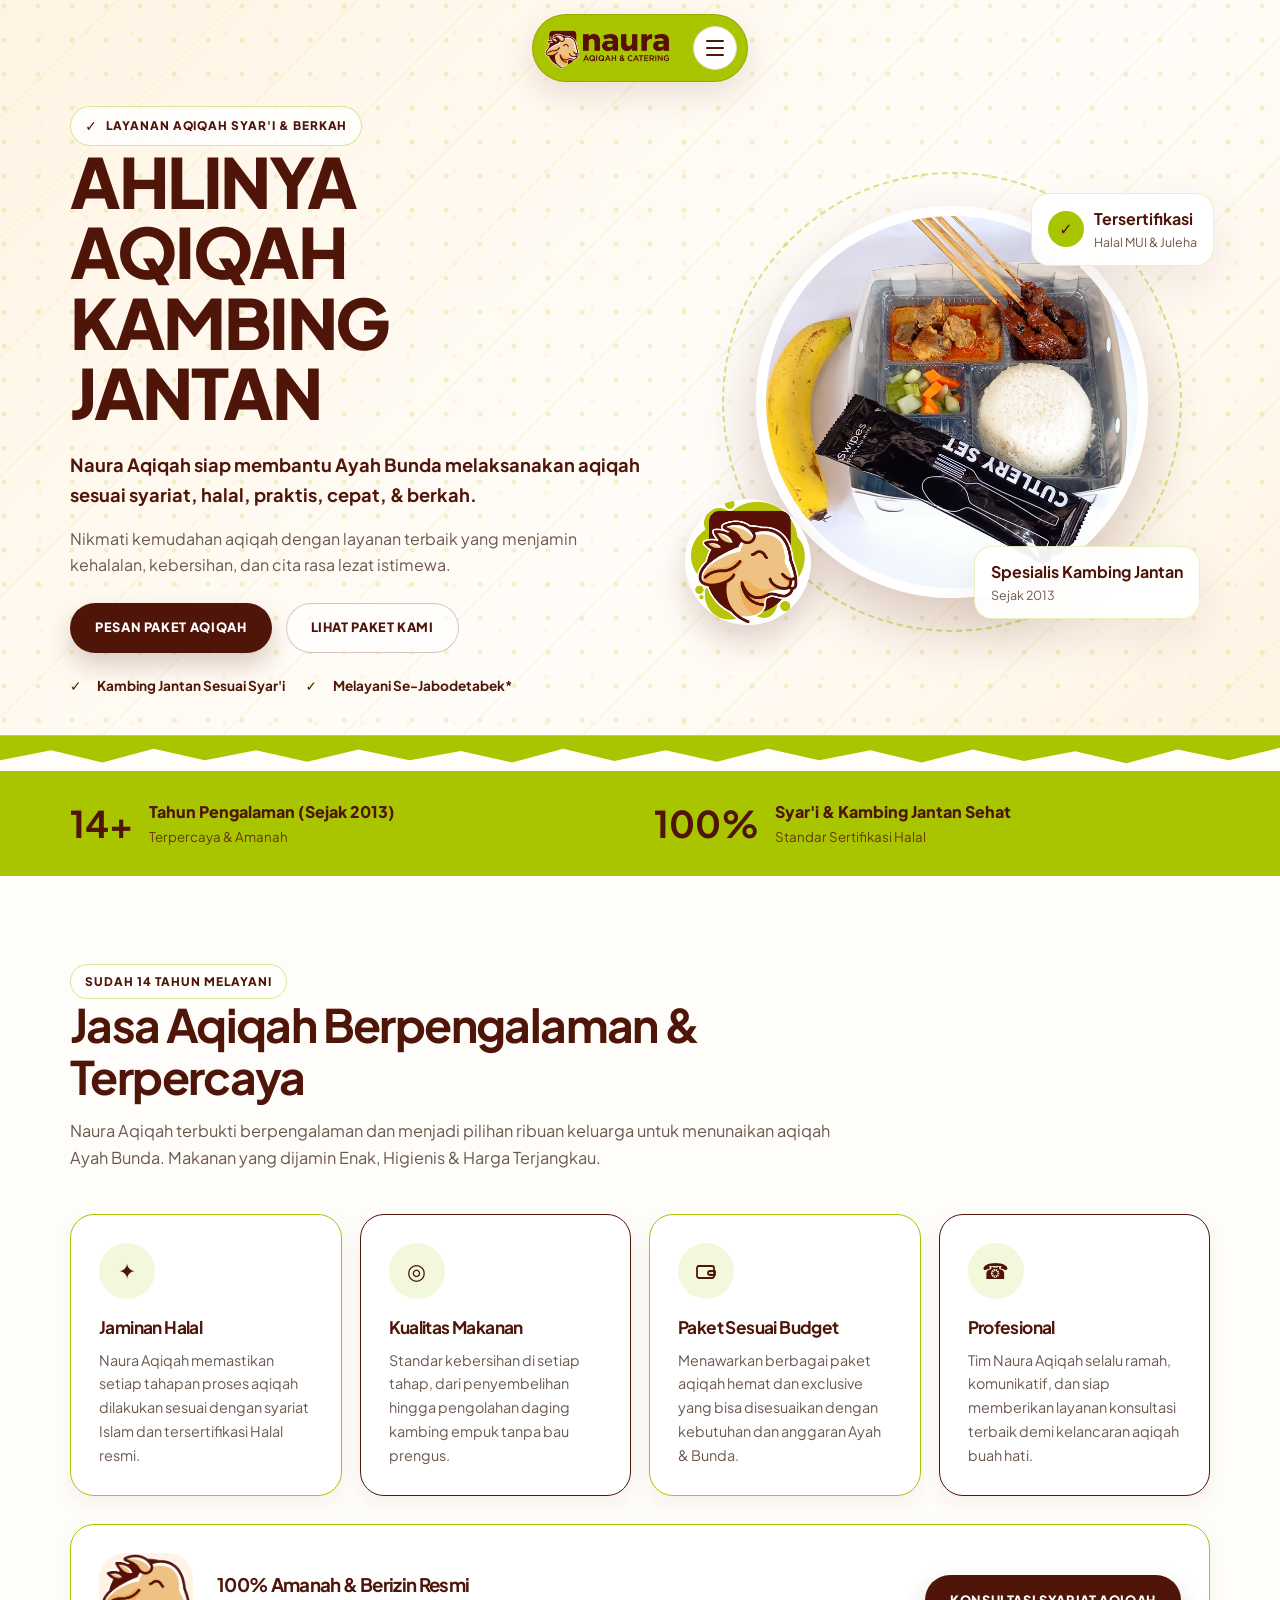
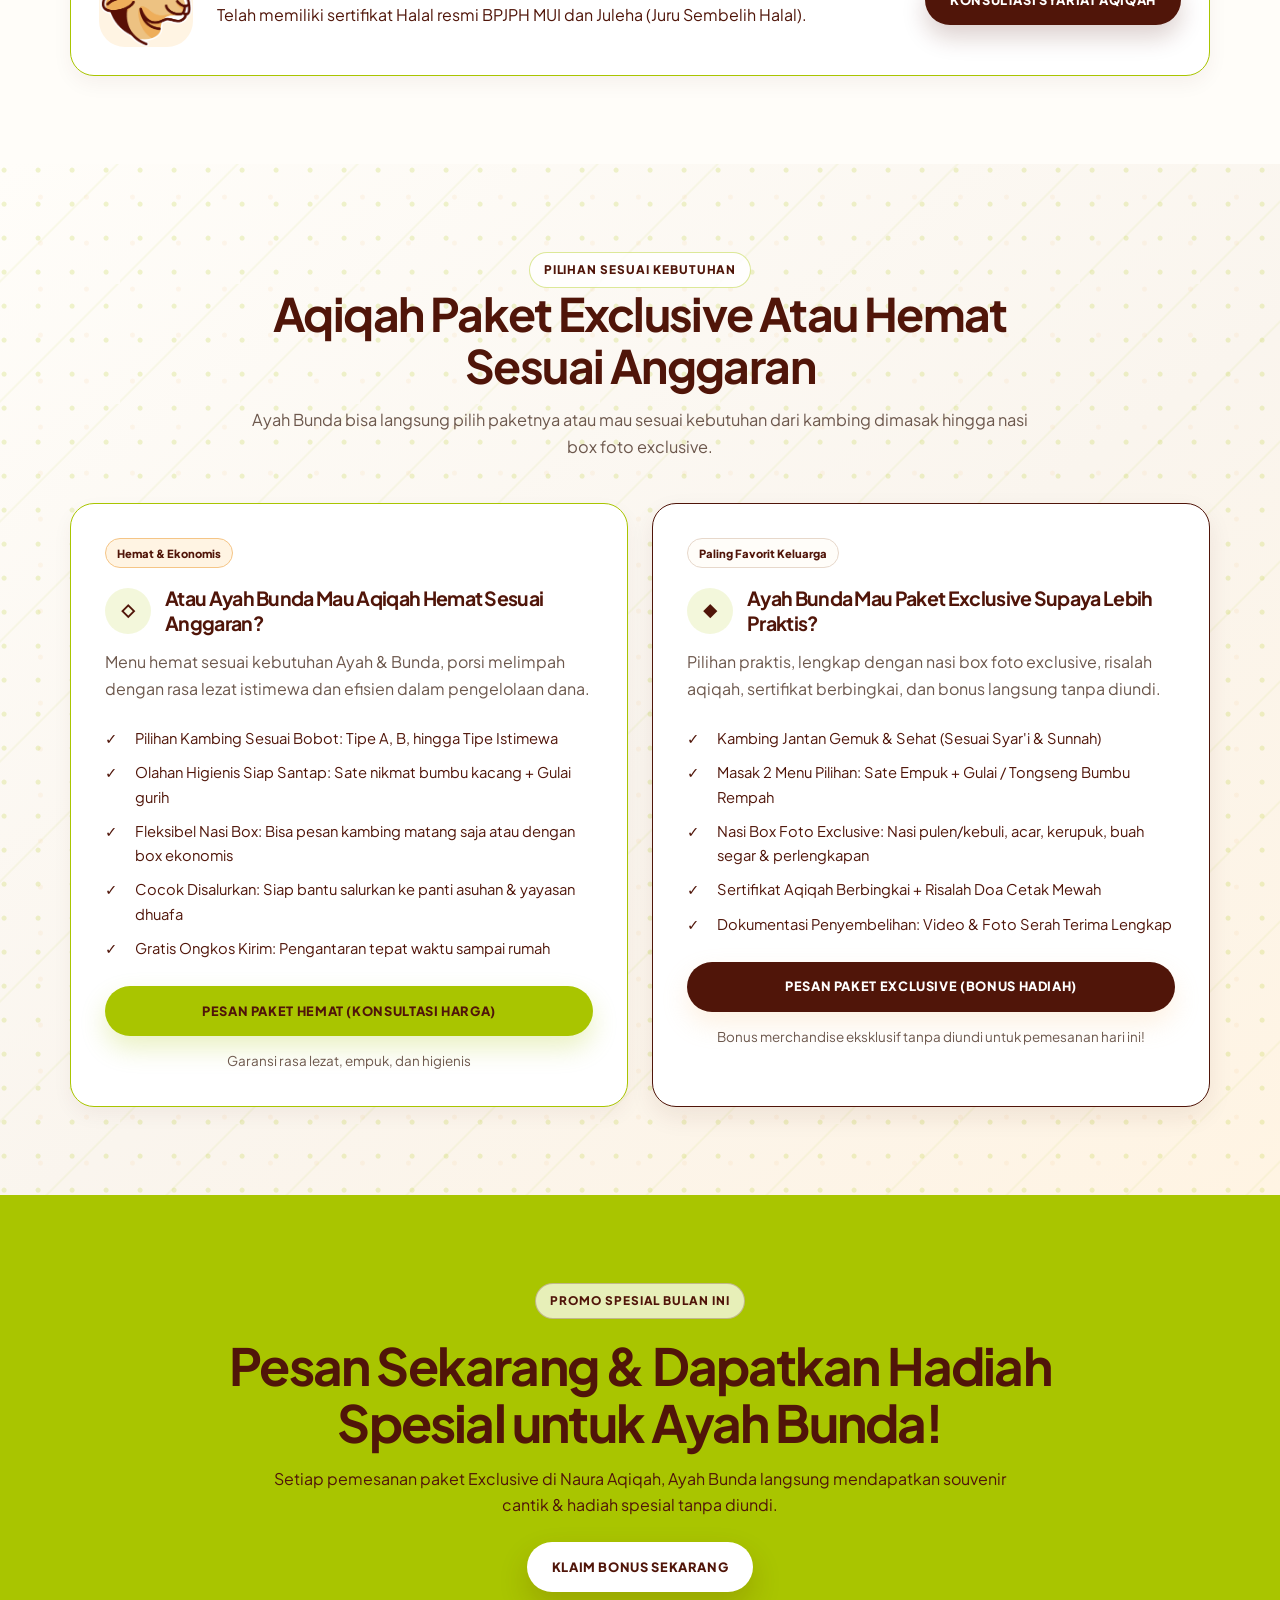
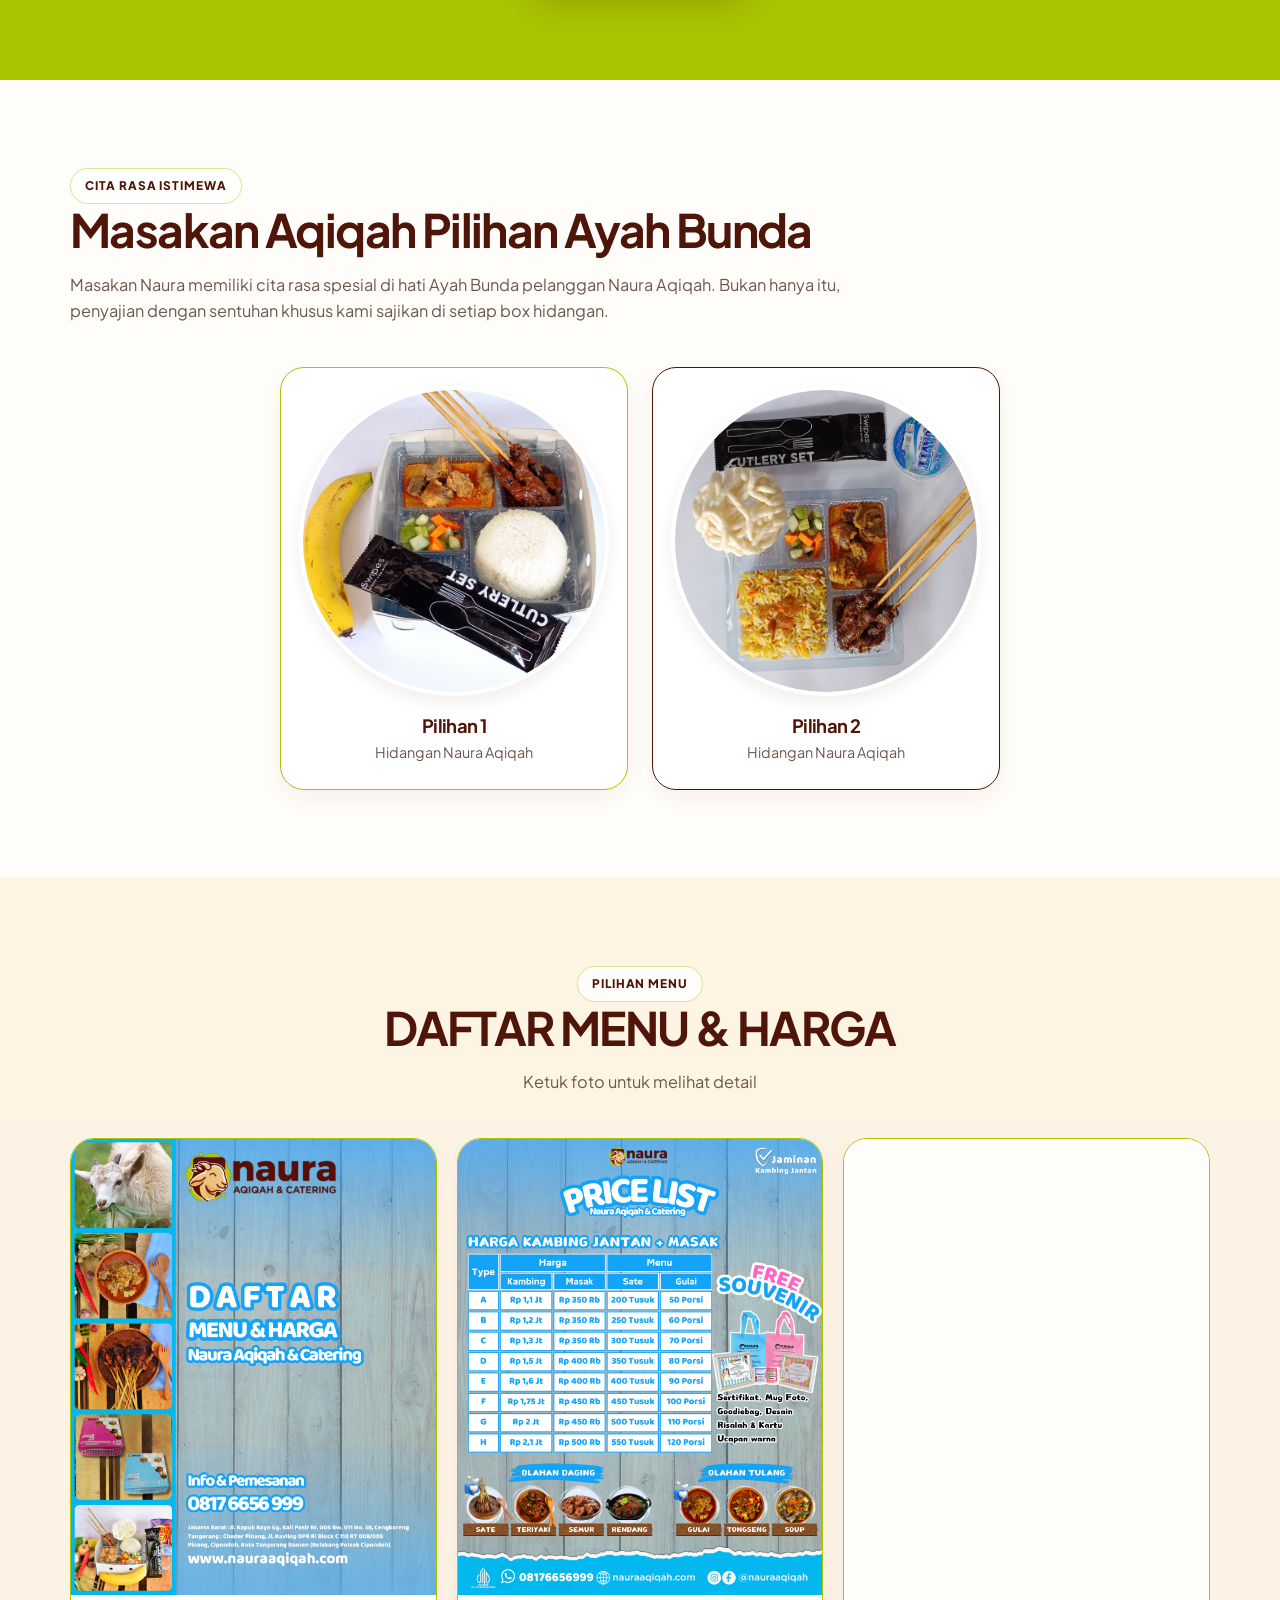
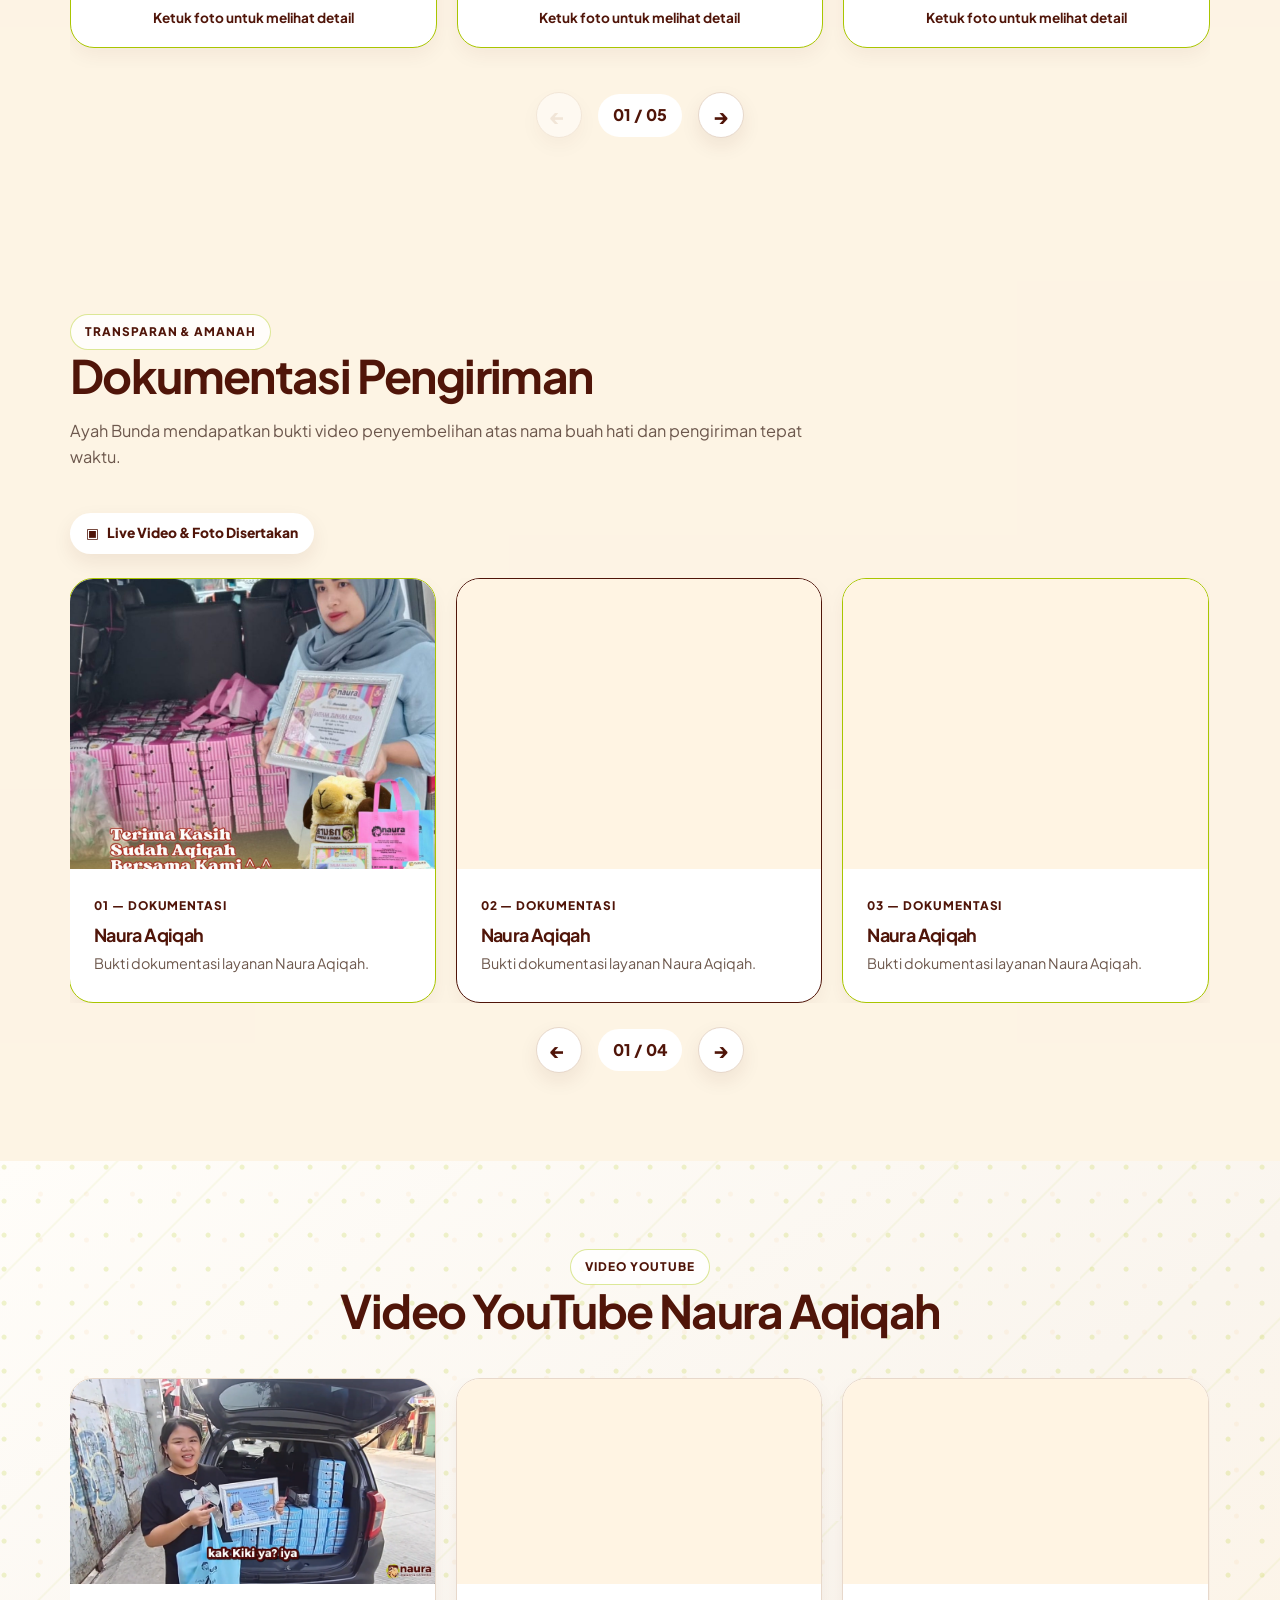
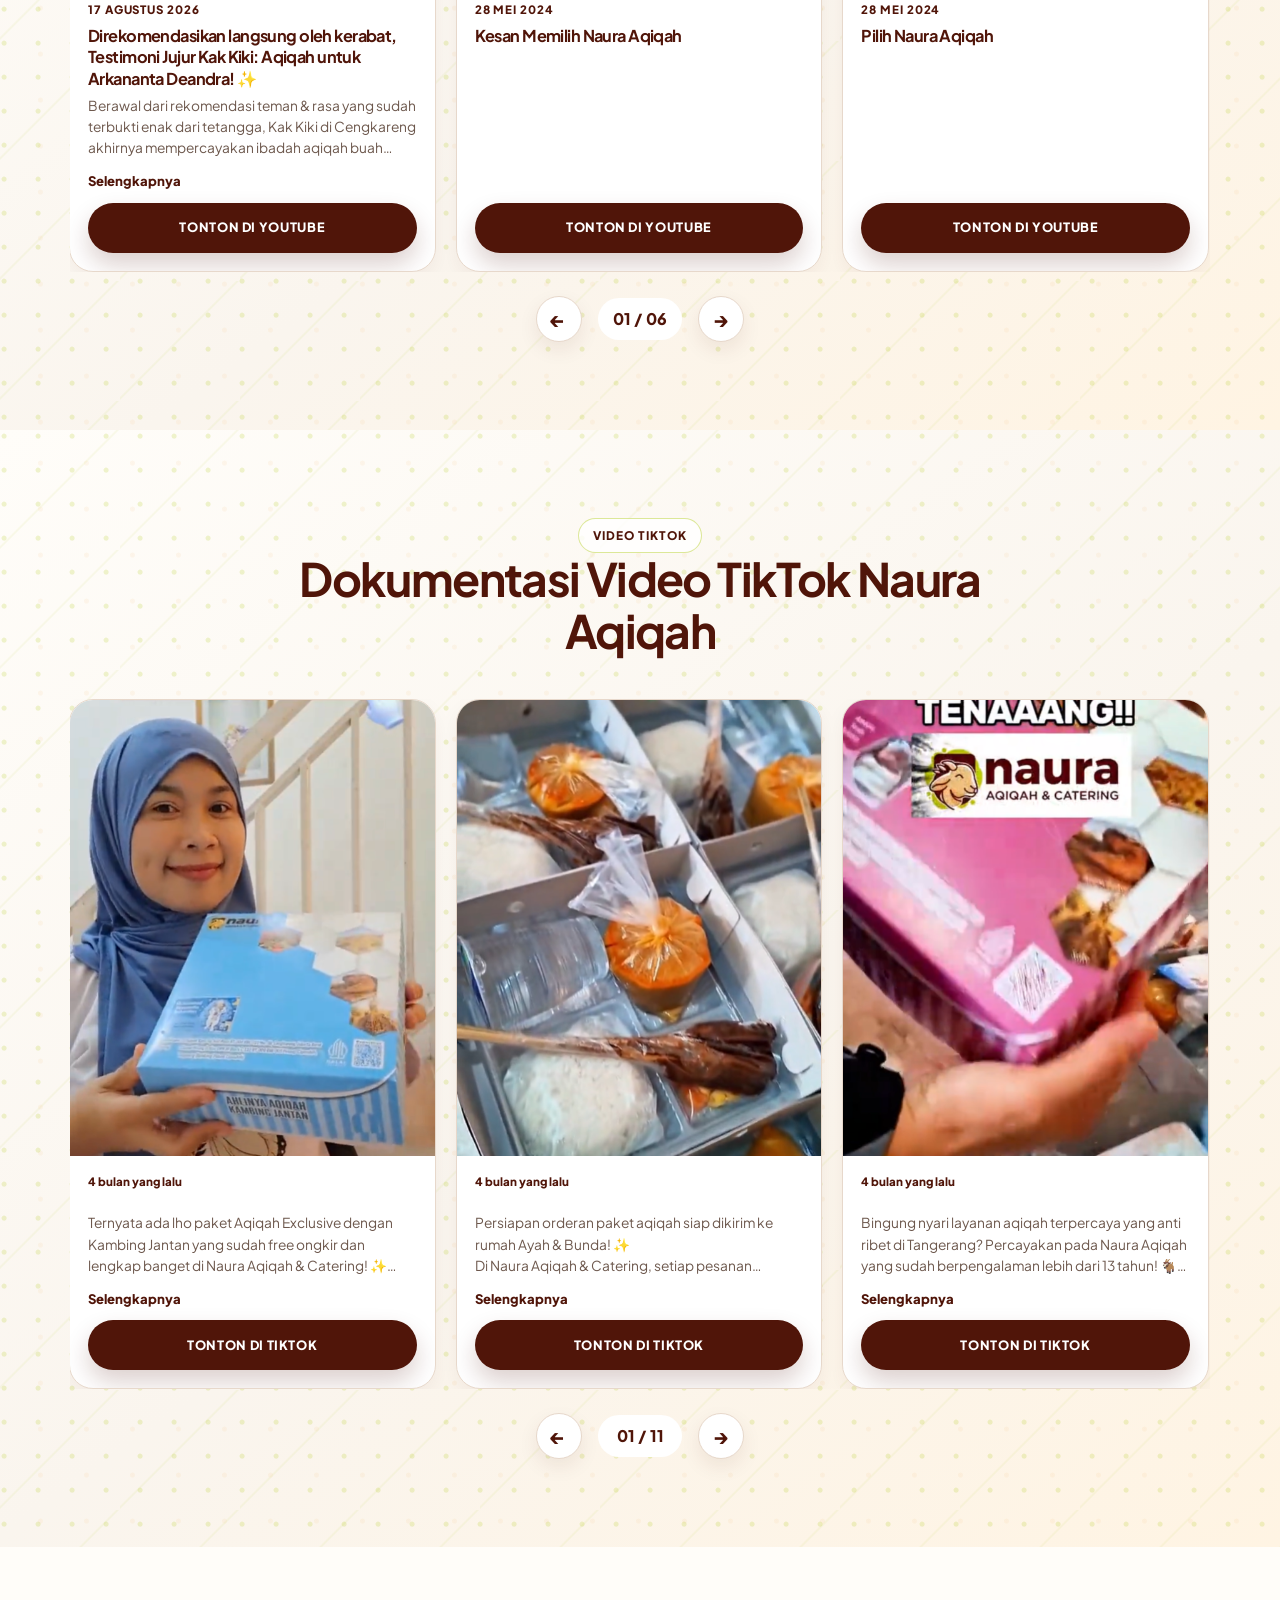
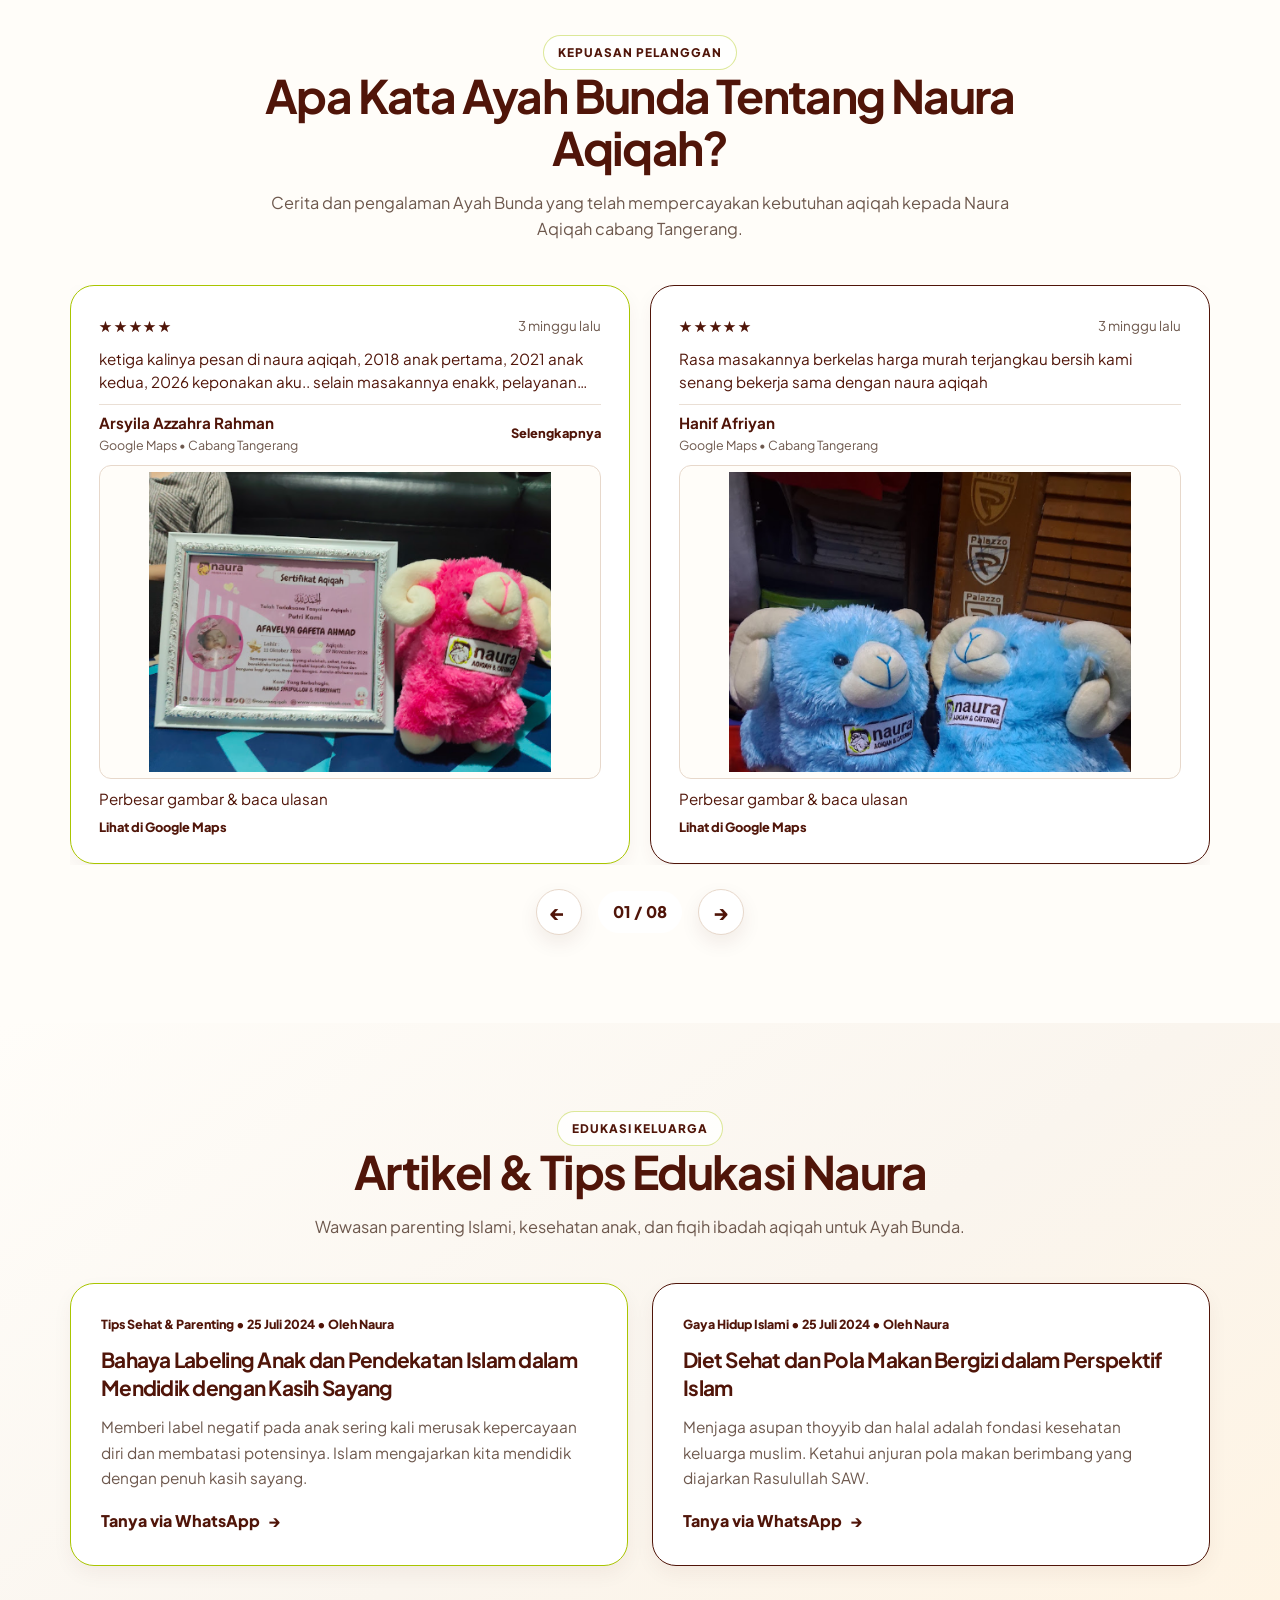
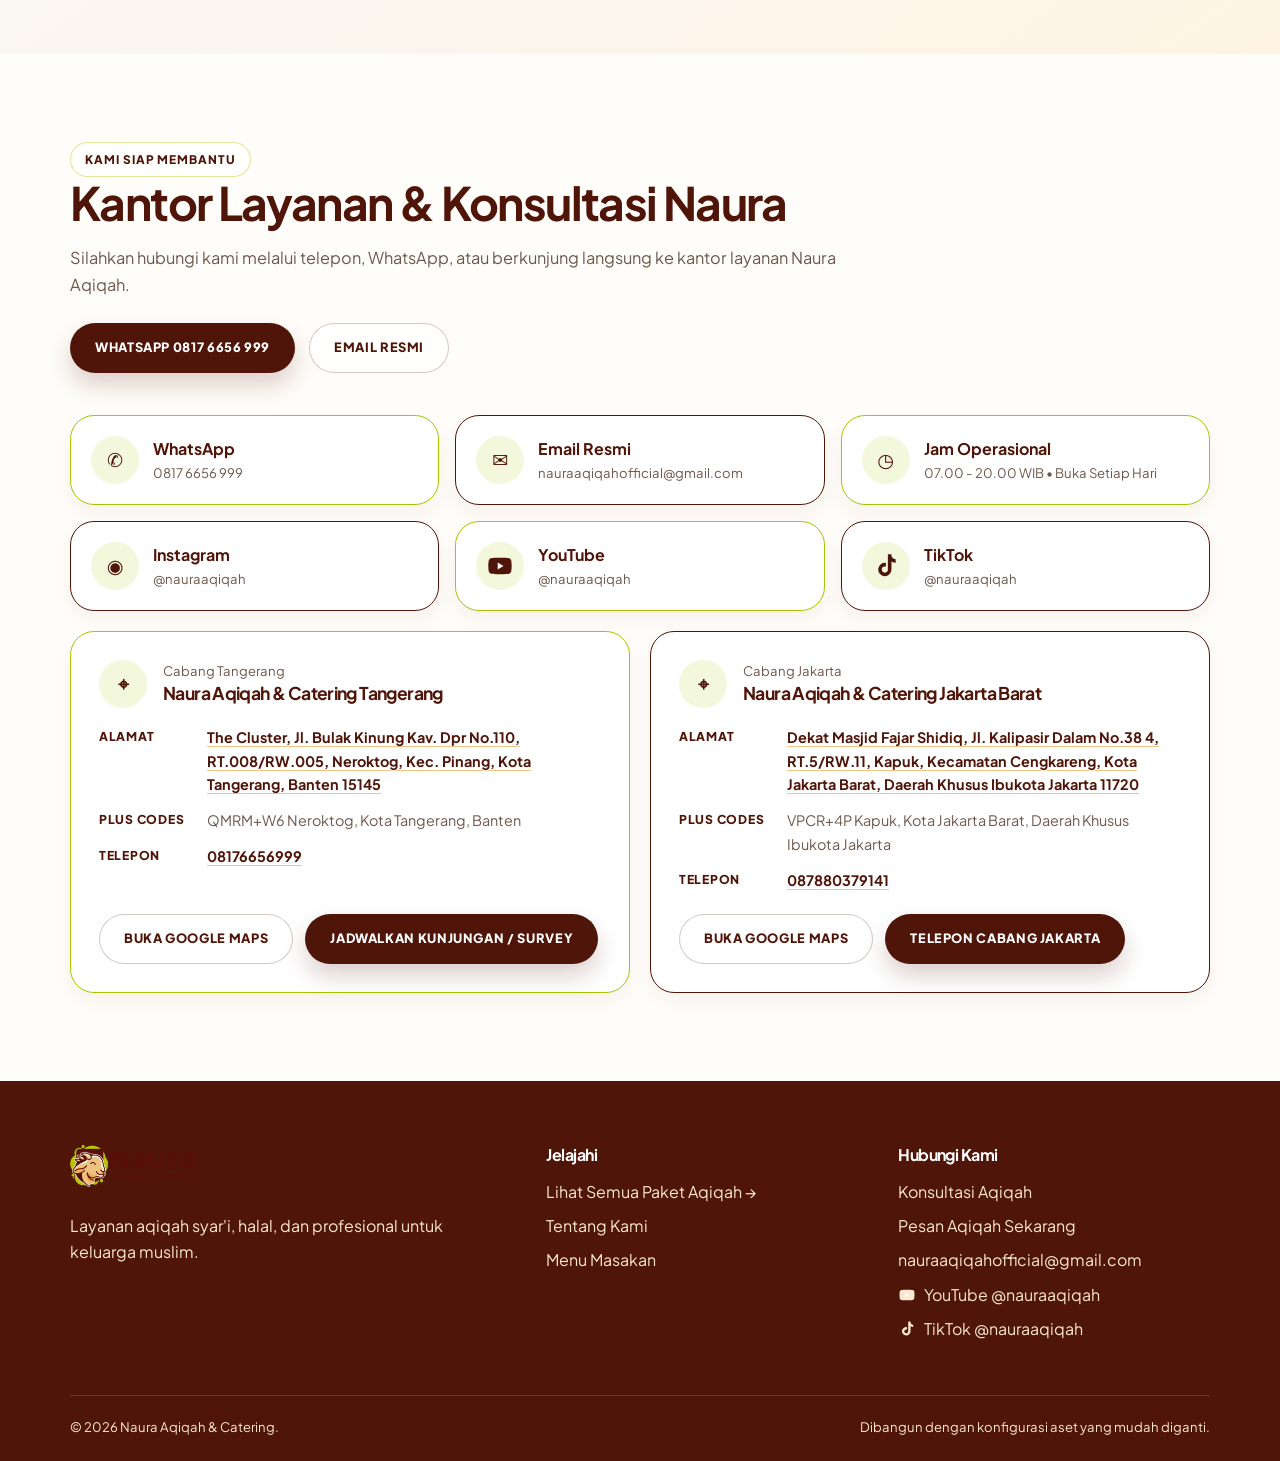
<file: index.html>
<!doctype html>
<html lang="id">

<head>
    <meta charset="utf-8">
    <meta name="viewport" content="width=device-width, initial-scale=1">
    <meta name="description"
        content="Naura Aqiqah — layanan aqiqah syar'i, halal, dan profesional dengan pengiriman dokumentasi lengkap.">
    <link rel="icon" type="image/png" href="assets/img/logo/iconnauraaqiqah-full.png">
    <link rel="preconnect" href="https://fonts.googleapis.com">
    <link rel="preconnect" href="https://fonts.gstatic.com" crossorigin>
    <link href="https://fonts.googleapis.com/css2?family=Plus+Jakarta+Sans:wght@400;500;600;700;800;900&display=swap"
        rel="stylesheet">
    <title>Naura Aqiqah &amp; Catering — Ahlinya Aqiqah Kambing Jantan</title>
    <link rel="stylesheet" href="css/style.css?v=20261127j">
    <script src="js/assets.js?v=20261127j" defer></script>
    <script src="js/site.js?v=20261127j" defer></script>
</head>

<body>
    <a class="skip-link" href="#main">Lewati ke konten</a>
    <header class="site-header" id="top">
        <div class="container header-inner" data-nav-mode="split">
            <a class="brand" href="#top" aria-label="Naura Aqiqah, kembali ke atas">
                <span class="asset-slot brand-slot" data-asset="logo"></span>
            </a>
            <nav class="site-nav" id="site-nav" aria-label="Navigasi utama" aria-hidden="true" inert>
                <a href="#main">Beranda</a>
                <a href="#tentang-kami">Tentang</a>
                <a href="#paketaqiqah">Paket Aqiqah</a>
                <a href="#masakan">Menu Masakan</a>
                <a href="#dokumentasi">Dokumentasi</a>
                <a href="#testimoni">Testimoni</a>
                <a href="#artikel">Artikel</a>
                <a href="#kontak"><span class="nav-label-desktop">Hubungi Kami</span><span
                        class="nav-label-mobile">Hubungi Kami</span></a>
                <a class="nav-cta"
                    href="https://api.whatsapp.com/send/?phone=628176656999&amp;text=Saya%20Pesan%20Paket%20Aqiqah&amp;type=phone_number&amp;app_absent=0"
                    target="_blank" rel="noopener">Pesan Paket</a>
            </nav>
            <button class="nav-toggle" type="button" aria-expanded="false" aria-controls="site-nav"
                aria-label="Tampilkan navigasi">
                <span></span><span></span><span></span>
            </button>
        </div>
    </header>

    <main id="main">
        <section class="hero section-pattern" aria-labelledby="hero-title">
            <div class="container hero-grid">
                <div class="hero-copy">
                    <span class="eyebrow"><span class="eyebrow-icon" aria-hidden="true">✓</span> Layanan Aqiqah Syar'i
                        &amp; Berkah</span>
                    <h1 id="hero-title">Ahlinya Aqiqah <span>Kambing Jantan</span></h1>
                    <p class="hero-lead">Naura Aqiqah siap membantu Ayah Bunda melaksanakan aqiqah sesuai syariat,
                        halal, praktis, cepat, &amp; berkah.</p>
                    <!-- <ul class="hero-points" aria-label="Keunggulan layanan">
                        <li><span aria-hidden="true">✓</span> Mudah</li>
                        <li><span aria-hidden="true">⚡</span> Cepat</li>
                        <li><span aria-hidden="true">♥</span> Berkah</li>
                    </ul> -->
                    <p class="hero-note">Nikmati kemudahan aqiqah dengan layanan terbaik yang menjamin kehalalan,
                        kebersihan, dan cita rasa lezat istimewa.</p>
                    <div class="button-row">
                        <a class="btn btn-primary"
                            href="https://api.whatsapp.com/send/?phone=628176656999&amp;text=Saya+Pesan+Paket+Aqiqah+&amp;type=phone_number&amp;app_absent=0"
                            target="_blank" rel="noopener">Pesan Paket Aqiqah</a>
                        <a class="btn btn-outline" href="#paketaqiqah">Lihat Paket Kami</a>
                    </div>
                    <ul class="hero-checks">
                        <li>Kambing Jantan Sesuai Syar'i</li>
                        <li>Melayani Se-Jabodetabek*</li>
                    </ul>
                </div>
                <div class="hero-visual">
                    <div class="hero-orbit orbit-one" aria-hidden="true"></div>
                    <div class="hero-orbit orbit-two" aria-hidden="true"></div>
                    <div class="hero-photo asset-slot" data-asset="hero"></div>
                    <div class="hero-mascot asset-slot" data-asset="mascot"></div>
                    <div class="hero-badge">
                        <span class="badge-check" aria-hidden="true">✓</span>
                        <span><strong>Tersertifikasi</strong><small>Halal MUI &amp; Juleha</small></span>
                    </div>
                    <div class="hero-mini">
                        <strong>Spesialis Kambing Jantan</strong><small>Sejak 2013</small>
                    </div>
                </div>
            </div>
        </section>
        <div class="torn-band" aria-hidden="true"></div>
        <section class="trust-strip" aria-label="Ringkasan pengalaman Naura Aqiqah">
            <div class="container trust-grid">
                <div><strong id="years-experience">14+</strong><span>Tahun Pengalaman (Sejak
                        2013)</span><small>Terpercaya &amp;
                        Amanah</small></div>
                <div><strong>100%</strong><span>Syar'i &amp; Kambing Jantan Sehat</span><small>Standar Sertifikasi
                        Halal</small></div>
            </div>
        </section>

        <section class="section section-plain" id="tentang-kami" aria-labelledby="about-title">
            <div class="container">
                <div class="section-head">
                    <span class="eyebrow">Sudah 14 Tahun Melayani</span>
                    <h2 id="about-title">Jasa Aqiqah Berpengalaman &amp; Terpercaya</h2>
                    <p>Naura Aqiqah terbukti berpengalaman dan menjadi pilihan ribuan keluarga untuk menunaikan aqiqah
                        Ayah Bunda. Makanan yang dijamin Enak, Higienis &amp; Harga Terjangkau.</p>
                </div>
                <div class="feature-grid">
                    <article class="feature-card"><span class="feature-icon" aria-hidden="true">✦</span>
                        <h3>Jaminan Halal</h3>
                        <p>Naura Aqiqah memastikan setiap tahapan proses aqiqah dilakukan sesuai dengan syariat Islam
                            dan tersertifikasi Halal resmi.</p>
                    </article>
                    <article class="feature-card"><span class="feature-icon" aria-hidden="true">◎</span>
                        <h3>Kualitas Makanan</h3>
                        <p>Standar kebersihan di setiap tahap, dari penyembelihan hingga pengolahan daging kambing
                            empuk tanpa bau prengus.</p>
                    </article>
                    <article class="feature-card"><span class="feature-icon" aria-hidden="true"><svg viewBox="0 0 24 24"
                                width="24" height="24" fill="none" stroke="currentColor" stroke-width="1.8"
                                stroke-linecap="round" stroke-linejoin="round" aria-hidden="true">
                                <path d="M4 7h14a2 2 0 0 1 2 2v8a2 2 0 0 1-2 2H5a2 2 0 0 1-2-2V9a2 2 0 0 1 2-2Z" />
                                <path d="M16 12h5v4h-5a2 2 0 0 1 0-4Z" />
                                <circle cx="17" cy="14" r="0.6" fill="currentColor" stroke="none" />
                            </svg></span>
                        <h3>Paket Sesuai Budget</h3>
                        <p>Menawarkan berbagai paket aqiqah hemat dan exclusive yang bisa disesuaikan dengan kebutuhan
                            dan anggaran Ayah &amp; Bunda.</p>
                    </article>
                    <article class="feature-card"><span class="feature-icon" aria-hidden="true">☎</span>
                        <h3>Profesional</h3>
                        <p>Tim Naura Aqiqah selalu ramah, komunikatif, dan siap memberikan layanan konsultasi terbaik
                            demi kelancaran aqiqah buah hati.</p>
                    </article>
                </div>
                <div class="spotlight">
                    <div class="spotlight-icon asset-slot" data-asset="aboutIcon"></div>
                    <div class="spotlight-copy">
                        <h3>100% Amanah &amp; Berizin Resmi</h3>
                        <p>Telah memiliki sertifikat Halal resmi BPJPH MUI dan Juleha (Juru Sembelih Halal).</p>
                    </div>
                    <a class="btn btn-primary"
                        href="https://api.whatsapp.com/send/?phone=628176656999&amp;text=Halo+Naura+Aqiqah,+saya+ingin+tanya+sertifikasi+dan+proses+aqiqah"
                        target="_blank" rel="noopener">Konsultasi Syariat Aqiqah</a>
                </div>
            </div>
        </section>

        <section class="section section-pattern section-subtle" id="paketaqiqah" aria-labelledby="package-title">
            <div class="container">
                <div class="section-head center">
                    <span class="eyebrow">Pilihan Sesuai Kebutuhan</span>
                    <h2 id="package-title">Aqiqah Paket Exclusive Atau Hemat Sesuai Anggaran</h2>
                    <p>Ayah Bunda bisa langsung pilih paketnya atau mau sesuai kebutuhan dari kambing dimasak hingga
                        nasi box foto exclusive.</p>
                </div>
                <div class="package-grid">
                    <article class="package-card">
                        <span class="package-tag soft">Hemat &amp; Ekonomis</span>
                        <div class="package-heading"><span class="package-icon" aria-hidden="true">◇</span>
                            <h3>Atau Ayah Bunda Mau Aqiqah Hemat Sesuai Anggaran?</h3>
                        </div>
                        <p>Menu hemat sesuai kebutuhan Ayah &amp; Bunda, porsi melimpah dengan rasa lezat istimewa dan
                            efisien dalam pengelolaan dana.</p>
                        <ul class="check-list">
                            <li>Pilihan Kambing Sesuai Bobot: Tipe A, B, hingga Tipe Istimewa</li>
                            <li>Olahan Higienis Siap Santap: Sate nikmat bumbu kacang + Gulai gurih</li>
                            <li>Fleksibel Nasi Box: Bisa pesan kambing matang saja atau dengan box ekonomis</li>
                            <li>Cocok Disalurkan: Siap bantu salurkan ke panti asuhan &amp; yayasan dhuafa</li>
                            <li>Gratis Ongkos Kirim: Pengantaran tepat waktu sampai rumah</li>
                        </ul>
                        <a class="btn btn-cyan"
                            href="https://api.whatsapp.com/send/?phone=628176656999&amp;text=Saya+Pesan+Paket+Aqiqah+Hemat&amp;type=phone_number&amp;app_absent=0"
                            target="_blank" rel="noopener">Pesan Paket Hemat (Konsultasi Harga)</a>
                        <p class="package-foot">Garansi rasa lezat, empuk, dan higienis</p>
                    </article>
                    <article class="package-card featured">
                        <span class="package-tag">Paling Favorit Keluarga</span>
                        <div class="package-heading"><span class="package-icon" aria-hidden="true">◆</span>
                            <h3>Ayah Bunda Mau Paket Exclusive Supaya Lebih Praktis?</h3>
                        </div>
                        <p>Pilihan praktis, lengkap dengan nasi box foto exclusive, risalah aqiqah, sertifikat
                            berbingkai, dan bonus langsung tanpa diundi.</p>
                        <ul class="check-list">
                            <li>Kambing Jantan Gemuk &amp; Sehat (Sesuai Syar'i &amp; Sunnah)</li>
                            <li>Masak 2 Menu Pilihan: Sate Empuk + Gulai / Tongseng Bumbu Rempah</li>
                            <li>Nasi Box Foto Exclusive: Nasi pulen/kebuli, acar, kerupuk, buah segar &amp;
                                perlengkapan</li>
                            <li>Sertifikat Aqiqah Berbingkai + Risalah Doa Cetak Mewah</li>
                            <li>Dokumentasi Penyembelihan: Video &amp; Foto Serah Terima Lengkap</li>
                        </ul>
                        <a class="btn btn-pink"
                            href="https://api.whatsapp.com/send/?phone=628176656999&amp;text=Saya+Pesan+Paket+Aqiqah+Exclusive&amp;type=phone_number&amp;app_absent=0"
                            target="_blank" rel="noopener">Pesan Paket Exclusive (Bonus Hadiah)</a>
                        <p class="package-foot">Bonus merchandise eksklusif tanpa diundi untuk pemesanan hari ini!</p>
                    </article>
                </div>
            </div>
        </section>

        <section class="section gift-section" id="cta-hadiah" aria-labelledby="gift-title">
            <div class="container gift-inner">
                <span class="eyebrow light">Promo Spesial Bulan Ini</span>
                <h2 id="gift-title">Pesan Sekarang &amp; Dapatkan Hadiah Spesial untuk Ayah Bunda!</h2>
                <p>Setiap pemesanan paket Exclusive di Naura Aqiqah, Ayah Bunda langsung mendapatkan souvenir cantik
                    &amp; hadiah spesial tanpa diundi.</p>
                <a class="btn btn-white"
                    href="https://api.whatsapp.com/send/?phone=628176656999&amp;text=Saya+Pesan+Aqiqah+Dapat+Bonus+&amp;type=phone_number&amp;app_absent=0"
                    target="_blank" rel="noopener">Klaim Bonus Sekarang</a>
            </div>
        </section>

        <section class="section section-plain" id="masakan" aria-labelledby="menu-title">
            <div class="container">
                <div class="section-head">
                    <span class="eyebrow">Cita Rasa Istimewa</span>
                    <h2 id="menu-title">Masakan Aqiqah Pilihan Ayah Bunda</h2>
                    <p>Masakan Naura memiliki cita rasa spesial di hati Ayah Bunda pelanggan Naura Aqiqah. Bukan hanya
                        itu, penyajian dengan sentuhan khusus kami sajikan di setiap box hidangan.</p>
                </div>
                <div class="menu-grid">
                    <article class="menu-card">
                        <div class="menu-photo asset-slot" data-asset="menu1"></div>
                        <h3>Pilihan 1</h3>
                        <p>Hidangan Naura Aqiqah</p>
                    </article>
                    <article class="menu-card">
                        <div class="menu-photo asset-slot" data-asset="menu2"></div>
                        <h3>Pilihan 2</h3>
                        <p>Hidangan Naura Aqiqah</p>
                    </article>
                </div>
            </div>
        </section>

        <section class="section section-soft" id="daftar-menu-harga" aria-labelledby="menu-price-title">
            <div class="container">
                <div class="section-head center">
                    <span class="eyebrow">Pilihan Menu</span>
                    <h2 id="menu-price-title">DAFTAR MENU &amp; HARGA</h2>
                    <p>Ketuk foto untuk melihat detail</p>
                </div>
                <div class="doc-carousel menu-price-carousel" data-carousel="menu-harga" aria-roledescription="carousel"
                    aria-label="Daftar menu dan harga Naura Aqiqah">
                    <div class="doc-viewport menu-price-viewport">
                        <div class="doc-track menu-price-track">
                            <article class="doc-card menu-price-card">
                                <button class="menu-price-photo" type="button" aria-haspopup="dialog"
                                    aria-label="Lihat detail daftar menu dan harga 1"><img src="assets/img/section-menu/1.png"
                                        alt="Daftar menu dan harga Naura Aqiqah 1" loading="lazy" decoding="async"></button>
                                <span class="menu-price-hint">Ketuk foto untuk melihat detail</span>
                            </article>
                            <article class="doc-card menu-price-card">
                                <button class="menu-price-photo" type="button" aria-haspopup="dialog"
                                    aria-label="Lihat detail daftar menu dan harga 2"><img src="assets/img/section-menu/2.png"
                                        alt="Daftar menu dan harga Naura Aqiqah 2" loading="lazy" decoding="async"></button>
                                <span class="menu-price-hint">Ketuk foto untuk melihat detail</span>
                            </article>
                            <article class="doc-card menu-price-card">
                                <button class="menu-price-photo" type="button" aria-haspopup="dialog"
                                    aria-label="Lihat detail daftar menu dan harga 3"><img src="assets/img/section-menu/3.png"
                                        alt="Daftar menu dan harga Naura Aqiqah 3" loading="lazy" decoding="async"></button>
                                <span class="menu-price-hint">Ketuk foto untuk melihat detail</span>
                            </article>
                            <article class="doc-card menu-price-card">
                                <button class="menu-price-photo" type="button" aria-haspopup="dialog"
                                    aria-label="Lihat detail daftar menu dan harga 4"><img src="assets/img/section-menu/4.jpg"
                                        alt="Daftar menu dan harga Naura Aqiqah 4" loading="lazy" decoding="async"></button>
                                <span class="menu-price-hint">Ketuk foto untuk melihat detail</span>
                            </article>
                            <article class="doc-card menu-price-card">
                                <button class="menu-price-photo" type="button" aria-haspopup="dialog"
                                    aria-label="Lihat detail daftar menu dan harga 5"><img src="assets/img/section-menu/5.jpg"
                                        alt="Daftar menu dan harga Naura Aqiqah 5" loading="lazy" decoding="async"></button>
                                <span class="menu-price-hint">Ketuk foto untuk melihat detail</span>
                            </article>
                        </div>
                    </div>
                    <div class="doc-controls menu-price-controls">
                        <button class="doc-control menu-price-prev" type="button" disabled
                            aria-label="Menu dan harga sebelumnya"><span aria-hidden="true">←</span></button>
                        <div class="doc-counter menu-price-counter" aria-live="polite">01 / 05</div>
                        <button class="doc-control menu-price-next" type="button"
                            aria-label="Menu dan harga berikutnya"><span aria-hidden="true">→</span></button>
                    </div>
                    <dialog class="menu-preview-dialog" id="menu-preview-dialog" aria-labelledby="menu-preview-title">
                        <button class="menu-preview-close" type="button" aria-label="Tutup preview menu dan harga">
                            <svg aria-hidden="true" viewBox="0 0 24 24" width="20" height="20" focusable="false">
                                <path d="M6 6L18 18M18 6L6 18" fill="none" stroke="currentColor" stroke-width="2"
                                    stroke-linecap="round" />
                            </svg>
                        </button>
                        <div class="menu-preview-head">
                            <h2 id="menu-preview-title">DAFTAR MENU &amp; HARGA</h2>
                            <div class="menu-preview-indicator" aria-live="polite">01 / 05</div>
                        </div>
                        <div class="menu-preview-stage">
                            <img class="menu-preview-image" alt="" draggable="false">
                        </div>
                        <div class="menu-preview-controls">
                            <button class="menu-preview-nav menu-preview-prev" type="button" disabled
                                aria-label="Menu sebelumnya">‹</button>
                            <button class="menu-preview-nav menu-preview-next" type="button"
                                aria-label="Menu berikutnya">›</button>
                        </div>
                    </dialog>
                </div>
            </div>
        </section>

        <section class="section section-soft" id="dokumentasi" aria-labelledby="docs-title">
            <div class="container">
                <div class="section-head">
                    <span class="eyebrow">Transparan &amp; Amanah</span>
                    <h2 id="docs-title">Dokumentasi Pengiriman</h2>
                    <p>Ayah Bunda mendapatkan bukti video penyembelihan atas nama buah hati dan pengiriman tepat waktu.
                    </p>
                </div>
                <div class="doc-note"><span aria-hidden="true">▣</span> Live Video &amp; Foto Disertakan</div>
                <div class="doc-carousel" data-carousel="docs" aria-roledescription="carousel"
                    aria-label="Dokumentasi pengiriman">
                    <div class="doc-viewport">
                        <div class="doc-track">
                            <article class="doc-card">
                                <div class="doc-photo asset-slot" data-asset="doc1"></div>
                                <div class="doc-body"><span>01 — Dokumentasi</span>
                                    <h3>Naura Aqiqah</h3>
                                    <p>Bukti dokumentasi layanan Naura Aqiqah.</p>
                                </div>
                            </article>
                            <article class="doc-card">
                                <div class="doc-photo asset-slot" data-asset="doc2"></div>
                                <div class="doc-body"><span>02 — Dokumentasi</span>
                                    <h3>Naura Aqiqah</h3>
                                    <p>Bukti dokumentasi layanan Naura Aqiqah.</p>
                                </div>
                            </article>
                            <article class="doc-card">
                                <div class="doc-photo asset-slot" data-asset="doc3"></div>
                                <div class="doc-body"><span>03 — Dokumentasi</span>
                                    <h3>Naura Aqiqah</h3>
                                    <p>Bukti dokumentasi layanan Naura Aqiqah.</p>
                                </div>
                            </article>
                            <article class="doc-card">
                                <div class="doc-photo asset-slot" data-asset="doc4"></div>
                                <div class="doc-body"><span>04 — Dokumentasi</span>
                                    <h3>Naura Aqiqah</h3>
                                    <p>Bukti dokumentasi layanan Naura Aqiqah.</p>
                                </div>
                            </article>
                        </div>
                    </div>
                    <div class="doc-controls">
                        <button class="doc-control doc-prev" type="button"
                            aria-label="Foto dokumentasi sebelumnya"><span aria-hidden="true">←</span></button>
                        <div class="doc-counter" aria-live="polite">01 / 04</div>
                        <button class="doc-control doc-next" type="button"
                            aria-label="Foto dokumentasi berikutnya"><span aria-hidden="true">→</span></button>
                    </div>
                </div>
            </div>
        </section>

        <section class="section section-pattern section-subtle" id="video-youtube" aria-labelledby="youtube-title">
            <div class="container">
                <div class="section-head center">
                    <span class="eyebrow">Video YouTube</span>
                    <h2 id="youtube-title">Video YouTube Naura Aqiqah</h2>
                </div>
                <div class="yt-carousel" data-carousel="youtube" aria-roledescription="carousel"
                    aria-label="Video YouTube Naura Aqiqah">
                    <div class="yt-viewport">
                        <div class="yt-track">
                            <article class="yt-card">
                                <div class="yt-media">
                                    <img src="assets/img/youtube/youtube-testimoni-kak-kiki.png"
                                        alt="Video Direkomendasikan langsung oleh kerabat, Testimoni Jujur Kak Kiki: Aqiqah untuk Arkananta Deandra!"
                                        loading="lazy" decoding="async">
                                </div>
                                <div class="yt-body"><span class="yt-meta">17 Agustus 2026</span>
                                    <h3>Direkomendasikan langsung oleh kerabat, Testimoni Jujur Kak Kiki: Aqiqah untuk
                                        Arkananta Deandra! ✨</h3>
                                    <p class="yt-desc">Berawal dari rekomendasi teman &amp; rasa yang sudah terbukti enak
                                        dari tetangga, Kak Kiki di Cengkareng akhirnya mempercayakan ibadah aqiqah buah
                                        hatinya kepada Naura Aqiqah! 🐐✨<br>Katanya, harga segitu worth it banget dan
                                        rasa olahannya mantap!<br>Terima kasih Kak Kiki &amp; keluarga sudah
                                        mempercayakan Naura Aqiqah.<br>📌 Naura Aqiqah - Ahlinya Kambing
                                        Jantan!<br>📲 Hubungi kami untuk info &amp; pemesanan aqiqah praktis, syar'i,
                                        dan lezat.<br>#aqiqahjakarta #aqiqah #aqiqahonline #aqiqahberkah
                                        #aqiqahcengkareng                                    </p>
                                    <span class="yt-more-row"><button class="yt-more" type="button" aria-haspopup="dialog" hidden>Selengkapnya</button></span>
                                    <a class="btn btn-primary yt-link"
                                        href="https://youtu.be/1C1w15u78fM?si=e50d8BydlfvJm2w4" target="_blank"
                                        rel="noopener">Tonton di YouTube</a>
                                </div>
                            </article>
                            <article class="yt-card">
                                <div class="yt-media">
                                    <img src="assets/img/youtube/youtube-kesan-memilih-naura-aqiqah.png"
                                        alt="Video Kesan Memilih Naura Aqiqah" loading="lazy" decoding="async">
                                </div>
                                <div class="yt-body"><span class="yt-meta">28 Mei 2024</span>
                                    <h3>Kesan Memilih Naura Aqiqah</h3>
                                    <p class="yt-desc"></p>
                                    <span class="yt-more-row"><button class="yt-more" type="button" aria-haspopup="dialog" hidden>Selengkapnya</button></span>
                                    <a class="btn btn-primary yt-link"
                                        href="https://youtu.be/l3v5TdCkG5w?si=7hvphKDWUQobgh8s" target="_blank"
                                        rel="noopener">Tonton di YouTube</a>
                                </div>
                            </article>
                            <article class="yt-card">
                                <div class="yt-media">
                                    <img src="assets/img/youtube/youtube-pilih-naura-aqiqah.png"
                                        alt="Video Pilih Naura Aqiqah" loading="lazy" decoding="async">
                                </div>
                                <div class="yt-body"><span class="yt-meta">28 Mei 2024</span>
                                    <h3>Pilih Naura Aqiqah</h3>
                                    <p class="yt-desc"></p>
                                    <span class="yt-more-row"><button class="yt-more" type="button" aria-haspopup="dialog" hidden>Selengkapnya</button></span>
                                    <a class="btn btn-primary yt-link"
                                        href="https://youtu.be/slFoTFV_wFA?si=qtqiRvaTrIsVRShk" target="_blank"
                                        rel="noopener">Tonton di YouTube</a>
                                </div>
                            </article>
                            <article class="yt-card">
                                <div class="yt-media">
                                    <img src="assets/img/youtube/youtube-berbagi-kebahagiaan.png"
                                        alt="Video Berbagi Kebahagiaan, Menjemput Keberkahan" loading="lazy"
                                        decoding="async">
                                </div>
                                <div class="yt-body"><span class="yt-meta">16 Juni 2026</span>
                                    <h3>Berbagi Kebahagiaan, Menjemput Keberkahan ✨</h3>
                                    <p class="yt-desc">Alhamdulillah, amanah penyaluran nasi box Aqiqah dari Ayah &amp;
                                        Bunda untuk si kecil ARSYANJUNO KURNIAWAN telah ditunaikan dengan lancar ke
                                        Panti Asuhan.<br>Melihat senyum bahagia adik-adik di panti asuhan menjadi
                                        kebahagiaan tersendiri bagi kami. Terima kasih kepada Ayah &amp; Bunda yang telah
                                        mempercayakan momen spesial ini bersama Naura Aqiqah.<br>Semoga setiap kotak yang
                                        dibagikan menjadi wasilah gugurnya dosa, pelipat ganda pahala, dan semoga si
                                        kecil tumbuh menjadi anak yang saleh/saleha, berbakti kepada orang tua, serta
                                        bermanfaat bagi sesama. Aamiin ya Rabbal 'Alamin. 🤲 tracking<br>👉 Mau aqiqah
                                        praktis, syar'i, dan langsung disalurkan ke yang membutuhkan? Hubungi Naura
                                        Aqiqah sekarang ya!<br>#NauraAqiqah #AqiqahPraktis #BerbagiBerkah
                                        #AqiqahPantiAsuhan #PaketAqiqahTangerang<br>#SedekahNasiBox                                    </p>
                                    <span class="yt-more-row"><button class="yt-more" type="button" aria-haspopup="dialog" hidden>Selengkapnya</button></span>
                                    <a class="btn btn-primary yt-link"
                                        href="https://youtu.be/_N0mNsan8gc?si=_nurqTM3xpHDYcV-" target="_blank"
                                        rel="noopener">Tonton di YouTube</a>
                                </div>
                            </article>
                            <article class="yt-card">
                                <div class="yt-media">
                                    <img src="assets/img/youtube/youtube-rekomendasi-tetangga-ibu-sinta.png"
                                        alt="Video Rekomendasi dari tetangga emang nggak pernah salah! Masyaallah"
                                        loading="lazy" decoding="async">
                                </div>
                                <div class="yt-body"><span class="yt-meta">9 November 2026</span>
                                    <h3>Rekomendasi dari tetangga emang nggak pernah salah! 😍 Masyaallah</h3>
                                    <p class="yt-desc">Rekomendasi dari tetangga emang nggak pernah salah! 😍 Masyaallah,
                                        terima kasih Ibu Sinta atas kepercayaannya pada Naura Akikah.<br>Berawal dari
                                        rekomendasi tetangga (Kakak Putri), Ibu Sinta mempercayakan kebutuhan aqiqahnya
                                        di Naura Akikah. Mulai dari pelayanan chat yang ramah, pengiriman yang tepat
                                        waktu, souvenir sesuai request, hingga harga yang terjangkau dan cocok di
                                        kantong! 🐐🎁<br>Mau aqiqah praktis, amanah, dan terpercaya seperti Ibu Sinta?
                                        Yuk, konsultasikan kebutuhan aqiqah buah hati tercinta bersama Naura Akikah
                                        sekarang juga!<br>#NauraAkikah #TestimoniNauraAkikah #AqiqahPraktis
                                        #AqiqahAnak #JasaAqiqahTerpercaya                                    </p>
                                    <span class="yt-more-row"><button class="yt-more" type="button" aria-haspopup="dialog" hidden>Selengkapnya</button></span>
                                    <a class="btn btn-primary yt-link"
                                        href="https://youtu.be/MS64Loz005I?si=_ba8my6Ocy_h9w9j" target="_blank"
                                        rel="noopener">Tonton di YouTube</a>
                                </div>
                            </article>
                            <article class="yt-card">
                                <div class="yt-media">
                                    <img src="assets/img/youtube/youtube-momen-aqiqah-danisha.png"
                                        alt="Video Momen Aqiqah Danisha Nadira Andriawati" loading="lazy"
                                        decoding="async">
                                </div>
                                <div class="yt-body"><span class="yt-meta">7 Juli 2026</span>
                                    <h3>Momen Aqiqah Danisha Nadira Andriawati</h3>
                                    <p class="yt-desc">Alhamdulillah, terima kasih kepada keluarga Bapak Heri Andriyanto
                                        &amp; Ibu Rita atas kepercayaannya menggunakan jasa Naura Aqiqah untuk putri
                                        tercinta, Danisha Nadira Andriawati. Kami senang dapat menjadi bagian dari momen
                                        spesial ini.<br>Kami juga telah menyalurkan nasi box aqiqah ke Panti Asuhan
                                        Indonesia (Cabang Graha Raya). Semoga berkah dan bermanfaat bagi adik-adik di
                                        sana.<br>Butuh jasa aqiqah yang praktis, enak, dan tidak bau prengus? Hubungi
                                        Naura Aqiqah sekarang!<br>#nauraaqiqah #aqiqahpantiasuhan #aqiqahpraktis
                                        #berbagiberkah #newborn                                    </p>
                                    <span class="yt-more-row"><button class="yt-more" type="button" aria-haspopup="dialog" hidden>Selengkapnya</button></span>
                                    <a class="btn btn-primary yt-link"
                                        href="https://youtu.be/ybK7SSQ5jLw?si=EVw6t1KWFHvl6yGQ" target="_blank"
                                        rel="noopener">Tonton di YouTube</a>
                                </div>
                            </article>
                        </div>
                    </div>
                    <div class="yt-controls">
                        <button class="yt-control yt-prev" type="button"
                            aria-label="Video sebelumnya"><span aria-hidden="true">←</span></button>
                        <div class="yt-counter" aria-live="polite">01 / 06</div>
                        <button class="yt-control yt-next" type="button"
                            aria-label="Video berikutnya"><span aria-hidden="true">→</span></button>
                    </div>
                </div>
                <dialog class="yt-dialog" id="yt-detail-dialog" aria-labelledby="yt-dialog-title">
                    <button class="yt-dialog-close" type="button" aria-label="Tutup detail video">
                        <svg aria-hidden="true" viewBox="0 0 24 24" width="20" height="20" focusable="false">
                            <path d="M6 6L18 18M18 6L6 18" fill="none" stroke="currentColor" stroke-width="2"
                                stroke-linecap="round" />
                        </svg>
                    </button>
                    <span class="yt-dialog-date"></span>
                    <h2 id="yt-dialog-title"></h2>
                    <p class="yt-dialog-desc" hidden></p>
                    <a class="btn btn-primary yt-dialog-link" target="_blank" rel="noopener">Tonton di YouTube</a>
                </dialog>
            </div>
        </section>

        <section class="section section-pattern section-subtle" id="dokumentasi-tiktok" aria-labelledby="tiktok-title">
            <div class="container">
                <div class="section-head center">
                    <span class="eyebrow">Video TikTok</span>
                    <h2 id="tiktok-title">Dokumentasi Video TikTok Naura Aqiqah</h2>
                </div>
                <div class="tt-carousel" data-carousel="tiktok" aria-roledescription="carousel"
                    aria-label="Dokumentasi Video TikTok Naura Aqiqah">
                    <div class="tt-viewport">
                        <div class="tt-track">
                            <article class="tt-card">
                                <div class="tt-media">
                                    <img src="assets/img/tiktok/scene_01.png"
                                        alt="Dokumentasi video TikTok Naura 01" loading="lazy" decoding="async">
                                </div>
                                <div class="tt-body"><span class="tt-meta"><time datetime="2026-08-03"></time><span class="tt-relative"></span></span>
                                    <p class="tt-desc">Ternyata ada lho paket Aqiqah Exclusive dengan Kambing Jantan yang sudah free ongkir dan lengkap banget di Naura Aqiqah &amp; Catering! ✨<br>Mulai dari Rp 2 jutaan, Ayah &amp; Bunda sudah bisa dapatkan paket aqiqah praktis dengan packaging eksklusif yang sudah termasuk:<br>Free kartu ucapan berisi nama &amp; foto si buah hati<br>Risalah Aqiqah<br>Pilihan Paket Hemat &amp; Exclusive (lengkap dengan sate, gulai/tongseng, nasi putih, kerupuk, buah, hingga souvenir cantik seperti mug foto dan boneka domba!)<br>Mau pesan kambing mentah + masak atau paket nasi box juga ada loh!<br>Soal rasa nggak perlu diragukan lagi: dagingnya empuk, bumbunya meresap pas, nggak alot, dan sama sekali nggak bau perengus! 🐐💯<br>Yuk, wujudkan acara aqiqah buah hati tercinta dengan mudah bersama Naura Aqiqah!<br>📍 Alamat Cabang Kami:</p>
                                    <span class="tt-more-row"><button class="tt-more" type="button" aria-haspopup="dialog" hidden>Selengkapnya</button></span>
                                    <a class="btn btn-primary tt-link" href="https://www.tiktok.com/@nauraaqiqah/video/7669849966705118485?is_from_webapp=1&amp;sender_device=pc&amp;web_id=7681571529633515029" target="_blank"
                                        rel="noopener">Tonton di TikTok</a>
                                </div>
                            </article>
                            <article class="tt-card">
                                <div class="tt-media">
                                    <img src="assets/img/tiktok/scene_02.png"
                                        alt="Dokumentasi video TikTok Naura 02" loading="lazy" decoding="async">
                                </div>
                                <div class="tt-body"><span class="tt-meta"><time datetime="2026-08-03"></time><span class="tt-relative"></span></span>
                                    <p class="tt-desc">Persiapan orderan paket aqiqah siap dikirim ke rumah Ayah &amp; Bunda! ✨<br>Di Naura Aqiqah &amp; Catering, setiap pesanan disiapkan dengan penuh ketelitian, higienis, dan pastinya menggunakan kambing jantan pilihan yang sesuai syariat. Nggak perlu repot masak sendiri, tinggal terima beres!<br>🎁 Keunggulan Naura Aqiqah:<br>Menu lengkap (Nasi putih, sate, gulai/tongseng, kerupuk, buah, alat makan, dan suvenir cantik)<br>Lebih dari 13 tahun dipercaya melayani keluarga Indonesia<br>Banyak pilihan paket hemat dan exclusive sesuai kebutuhan<br>📍 Kunjungi Cabang Kami:<br>Tangerang: The Cluster Neroktog Pinang, Jl. Kavling DPR RI Blok C No. 110, Neroktog, Pinang, Kota Tangerang.<br>Jakarta Barat: Jl. Kapuk Raya Gg. Kali Pasir Rt.004 Rw.011 No.38</p>
                                    <span class="tt-more-row"><button class="tt-more" type="button" aria-haspopup="dialog" hidden>Selengkapnya</button></span>
                                    <a class="btn btn-primary tt-link" href="https://www.tiktok.com/@nauraaqiqah/video/7669845645250792725?is_from_webapp=1&amp;sender_device=pc&amp;web_id=7681571529633515029" target="_blank"
                                        rel="noopener">Tonton di TikTok</a>
                                </div>
                            </article>
                            <article class="tt-card">
                                <div class="tt-media">
                                    <img src="assets/img/tiktok/scene_03.png"
                                        alt="Dokumentasi video TikTok Naura 03" loading="lazy" decoding="async">
                                </div>
                                <div class="tt-body"><span class="tt-meta"><time datetime="2026-08-03"></time><span class="tt-relative"></span></span>
                                    <p class="tt-desc">Bingung nyari layanan aqiqah terpercaya yang anti ribet di Tangerang? Percayakan pada Naura Aqiqah yang sudah berpengalaman lebih dari 13 tahun! 🐐💖<br>✅ Dijamin enak, higienis, dan sesuai syariat.<br>✅ Lengkap dengan nasi box, sate, gulai/tongseng, kerupuk, buah, hingga souvenir cantik!<br>✅ Harga ramah di kantong mulai dari 2 jutaan aja.<br>Yuk, wujudkan aqiqah si buah hati dengan mudah bersama Naura Aqiqah!<br>📲 Hubungi WhatsApp kami sekarang: 0817-6656-999<br>Instagram: @nauraaqiqah<br>#aqiqahtangerang #nauraaqiqah #aqiqahjakarta #jasaaqiqah #aqiqahanak</p>
                                    <span class="tt-more-row"><button class="tt-more" type="button" aria-haspopup="dialog" hidden>Selengkapnya</button></span>
                                    <a class="btn btn-primary tt-link" href="https://www.tiktok.com/@nauraaqiqah/video/7669842957469601044?is_from_webapp=1&amp;sender_device=pc&amp;web_id=7681571529633515029" target="_blank"
                                        rel="noopener">Tonton di TikTok</a>
                                </div>
                            </article>
                            <article class="tt-card">
                                <div class="tt-media">
                                    <img src="assets/img/tiktok/scene_04.png"
                                        alt="Dokumentasi video TikTok Naura 04" loading="lazy" decoding="async">
                                </div>
                                <div class="tt-body"><span class="tt-meta"><time datetime="2026-11-08"></time><span class="tt-relative"></span></span>
                                    <p class="tt-desc">Bingung nyari jasa aqiqah yang praktis, enak, dan terpercaya? Nggak usah pusing mikirin kambingnya, karena di Naura Aqiqah &amp; Catering semuanya sudah siap saji dalam bentuk sate dan gulai yang lezat! 🍽️<br>Tersedia berbagai pilihan paket:<br>Paket Hemat<br>Paket Eksklusif<br>🎁 Spesial Gebyar Milad ke-14 (Periode November 2026): Dapatkan promo menarik serta ekstra souvenir spesial untuk setiap pemesanan!<br>Yuk, wujudkan aqiqah buah hati tercinta dengan mudah bersama Naura Aqiqah!<br>#nauraaqiqah #aqiqahkeluarga #paketaqiqah #cateringmurah #GebyarMiladNaura</p>
                                    <span class="tt-more-row"><button class="tt-more" type="button" aria-haspopup="dialog" hidden>Selengkapnya</button></span>
                                    <a class="btn btn-primary tt-link" href="https://www.tiktok.com/@nauraaqiqah/video/7705784360322026772?is_from_webapp=1&amp;sender_device=pc&amp;web_id=7681571529633515029" target="_blank"
                                        rel="noopener">Tonton di TikTok</a>
                                </div>
                            </article>
                            <article class="tt-card">
                                <div class="tt-media">
                                    <img src="assets/img/tiktok/scene_05.png"
                                        alt="Dokumentasi video TikTok Naura 05" loading="lazy" decoding="async">
                                </div>
                                <div class="tt-body"><span class="tt-meta"><time datetime="2026-06-17"></time><span class="tt-relative"></span></span>
                                    <p class="tt-desc">Catering Aqiqah Besek Bantu Exclusive #aqiqah #aqiqahtangerang #aqiqahjakarta #boxexclusive #besekbambu</p>
                                    <span class="tt-more-row"><button class="tt-more" type="button" aria-haspopup="dialog" hidden>Selengkapnya</button></span>
                                    <a class="btn btn-primary tt-link" href="https://www.tiktok.com/@nauraaqiqah/video/7652359015556664596?is_from_webapp=1&amp;sender_device=pc&amp;web_id=7681571529633515029" target="_blank"
                                        rel="noopener">Tonton di TikTok</a>
                                </div>
                            </article>
                            <article class="tt-card">
                                <div class="tt-media">
                                    <img src="assets/img/tiktok/scene_06.png"
                                        alt="Dokumentasi video TikTok Naura 06" loading="lazy" decoding="async">
                                </div>
                                <div class="tt-body"><span class="tt-meta"><time datetime="2026-02-27"></time><span class="tt-relative"></span></span>
                                    <p class="tt-desc">Day 9 Ramadhan #catering #aqiqah #aqiqahjakarta #aqiqahtangerang #ramadhan</p>
                                    <span class="tt-more-row"><button class="tt-more" type="button" aria-haspopup="dialog" hidden>Selengkapnya</button></span>
                                    <a class="btn btn-primary tt-link" href="https://www.tiktok.com/@nauraaqiqah/video/7611318338064665877?is_from_webapp=1&amp;sender_device=pc&amp;web_id=7681571529633515029" target="_blank"
                                        rel="noopener">Tonton di TikTok</a>
                                </div>
                            </article>
                            <article class="tt-card">
                                <div class="tt-media">
                                    <img src="assets/img/tiktok/scene_07.png"
                                        alt="Dokumentasi video TikTok Naura 07" loading="lazy" decoding="async">
                                </div>
                                <div class="tt-body"><span class="tt-meta"><time datetime="2025-11-14"></time><span class="tt-relative"></span></span>
                                    <p class="tt-desc">Terima kasih banyak Kak Miranti Dwi Daralia 🥰<br>Sejak 2018 sampai 2025 tetap percaya aqiqahnya di Naura, rasanya tetap sama, tidak bau kambing dan selalu datang tepat waktu. Testimoni seperti ini yang bikin Naura terus semangat menjaga rasa dan amanah di setiap porsi yang Bunda dan keluarga terima.<br>Buat Bunda yang ingin aqiqah praktis, enak, dan terjamin kehalalannya, yuk serahkan pada Naura Aqiqah.<br>📞 Hubungi kami di 0817 6656 999<br>🌐 Atau langsung pesan lewat: www.nauraaqiqah.com / www.promo.nauraaqiqah.com<br>Yuk, jadikan momen aqiqah si kecil lebih berkesan bersama Naura Aqiqah 💙🐐</p>
                                    <span class="tt-more-row"><button class="tt-more" type="button" aria-haspopup="dialog" hidden>Selengkapnya</button></span>
                                    <a class="btn btn-primary tt-link" href="https://www.tiktok.com/@nauraaqiqah/video/7572219342570409223?is_from_webapp=1&amp;sender_device=pc&amp;web_id=7681571529633515029" target="_blank"
                                        rel="noopener">Tonton di TikTok</a>
                                </div>
                            </article>
                            <article class="tt-card">
                                <div class="tt-media">
                                    <img src="assets/img/tiktok/scene_08.png"
                                        alt="Dokumentasi video TikTok Naura 08" loading="lazy" decoding="async">
                                </div>
                                <div class="tt-body"><span class="tt-meta"><time datetime="2025-11-11"></time><span class="tt-relative"></span></span>
                                    <p class="tt-desc">Pagi ini tim Naura Aqiqah mengantar paket aqiqah yang diniatkan sebagai sedekah jariyah untuk ananda Alm. Irzha Jumadi (Lampung, 14 Sept 2017 — wafat 15 Apr 2025), anak ke-2 dari Ayah Irdat Jumadi dan Ibu Fitri. Allahummaghfirlahū warhamhū. 🕊️<br>📍 Pengantaran: Jl. Kampung Nelayan RT 05/04 No. 23, Kamal Muara, Penjaringan, Jakarta Utara – semoga hidangan yang diolah dengan standar higienis dan proses sembelih syar&#x27;i ini membawa keberkahan bagi seluruh keluarga dan tetangga yang menikmatinya.<br>Terima kasih banyak kepada keluarga yang telah mempercayakan momen penuh doa ini kepada Naura Aqiqah. Semoga pahala senantiasa mengalir untuk ananda dan menjadi penguat bagi Ayah, Ibu, serta seluruh keluarga. 🤲<br>Ingin melaksanakan aqiqah yang rapi, syar&#x27;i, dan siap kirim?<br>👉 Cek promo di link di bio atau kunjungi www.nauraaqiqah.com</p>
                                    <span class="tt-more-row"><button class="tt-more" type="button" aria-haspopup="dialog" hidden>Selengkapnya</button></span>
                                    <a class="btn btn-primary tt-link" href="https://www.tiktok.com/@nauraaqiqah/video/7570747207327141138?is_from_webapp=1&amp;sender_device=pc&amp;web_id=7681571529633515029" target="_blank"
                                        rel="noopener">Tonton di TikTok</a>
                                </div>
                            </article>
                            <article class="tt-card">
                                <div class="tt-media">
                                    <img src="assets/img/tiktok/scene_09.png"
                                        alt="Dokumentasi video TikTok Naura 09" loading="lazy" decoding="async">
                                </div>
                                <div class="tt-body"><span class="tt-meta"><time datetime="2025-11-10"></time><span class="tt-relative"></span></span>
                                    <p class="tt-desc">Si kecil tertidur pulas, doa mengalun pelan, dan wangi rempah memenuhi rumah—syukur terasa dekat. Hari ini, kita ingin merayakan dengan hangat: pelukan keluarga, senyum kerabat, dan hidangan yang dibuat sepenuh hati.<br>Naura Aqiqah menyiapkan semuanya agar Ayah–Bunda fokus pada doa terbaik untuk buah hati: dari penyembelihan syar&#x27;i, domba empuk berbumbu kaya rempah, hingga paket hantaran yang rapi &amp; siap dibagikan. Rasa yang lembut di lidah, rapi di mata, tenang di hati.<br>Kenapa bersama Naura Aqiqah?<br>- Rasa lezat, bumbu rempah khas<br>- Proses syar&#x27;i &amp; higienis<br>- Paket lengkap, tinggal kirim<br>- Konsultasi porsi &amp; menu sampai cocok<br>Terima kasih untuk setiap keluarga yang sudah mempercayakan momen.<br>berharga ini kepada kami. Ingin dibuatkan juga? Chat kami sekarang, biar Naura yang urus detailnya—Ayah–Bunda tinggal memeluk, mendoakan, dan berbagi kebahagiaan.<br>#NauraAqiqah #Aqiqah #AqiqahSyari #CateringAqiqah #AqiqahLezat #RasaKayaRempah #AqiqahTanpaRibet</p>
                                    <span class="tt-more-row"><button class="tt-more" type="button" aria-haspopup="dialog" hidden>Selengkapnya</button></span>
                                    <a class="btn btn-primary tt-link" href="https://www.tiktok.com/@nauraaqiqah/video/7570747645958868242?is_from_webapp=1&amp;sender_device=pc&amp;web_id=7681571529633515029" target="_blank"
                                        rel="noopener">Tonton di TikTok</a>
                                </div>
                            </article>
                            <article class="tt-card">
                                <div class="tt-media">
                                    <img src="assets/img/tiktok/scene_10.png"
                                        alt="Dokumentasi video TikTok Naura 10" loading="lazy" decoding="async">
                                </div>
                                <div class="tt-body"><span class="tt-meta"><time datetime="2025-11-08"></time><span class="tt-relative"></span></span>
                                    <p class="tt-desc">Alhamdulillah, hari ini Naura Aqiqah mendampingi syukuran aqiqah Yoshi Virendra, putra pertama Bapak Urip Nopiyanto dan Ibu Anastasia Susiyani. Paket aqiqah lengkap kami dimasak higienis dan diantar ke Kapuk RT 021/RW 012 No.102, Cengkareng – Jakarta Barat. 🤍🐐<br>Terima kasih kepada keluarga atas kepercayaannya. Semoga Yoshi tumbuh sehat, cerdas, dan menjadi anak salih, penyejuk hati Ayah dan Bunda. Barakallahu fiikum. 🌿<br>Ayah Bunda yang sedang merencanakan aqiqah, silakan klik link di bio untuk konsultasi paket &amp; pemesanan—biar kami yang siapkan, Ayah Bunda tinggal menikmati kebahagiaannya bersama keluarga. ✨<br>#NauraAqiqah #Aqiqah #SyukuranAqiqah #AqiqahSesuaiSunnah #KambingAqiqah<br>#PaketAqiqah #CateringAqiqah</p>
                                    <span class="tt-more-row"><button class="tt-more" type="button" aria-haspopup="dialog" hidden>Selengkapnya</button></span>
                                    <a class="btn btn-primary tt-link" href="https://www.tiktok.com/@nauraaqiqah/video/7570252158008921362?is_from_webapp=1&amp;sender_device=pc&amp;web_id=7681571529633515029" target="_blank"
                                        rel="noopener">Tonton di TikTok</a>
                                </div>
                            </article>
                            <article class="tt-card">
                                <div class="tt-media">
                                    <img src="assets/img/tiktok/scene_11.png"
                                        alt="Dokumentasi video TikTok Naura 11" loading="lazy" decoding="async">
                                </div>
                                <div class="tt-body"><span class="tt-meta"><time datetime="2025-11-07"></time><span class="tt-relative"></span></span>
                                    <p class="tt-desc">&quot;Tambah dikit lagi, nanti juga tenang…&quot;<br>Itu yang Ardan ulang-ulang tiap lembur. Bonus naik, angka rekening bertambah, tapi aneh—dadanya justru makin sesak. Target tercapai, hati tetap kosong.<br>Suatu malam, ia pulang larut. Di depan rumah, ibunya duduk menunggu sambil tersenyum, &quot;Nak, rezeki itu bukan hanya yang masuk ke dompet, tapi yang membawa tenang di dada.&quot;<br>Ardan terdiam. Selama ini, ia berlari mengejar angka—bukan makna. Niatnya kabur: kerja agar dipuji, agar gengsi naik, agar nafsu terpenuhi. Lelahnya jadi tak bernilai, karena arah tak tertata.<br>Esoknya, Ardan mengubah hal kecil:<br>Niatkan kerja &quot;lillāh&quot;—menunaikan amanah, bukan memuaskan nafsu.<br>Sisihkan sedekah meski sedikit, agar harta dibersihkan.<br>Pilih jujur meski lambat, karena barakah tidak datang lewat jalan pintas.<br>Syukuri yang ada, daripada terus merasa kurang.<br>Perlahan, ia merasakan beda: pekerjaan sama, tapi hatinya ringan.<br>Gajinya mungkin belum melonjak, tapi rezekinya meluas—kesehatan,<br>ketenangan, doa orang tua, hubungan yang membaik.<br>Ia paham, bahaya mengejar rezeki demi nafsu bukan sekadar lelah tanpa akhir—tapi hilangnya barakah. Dan tanpa barakah, besar pun terasa hampa.<br>Nabi mengajarkan, “Sesungguhnya amal itu bergantung pada niat.”<br>Maka luruskan niat, jaga amanah, kejar ridha Allah—bukan sekadar angka. Karena rezeki terbaik adalah yang membuat kita makin dekat pada-Nya.<br>🎯 Simpan sebagai pengingat.<br>🤝 Bagikan ke sahabat yang sedang berjuang mencari nafkah.<br>🤲 “Ya Allah, cukupkan kami dengan rezeki yang halal dan berkah, jauhkan dari yang melalaikan.”<br>#NiatKarenaAllah #BarakahBukanSekadarBanyak #KerjaIbadah #HijrahFinansial #AntiNafsuBerlebihan #RezekiBerkah #EdukasiIslami #MotivasiHijrah #Sedekah #Syukur</p>
                                    <span class="tt-more-row"><button class="tt-more" type="button" aria-haspopup="dialog" hidden>Selengkapnya</button></span>
                                    <a class="btn btn-primary tt-link" href="https://www.tiktok.com/@nauraaqiqah/video/7569639966804938002?is_from_webapp=1&amp;sender_device=pc&amp;web_id=7681571529633515029" target="_blank"
                                        rel="noopener">Tonton di TikTok</a>
                                </div>
                            </article>
                        </div>
                    </div>
                    <div class="tt-controls">
                        <button class="tt-control tt-prev" type="button"
                            aria-label="Video TikTok sebelumnya"><span aria-hidden="true">←</span></button>
                        <div class="tt-counter" aria-live="polite">01 / 11</div>
                        <button class="tt-control tt-next" type="button"
                            aria-label="Video TikTok berikutnya"><span aria-hidden="true">→</span></button>
                    </div>
                </div>
                <dialog class="tt-dialog" id="tiktok-detail-dialog" aria-label="Detail video TikTok" aria-describedby="tt-dialog-hint">
                    <button class="tt-dialog-close" type="button" aria-label="Tutup detail video TikTok">
                        <svg aria-hidden="true" viewBox="0 0 24 24" width="20" height="20" focusable="false">
                            <path d="M6 6L18 18M18 6L6 18" fill="none" stroke="currentColor" stroke-width="2"
                                stroke-linecap="round" />
                        </svg>
                    </button>
                    <img class="tt-dialog-image" alt="" draggable="false">
                    <span class="tt-dialog-date"></span>
                    <p class="tt-dialog-desc" hidden></p>
                    <a class="btn btn-primary tt-dialog-link" target="_blank" rel="noopener">Tonton di TikTok</a>
                    <button class="tt-dialog-close-text" type="button">Tutup</button>
                    <p class="tt-dialog-hint" id="tt-dialog-hint">Klik bagian luar pop up mana saja untuk tutup</p>
                </dialog>
            </div>
        </section>

        <section class="section section-plain" id="testimoni" aria-labelledby="testimonial-title">
            <div class="container">
                <div class="section-head center">
                    <span class="eyebrow">Kepuasan Pelanggan</span>
                    <h2 id="testimonial-title">Apa Kata Ayah Bunda Tentang Naura Aqiqah?</h2>
                    <p>Cerita dan pengalaman Ayah Bunda yang telah mempercayakan kebutuhan aqiqah kepada Naura Aqiqah
                        cabang Tangerang.</p>
                </div>
                <div class="doc-carousel testimonial-carousel" data-carousel="testimoni" aria-roledescription="carousel"
                    aria-label="Testimoni pelanggan">
                    <div class="doc-viewport testimonial-viewport">
                        <div class="doc-track testimonial-track">
                            <article class="testimonial-card review-card">
                        <div class="review-head">
                            <div class="stars" aria-label="5 dari 5 bintang">★★★★★</div>
                            <span class="waktu-ulasan" data-tanggal="2026-11-12"></span>
                        </div>
                        <p class="review-text">ketiga kalinya pesan di naura aqiqah, 2018 anak pertama, 2021 anak kedua,
                            2026 keponakan aku.. selain masakannya enakk, pelayanan ramah dan memuaskan + fast respon 😇
                            rencananya bulan depan bakal repeat order lagi, buat acara sunatan keponakan 😇 ...</p>
                        <div class="review-author"><strong>Arsyila Azzahra Rahman</strong><span>Google Maps • Cabang
                                Tangerang</span></div>
                        <div class="review-photos">
                            <a href="assets/img/foto-ulasan-cabang-tng/ulasan-arsyila-azzahra-rahman.png"
                                target="_blank" rel="noopener" aria-label="Buka foto ulasan Arsyila Azzahra Rahman"><img
                                    src="assets/img/foto-ulasan-cabang-tng/ulasan-arsyila-azzahra-rahman.png"
                                    alt="Foto ulasan Google Maps dari Arsyila Azzahra Rahman" loading="lazy"
                                    decoding="async"></a>
                        </div>
                    </article>
                    <article class="testimonial-card review-card">
                        <div class="review-head">
                            <div class="stars" aria-label="5 dari 5 bintang">★★★★★</div>
                            <span class="waktu-ulasan" data-tanggal="2026-11-12"></span>
                        </div>
                        <p class="review-text">Rasa masakannya berkelas harga murah terjangkau bersih kami senang
                            bekerja
                            sama dengan naura aqiqah</p>
                        <div class="review-author"><strong>Hanif Afriyan</strong><span>Google Maps • Cabang
                                Tangerang</span></div>
                        <div class="review-photos">
                            <a href="assets/img/foto-ulasan-cabang-tng/ulasan-hanif-afriyan.png" target="_blank"
                                rel="noopener" aria-label="Buka foto ulasan Hanif Afriyan"><img
                                    src="assets/img/foto-ulasan-cabang-tng/ulasan-hanif-afriyan.png"
                                    alt="Foto ulasan Google Maps dari Hanif Afriyan" loading="lazy"
                                    decoding="async"></a>
                        </div>
                    </article>
                    <article class="testimonial-card review-card">
                        <div class="review-head">
                            <div class="stars" aria-label="5 dari 5 bintang">★★★★★</div>
                            <span class="waktu-ulasan" data-tanggal="2026-10-26"></span>
                        </div>
                        <p class="review-text">Alhamdulillah selalu langganan urusan Aqiqah pakai Naura dari Aqiqah
                            keponakan sampai Aqiqah anak, packingannya bagus, masakannya enak, yg pasti bonusannya ma
                            syaa Allah banyak banget, admin responsif dan informatif. Sukses berkah selalu Naura
                            catering&amp;aqiqah</p>
                        <div class="review-author"><strong>Jafra skin care Cengkareng (Kosmeti...</strong><span>Google
                                Maps • Cabang Tangerang</span></div>
                        <div class="review-photos">
                            <a href="assets/img/foto-ulasan-cabang-tng/ulasan-jafra-skin-care-cengkareng-1.png"
                                target="_blank" rel="noopener"
                                aria-label="Buka foto ulasan Jafra skin care Cengkareng, bagian 1"><img
                                    src="assets/img/foto-ulasan-cabang-tng/ulasan-jafra-skin-care-cengkareng-1.png"
                                    alt="Foto ulasan Google Maps dari Jafra skin care Cengkareng, bagian 1"
                                    loading="lazy" decoding="async"></a>
                            <a href="assets/img/foto-ulasan-cabang-tng/ulasan-jafra-skin-care-cengkareng-2.png"
                                target="_blank" rel="noopener"
                                aria-label="Buka foto ulasan Jafra skin care Cengkareng, bagian 2"><img
                                    src="assets/img/foto-ulasan-cabang-tng/ulasan-jafra-skin-care-cengkareng-2.png"
                                    alt="Foto ulasan Google Maps dari Jafra skin care Cengkareng, bagian 2"
                                    loading="lazy" decoding="async"></a>
                        </div>
                    </article>
                    <article class="testimonial-card review-card">
                        <div class="review-head">
                            <div class="stars" aria-label="5 dari 5 bintang">★★★★★</div>
                            <span class="waktu-ulasan" data-tanggal="2026-09-26"></span>
                        </div>
                        <p class="review-text">Masyaallah tabarakallah😍 ke-3 kalinya pakai jasa aqiqah catering by
                            Naura
                            aqiqah😍 selain amanah, harga bersahabat &amp; cita rasanya yg enak daging kambingnya juga
                            gak
                            bau prengus👍 the best Naura aqiqah sukses dan amanah terus🫶 Insyaallah bakal jadi
                            langganan
                            terus😍 🫶 ...</p>
                        <div class="review-author"><strong>Suci Almeera Shalu</strong><span>Google Maps • Cabang
                                Tangerang</span></div>
                        <div class="review-photos">
                            <a href="assets/img/foto-ulasan-cabang-tng/ulasan-suci-almeera-shalu-1.png" target="_blank"
                                rel="noopener" aria-label="Buka foto ulasan Suci Almeera Shalu, bagian 1"><img
                                    src="assets/img/foto-ulasan-cabang-tng/ulasan-suci-almeera-shalu-1.png"
                                    alt="Foto ulasan Google Maps dari Suci Almeera Shalu, bagian 1" loading="lazy"
                                    decoding="async"></a>
                            <a href="assets/img/foto-ulasan-cabang-tng/ulasan-suci-almeera-shalu-2.png" target="_blank"
                                rel="noopener" aria-label="Buka foto ulasan Suci Almeera Shalu, bagian 2"><img
                                    src="assets/img/foto-ulasan-cabang-tng/ulasan-suci-almeera-shalu-2.png"
                                    alt="Foto ulasan Google Maps dari Suci Almeera Shalu, bagian 2" loading="lazy"
                                    decoding="async"></a>
                        </div>
                    </article>
                    <article class="testimonial-card review-card">
                        <div class="review-head">
                            <div class="stars" aria-label="5 dari 5 bintang">★★★★★</div>
                            <span class="waktu-ulasan" data-tanggal="2026-09-26"></span>
                        </div>
                        <p class="review-text">Alhamdullillah berjalan dengan lancar<br> Terimakasih Naura Aqiqah sudah
                            membersamai acara aqiqah anak kami 🥰<br> Review makanan dari yg menikmatinya pada bilang
                            enakkk dan gk bau embee nya 👍🏻<br> Semoga Naura Aqiqah sukses selalu yaa 🤲🏻 ...</p>
                        <div class="review-author"><strong>Lia ismiati</strong><span>Google Maps • Cabang
                                Tangerang</span></div>
                        <div class="review-photos">
                            <a href="assets/img/foto-ulasan-cabang-tng/ulasan-lia-ismiati-1.png" target="_blank"
                                rel="noopener" aria-label="Buka foto ulasan Lia ismiati, bagian 1"><img
                                    src="assets/img/foto-ulasan-cabang-tng/ulasan-lia-ismiati-1.png"
                                    alt="Foto ulasan Google Maps dari Lia ismiati, bagian 1" loading="lazy"
                                    decoding="async"></a>
                            <a href="assets/img/foto-ulasan-cabang-tng/ulasan-lia-ismiati-2.png" target="_blank"
                                rel="noopener" aria-label="Buka foto ulasan Lia ismiati, bagian 2"><img
                                    src="assets/img/foto-ulasan-cabang-tng/ulasan-lia-ismiati-2.png"
                                    alt="Foto ulasan Google Maps dari Lia ismiati, bagian 2" loading="lazy"
                                    decoding="async"></a>
                            <a href="assets/img/foto-ulasan-cabang-tng/ulasan-lia-ismiati-3.png" target="_blank"
                                rel="noopener" aria-label="Buka foto ulasan Lia ismiati, bagian 3"><img
                                    src="assets/img/foto-ulasan-cabang-tng/ulasan-lia-ismiati-3.png"
                                    alt="Foto ulasan Google Maps dari Lia ismiati, bagian 3" loading="lazy"
                                    decoding="async"></a>
                        </div>
                    </article>
                    <article class="testimonial-card review-card">
                        <div class="review-head">
                            <div class="stars" aria-label="5 dari 5 bintang">★★★★★</div>
                            <span class="waktu-ulasan" data-tanggal="2026-10-26"></span>
                        </div>
                        <p class="review-text">Masyaallah tabarakallah alhamdulillah berjalan dengan lancar semua aqiqah
                            anak kedua kami , naura langganan dari anak pertama smpai anak kedua . Datang tepat waktu,
                            makanan masih panas sampai rumah, dapat bonus souvenir tambahan karna sdh langganan
                            terimakasih naura membantu kelancaran proses aqekah anak pertama dan ke dua kami 💖 🙏 🙏
                            ...
                        </p>
                        <div class="review-author"><strong>Prinanti Mandalia</strong><span>Google Maps • Cabang
                                Tangerang</span></div>
                        <div class="review-photos">
                            <a href="assets/img/foto-ulasan-cabang-tng/ulasan-prinanti-mandalia.png" target="_blank"
                                rel="noopener" aria-label="Buka foto ulasan Prinanti Mandalia"><img
                                    src="assets/img/foto-ulasan-cabang-tng/ulasan-prinanti-mandalia.png"
                                    alt="Foto ulasan Google Maps dari Prinanti Mandalia" loading="lazy"
                                    decoding="async"></a>
                        </div>
                    </article>
                    <article class="testimonial-card review-card">
                        <div class="review-head">
                            <div class="stars" aria-label="5 dari 5 bintang">★★★★★</div>
                            <span class="waktu-ulasan" data-tanggal="2026-07-26"></span>
                        </div>
                        <p class="review-text">Pesen dadakan h+1 untuk alm Bapak saya.<br> Alhamdulillah bisa dibantu
                            sama Naura Aqiqah.<br> kakanya informatif sekali, kurir yang anter masyaAllah tepat waktu.
                            Saya
                            pilih menu teriyaki + tongseng enak sekali makanya.</p>
                        <div class="review-author"><strong>Albirru Tenta Tarigan</strong><span>Google Maps • Cabang
                                Tangerang</span></div>
                        <div class="review-photos">
                            <a href="assets/img/foto-ulasan-cabang-tng/ulasan-albirru-tenta-tarigan-1.png"
                                target="_blank" rel="noopener"
                                aria-label="Buka foto ulasan Albirru Tenta Tarigan, bagian 1"><img
                                    src="assets/img/foto-ulasan-cabang-tng/ulasan-albirru-tenta-tarigan-1.png"
                                    alt="Foto ulasan Google Maps dari Albirru Tenta Tarigan, bagian 1" loading="lazy"
                                    decoding="async"></a>
                            <a href="assets/img/foto-ulasan-cabang-tng/ulasan-albirru-tenta-tarigan-2.png"
                                target="_blank" rel="noopener"
                                aria-label="Buka foto ulasan Albirru Tenta Tarigan, bagian 2"><img
                                    src="assets/img/foto-ulasan-cabang-tng/ulasan-albirru-tenta-tarigan-2.png"
                                    alt="Foto ulasan Google Maps dari Albirru Tenta Tarigan, bagian 2" loading="lazy"
                                    decoding="async"></a>
                        </div>
                    </article>
                    <article class="testimonial-card review-card">
                        <div class="review-head">
                            <div class="stars" aria-label="5 dari 5 bintang">★★★★★</div>
                            <span class="waktu-ulasan" data-tanggal="2026-08-26"></span>
                        </div>
                        <p class="review-text">Alhamdulillah Barakallah<br> Tasyakuran aqiqah lancar dengan Naura
                            Aqiqah..<br> Prosesnya transparan, dan bisa sesuai dengan request...<br> Yg terpenting itu
                            masakannya dijamin gak ngecewain...<br> Semoga berkah, sukses selalu 🙏🙏</p>
                        <div class="review-author"><strong>Eko Nur Wahyudin</strong><span>Google Maps • Cabang
                                Tangerang</span></div>
                        <div class="review-photos">
                            <a href="assets/img/foto-ulasan-cabang-tng/ulasan-eko-nur-wahyudin-1.png" target="_blank"
                                rel="noopener" aria-label="Buka foto ulasan Eko Nur Wahyudin, bagian 1"><img
                                    src="assets/img/foto-ulasan-cabang-tng/ulasan-eko-nur-wahyudin-1.png"
                                    alt="Foto ulasan Google Maps dari Eko Nur Wahyudin, bagian 1" loading="lazy"
                                    decoding="async"></a>
                            <a href="assets/img/foto-ulasan-cabang-tng/ulasan-eko-nur-wahyudin-2.png" target="_blank"
                                rel="noopener" aria-label="Buka foto ulasan Eko Nur Wahyudin, bagian 2"><img
                                    src="assets/img/foto-ulasan-cabang-tng/ulasan-eko-nur-wahyudin-2.png"
                                    alt="Foto ulasan Google Maps dari Eko Nur Wahyudin, bagian 2" loading="lazy"
                                    decoding="async"></a>
                        </div>
                            </article>
                        </div>
                    </div>
                    <div class="doc-controls">
                        <button class="doc-control testimonial-prev" type="button"
                            aria-label="Testimoni sebelumnya"><span aria-hidden="true">←</span></button>
                        <div class="doc-counter testimonial-counter" aria-live="polite">01 / 08</div>
                        <button class="doc-control testimonial-next" type="button"
                            aria-label="Testimoni berikutnya"><span aria-hidden="true">→</span></button>
                    </div>
                    <dialog class="review-dialog" id="review-detail-dialog" aria-labelledby="review-dialog-title">
                        <button class="review-dialog-close" type="button" aria-label="Tutup detail ulasan">
                            <svg aria-hidden="true" viewBox="0 0 24 24" width="20" height="20" focusable="false">
                                <path d="M6 6L18 18M18 6L6 18" fill="none" stroke="currentColor" stroke-width="2"
                                    stroke-linecap="round" />
                            </svg>
                        </button>
                        <div class="review-dialog-scroll">
                            <div class="review-dialog-body">
                                <div class="review-dialog-media">
                                    <button class="review-dialog-nav review-dialog-prev" type="button"
                                        aria-label="Foto sebelumnya">‹</button>
                                    <img class="review-dialog-image" alt="">
                                    <button class="review-dialog-nav review-dialog-next" type="button"
                                        aria-label="Foto berikutnya">›</button>
                                    <div class="review-dialog-indicator" aria-live="polite"></div>
                                </div>
                                <div class="review-dialog-copy">
                                    <div class="review-dialog-stars"></div>
                                    <span class="review-dialog-waktu"></span>
                                    <h2 id="review-dialog-title"></h2>
                                    <span class="review-dialog-sumber"></span>
                                    <p class="review-dialog-text"></p>
                                </div>
                            </div>
                        </div>
                        <div class="review-dialog-footer">
                            <a class="review-dialog-link btn btn-primary" target="_blank" rel="noopener">Lihat di Google Maps</a>
                        </div>
                    </dialog>
                </div>
            </div>
        </section>

        <section class="section section-subtle" id="artikel" aria-labelledby="article-title">
            <div class="container">
                <div class="section-head center">
                    <span class="eyebrow">Edukasi Keluarga</span>
                    <h2 id="article-title">Artikel &amp; Tips Edukasi Naura</h2>
                    <p>Wawasan parenting Islami, kesehatan anak, dan fiqih ibadah aqiqah untuk Ayah Bunda.</p>
                </div>
                <div class="article-grid">
                    <article class="article-card">
                        <div class="article-body">
                            <span class="article-meta">Tips Sehat &amp; Parenting • 25 Juli 2024 • Oleh Naura</span>
                            <h3>Bahaya Labeling Anak dan Pendekatan Islam dalam Mendidik dengan Kasih Sayang</h3>
                            <p>Memberi label negatif pada anak sering kali merusak kepercayaan diri dan membatasi
                                potensinya. Islam mengajarkan kita mendidik dengan penuh kasih sayang.</p>
                            <a class="text-link"
                                href="https://api.whatsapp.com/send/?phone=628176656999&amp;text=Halo+Naura+Aqiqah,+saya+tertarik+dengan+artikel+edukasi+parenting"
                                target="_blank" rel="noopener">Tanya via WhatsApp <span aria-hidden="true">→</span></a>
                        </div>
                    </article>
                    <article class="article-card">
                        <div class="article-body">
                            <span class="article-meta">Gaya Hidup Islami • 25 Juli 2024 • Oleh Naura</span>
                            <h3>Diet Sehat dan Pola Makan Bergizi dalam Perspektif Islam</h3>
                            <p>Menjaga asupan thoyyib dan halal adalah fondasi kesehatan keluarga muslim. Ketahui
                                anjuran pola makan berimbang yang diajarkan Rasulullah SAW.</p>
                            <a class="text-link"
                                href="https://api.whatsapp.com/send/?phone=628176656999&amp;text=Halo+Naura+Aqiqah,+saya+ingin+tahu+info+gaya+hidup+sehat+aqiqah"
                                target="_blank" rel="noopener">Tanya via WhatsApp <span aria-hidden="true">→</span></a>
                        </div>
                    </article>
                </div>
            </div>
        </section>

        <section class="section section-plain" id="kontak" aria-labelledby="contact-title">
            <div class="container">
                <div class="section-head">
                    <span class="eyebrow">Kami Siap Membantu</span>
                    <h2 id="contact-title">Kantor Layanan &amp; Konsultasi Naura</h2>
                    <p>Silahkan hubungi kami melalui telepon, WhatsApp, atau berkunjung langsung ke kantor layanan Naura
                        Aqiqah.</p>
                    <div class="button-row contact-top-actions">
                        <a class="btn btn-primary"
                            href="https://api.whatsapp.com/send/?phone=628176656999&amp;text=Halo+Naura+Aqiqah"
                            target="_blank" rel="noopener">WhatsApp 0817 6656 999</a>
                        <a class="btn btn-outline" href="mailto:nauraaqiqahofficial@gmail.com">Email Resmi</a>
                    </div>
                </div>
                <div class="contact-grid">
                    <a class="contact-card"
                        href="https://api.whatsapp.com/send/?phone=628176656999&amp;text=Halo+Naura+Aqiqah"
                        target="_blank" rel="noopener"><span class="contact-icon"
                            aria-hidden="true">✆</span><span><strong>WhatsApp</strong><small>0817 6656
                                999</small></span></a>
                    <a class="contact-card" href="mailto:nauraaqiqahofficial@gmail.com"><span class="contact-icon"
                            aria-hidden="true">✉</span><span><strong>Email
                                Resmi</strong><small>nauraaqiqahofficial@gmail.com</small></span></a>
                    <div class="contact-card"><span class="contact-icon" aria-hidden="true">◷</span><span><strong>Jam
                                Operasional</strong><small>07.00 - 20.00 WIB • Buka Setiap Hari</small></span></div>
                    <a class="contact-card" href="https://www.instagram.com/nauraaqiqah/" target="_blank"
                        rel="noopener"><span class="contact-icon"
                            aria-hidden="true">◉</span><span><strong>Instagram</strong><small>@nauraaqiqah</small></span></a>
                    <a class="contact-card" href="https://youtube.com/@nauraaqiqah?si=xgfWOTsLskkhdGS2" target="_blank"
                        rel="noopener"><span class="contact-icon" aria-hidden="true"><svg viewBox="0 0 24 24"
                                focusable="false"><path fill="currentColor"
                                    d="M21.6 7.2a2.5 2.5 0 0 0-1.8-1.8C18.2 5 12 5 12 5s-6.2 0-7.8.4A2.5 2.5 0 0 0 2.4 7.2C2 8.8 2 12 2 12s0 3.2.4 4.8a2.5 2.5 0 0 0 1.8 1.8C5.8 19 12 19 12 19s6.2 0 7.8-.4a2.5 2.5 0 0 0 1.8-1.8c.4-1.6.4-4.8.4-4.8s0-3.2-.4-4.8Z" /><path fill="#fff"
                                    d="M10 15V9l5 3-5 3Z" /></svg></span><span><strong>YouTube</strong><small>@nauraaqiqah</small></span></a>
                    <a class="contact-card" href="https://www.tiktok.com/@nauraaqiqah" target="_blank"
                        rel="noopener"><span class="contact-icon" aria-hidden="true"><svg viewBox="0 0 24 24"
                                focusable="false"><path fill="currentColor"
                                    d="M16.7 2h-3.1v13.1a2.6 2.6 0 1 1-2.6-2.6c.3 0 .6 0 .9.1V9.4a5.7 5.7 0 1 0 4.8 5.6V8.2a6.3 6.3 0 0 0 3.6 1.1V6.2a3.5 3.5 0 0 1-3.6-4.2Z" /></svg></span><span><strong>TikTok</strong><small>@nauraaqiqah</small></span></a>
                </div>
                <div class="branch-grid" aria-label="Lokasi cabang Naura Aqiqah">
                    <article class="branch-card">
                        <div class="branch-head">
                            <span class="contact-icon" aria-hidden="true">⌖</span>
                            <div><span class="branch-label">Cabang Tangerang</span>
                                <h3>Naura Aqiqah &amp; Catering Tangerang</h3>
                            </div>
                        </div>
                        <dl class="branch-info">
                            <div>
                                <dt>Alamat</dt>
                                <dd><a href="https://maps.app.goo.gl/8quJdgConBGMvFdw5" target="_blank"
                                        rel="noopener">The Cluster, Jl. Bulak Kinung Kav. Dpr No.110, RT.008/RW.005,
                                        Neroktog, Kec. Pinang, Kota Tangerang, Banten 15145</a></dd>
                            </div>
                            <div>
                                <dt>Plus Codes</dt>
                                <dd>QMRM+W6 Neroktog, Kota Tangerang, Banten</dd>
                            </div>
                            <div>
                                <dt>Telepon</dt>
                                <dd><a href="tel:08176656999">08176656999</a></dd>
                            </div>
                        </dl>
                        <div class="branch-links">
                            <a class="btn btn-outline" href="https://maps.app.goo.gl/8quJdgConBGMvFdw5" target="_blank"
                                rel="noopener">Buka Google Maps</a>
                            <a class="btn btn-primary"
                                href="https://api.whatsapp.com/send/?phone=628176656999&amp;text=Assalamu'alaikum+Naura+Aqiqah,+saya+ingin+survey+kandang+dan+kantor"
                                target="_blank" rel="noopener">Jadwalkan Kunjungan / Survey</a>
                        </div>
                    </article>
                    <article class="branch-card">
                        <div class="branch-head">
                            <span class="contact-icon" aria-hidden="true">⌖</span>
                            <div><span class="branch-label">Cabang Jakarta</span>
                                <h3>Naura Aqiqah &amp; Catering Jakarta Barat</h3>
                            </div>
                        </div>
                        <dl class="branch-info">
                            <div>
                                <dt>Alamat</dt>
                                <dd><a href="https://maps.app.goo.gl/d6pLqv1a2cehaDiQ8" target="_blank"
                                        rel="noopener">Dekat Masjid Fajar Shidiq, Jl. Kalipasir Dalam No.38 4,
                                        RT.5/RW.11, Kapuk, Kecamatan Cengkareng, Kota Jakarta Barat, Daerah Khusus
                                        Ibukota Jakarta 11720</a></dd>
                            </div>
                            <div>
                                <dt>Plus Codes</dt>
                                <dd>VPCR+4P Kapuk, Kota Jakarta Barat, Daerah Khusus Ibukota Jakarta</dd>
                            </div>
                            <div>
                                <dt>Telepon</dt>
                                <dd><a href="tel:087880379141">087880379141</a></dd>
                            </div>
                        </dl>
                        <div class="branch-links">
                            <a class="btn btn-outline" href="https://maps.app.goo.gl/d6pLqv1a2cehaDiQ8" target="_blank"
                                rel="noopener">Buka Google Maps</a>
                            <a class="btn btn-primary" href="tel:087880379141">Telepon Cabang Jakarta</a>
                        </div>
                    </article>
                </div>
            </div>
        </section>
    </main>

    <footer class="site-footer">
        <div class="container footer-grid">
            <div>
                <a class="brand footer-brand" href="#top"><span class="asset-slot brand-slot"
                        data-asset="logo"></span></a>
                <p>Layanan aqiqah syar'i, halal, dan profesional untuk keluarga muslim.</p>
            </div>
            <div>
                <h3>Jelajahi</h3><a href="#paketaqiqah">Lihat Semua Paket Aqiqah →</a><a href="#tentang-kami">Tentang
                    Kami</a><a href="#masakan">Menu Masakan</a>
            </div>
            <div>
                <h3>Hubungi Kami</h3><a
                    href="https://api.whatsapp.com/send/?phone=628176656999&amp;text=Halo+Naura+Aqiqah,+saya+ingin+konsultasi+aqiqah+anak+kami"
                    target="_blank" rel="noopener">Konsultasi Aqiqah</a><a
                    href="https://wa.me/628176656999?text=Assalamu'alaikum%20Naura%20Aqiqah,%20saya%20ingin%20pesan%20paket%20aqiqah"
                    target="_blank" rel="noopener">Pesan Aqiqah Sekarang</a><a
                    href="mailto:nauraaqiqahofficial@gmail.com">nauraaqiqahofficial@gmail.com</a><a class="social-link"
                    href="https://youtube.com/@nauraaqiqah?si=xgfWOTsLskkhdGS2" target="_blank" rel="noopener"><svg
                        viewBox="0 0 24 24" focusable="false"><path fill="currentColor"
                            d="M21.6 7.2a2.5 2.5 0 0 0-1.8-1.8C18.2 5 12 5 12 5s-6.2 0-7.8.4A2.5 2.5 0 0 0 2.4 7.2C2 8.8 2 12 2 12s0 3.2.4 4.8a2.5 2.5 0 0 0 1.8 1.8C5.8 19 12 19 12 19s6.2 0 7.8-.4a2.5 2.5 0 0 0 1.8-1.8c.4-1.6.4-4.8.4-4.8s0-3.2-.4-4.8Z" /><path fill="#fff"
                            d="M10 15V9l5 3-5 3Z" /></svg><span>YouTube @nauraaqiqah</span></a><a class="social-link"
                    href="https://www.tiktok.com/@nauraaqiqah" target="_blank" rel="noopener"><svg viewBox="0 0 24 24"
                        focusable="false"><path fill="currentColor"
                            d="M16.7 2h-3.1v13.1a2.6 2.6 0 1 1-2.6-2.6c.3 0 .6 0 .9.1V9.4a5.7 5.7 0 1 0 4.8 5.6V8.2a6.3 6.3 0 0 0 3.6 1.1V6.2a3.5 3.5 0 0 1-3.6-4.2Z" /></svg><span>TikTok @nauraaqiqah</span></a>
            </div>
        </div>
        <div class="container footer-bottom"><span>© <span id="year">2026</span> Naura Aqiqah &amp;
                Catering.</span><span>Dibangun dengan konfigurasi aset yang mudah diganti.</span></div>
    </footer>

</body>

</html>
</file>
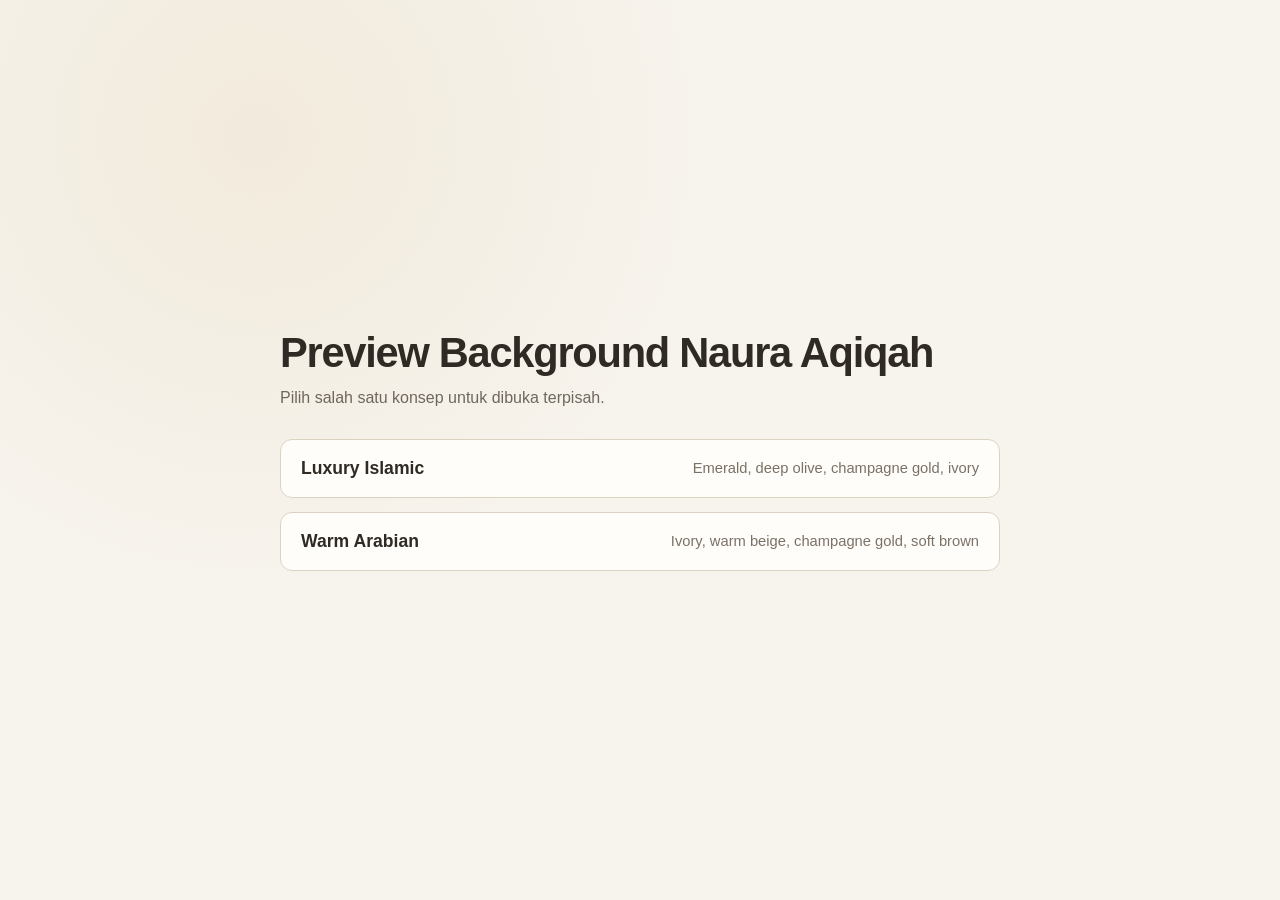
<file: BG-preview-sketch/index.html>
<!doctype html>
<html lang="id">
<head>
    <meta charset="utf-8">
    <meta name="viewport" content="width=device-width, initial-scale=1">
    <title>Preview Background Naura Aqiqah</title>
    <style>
        :root {
            color-scheme: light;
            font-family: "Segoe UI", Arial, sans-serif;
            color: #2f2a24;
            background: #f7f4ee;
        }

        * {
            box-sizing: border-box;
        }

        body {
            margin: 0;
            min-height: 100vh;
            display: grid;
            place-items: center;
            padding: 32px;
            background:
                radial-gradient(circle at 20% 15%, rgba(212, 184, 126, 0.16), transparent 38%),
                #f7f4ee;
        }

        main {
            width: min(720px, 100%);
        }

        h1 {
            margin: 0 0 8px;
            font-size: clamp(1.8rem, 4vw, 2.6rem);
            font-weight: 600;
            letter-spacing: -0.03em;
        }

        .intro {
            margin: 0 0 28px;
            color: #6f675e;
            line-height: 1.6;
        }

        .choices {
            display: grid;
            gap: 14px;
        }

        a {
            display: flex;
            align-items: center;
            justify-content: space-between;
            gap: 20px;
            padding: 18px 20px;
            border: 1px solid #dcd2c2;
            border-radius: 12px;
            background: #fffdf9;
            color: inherit;
            text-decoration: none;
            transition: border-color 0.2s ease, transform 0.2s ease;
        }

        a:hover {
            border-color: #b79a5c;
            transform: translateY(-2px);
        }

        a:focus-visible {
            outline: 3px solid #b79a5c;
            outline-offset: 3px;
        }

        strong {
            font-size: 1.1rem;
        }

        span {
            color: #7b7167;
            font-size: 0.92rem;
        }

        @media (max-width: 560px) {
            a {
                align-items: flex-start;
                flex-direction: column;
                gap: 6px;
            }
        }
    </style>
</head>
<body>
    <main>
        <h1>Preview Background Naura Aqiqah</h1>
        <p class="intro">Pilih salah satu konsep untuk dibuka terpisah.</p>
        <div class="choices">
            <a href="luxury-islamic.html">
                <strong>Luxury Islamic</strong>
                <span>Emerald, deep olive, champagne gold, ivory</span>
            </a>
            <a href="warm-arabian.html">
                <strong>Warm Arabian</strong>
                <span>Ivory, warm beige, champagne gold, soft brown</span>
            </a>
        </div>
    </main>
</body>
</html>
</file>
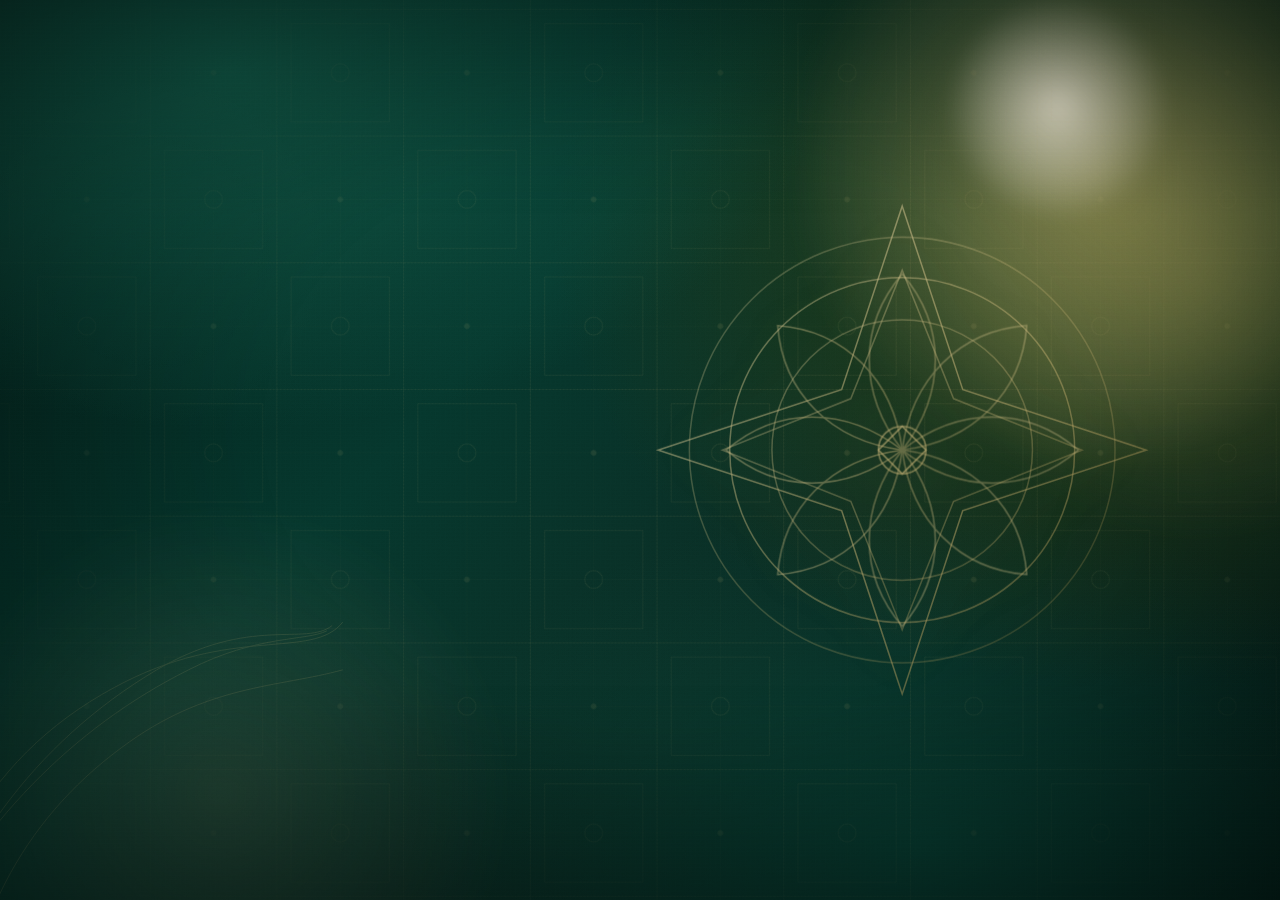
<file: BG-preview-sketch/luxury-islamic.html>
<!doctype html>
<html lang="id">
<head>
    <meta charset="utf-8">
    <meta name="viewport" content="width=device-width, initial-scale=1">
    <title>Luxury Islamic Background Preview</title>
    <link rel="stylesheet" href="css/luxury-islamic.css">
    <script src="js/preview.js" defer></script>
</head>
<body>
    <div class="preview" aria-hidden="true">
        <div class="preview__base"></div>
        <div class="preview__light"></div>

        <svg class="preview__noise" viewBox="0 0 1440 900" preserveAspectRatio="xMidYMid slice" aria-hidden="true">
            <filter id="lux-noise">
                <feTurbulence type="fractalNoise" baseFrequency="0.78" numOctaves="3" stitchTiles="stitch"/>
                <feColorMatrix type="saturate" values="0"/>
            </filter>
            <rect width="100%" height="100%" filter="url(#lux-noise)" opacity="0.1"/>
        </svg>

        <svg class="preview__lattice" viewBox="0 0 1440 900" preserveAspectRatio="xMidYMid slice">
            <defs>
                <pattern id="lux-lattice" width="160" height="160" patternUnits="userSpaceOnUse" patternTransform="rotate(45)">
                    <path d="M80 0 160 80 80 160 0 80Z M80 18 142 80 80 142 18 80Z" fill="none" stroke="#D8BE7C" stroke-width="0.8" opacity="0.48"/>
                    <path d="M0 0 160 160 M160 0 0 160" fill="none" stroke="#D8BE7C" stroke-width="0.55" opacity="0.2"/>
                    <circle cx="80" cy="80" r="8" fill="none" stroke="#D8BE7C" stroke-width="0.7" opacity="0.5"/>
                    <circle cx="0" cy="0" r="2.5" fill="#D8BE7C" opacity="0.45"/>
                    <circle cx="160" cy="0" r="2.5" fill="#D8BE7C" opacity="0.45"/>
                    <circle cx="0" cy="160" r="2.5" fill="#D8BE7C" opacity="0.45"/>
                    <circle cx="160" cy="160" r="2.5" fill="#D8BE7C" opacity="0.45"/>
                </pattern>
            </defs>
            <rect width="100%" height="100%" fill="url(#lux-lattice)"/>
        </svg>

        <svg class="preview__ornament" viewBox="0 0 600 600" fill="none">
            <defs>
                <path id="lux-petal" d="M300 300C252 238 252 164 300 108C348 164 348 238 300 300Z"/>
                <linearGradient id="lux-stroke" x1="80" y1="60" x2="520" y2="540" gradientUnits="userSpaceOnUse">
                    <stop stop-color="#F1DFAF"/>
                    <stop offset="0.55" stop-color="#D8BE7C"/>
                    <stop offset="1" stop-color="#9F8345"/>
                </linearGradient>
            </defs>
            <g stroke="url(#lux-stroke)" stroke-width="1.65">
                <circle cx="300" cy="300" r="232" opacity="0.32"/>
                <circle cx="300" cy="300" r="188" opacity="0.5"/>
                <circle cx="300" cy="300" r="142" opacity="0.38"/>
                <path d="M300 34 366 234 566 300 366 366 300 566 234 366 34 300 234 234Z" opacity="0.58"/>
                <path d="M300 104 356 244 496 300 356 356 300 496 244 356 104 300 244 244Z" opacity="0.4"/>
                <g opacity="0.48">
                    <use href="#lux-petal"/>
                    <use href="#lux-petal" transform="rotate(45 300 300)"/>
                    <use href="#lux-petal" transform="rotate(90 300 300)"/>
                    <use href="#lux-petal" transform="rotate(135 300 300)"/>
                    <use href="#lux-petal" transform="rotate(180 300 300)"/>
                    <use href="#lux-petal" transform="rotate(225 300 300)"/>
                    <use href="#lux-petal" transform="rotate(270 300 300)"/>
                    <use href="#lux-petal" transform="rotate(315 300 300)"/>
                </g>
                <circle cx="300" cy="300" r="26" opacity="0.65"/>
                <path d="M300 274 326 300 300 326 274 300Z" opacity="0.75"/>
            </g>
        </svg>

        <svg class="preview__corner" viewBox="0 0 520 520" fill="none">
            <g stroke="#D8BE7C" stroke-width="1.1" opacity="0.34">
                <path d="M18 502C22 318 92 174 244 92C376 20 468 62 502 18"/>
                <path d="M18 446C58 284 154 154 292 72C398 10 460 46 490 22"/>
                <path d="M18 390C92 246 196 138 328 72C406 32 460 40 484 28"/>
                <path d="M72 502C78 366 138 244 252 160C348 88 430 92 502 72"/>
            </g>
        </svg>

        <div class="preview__grain"></div>
        <div class="preview__vignette"></div>
    </div>
</body>
</html>
</file>
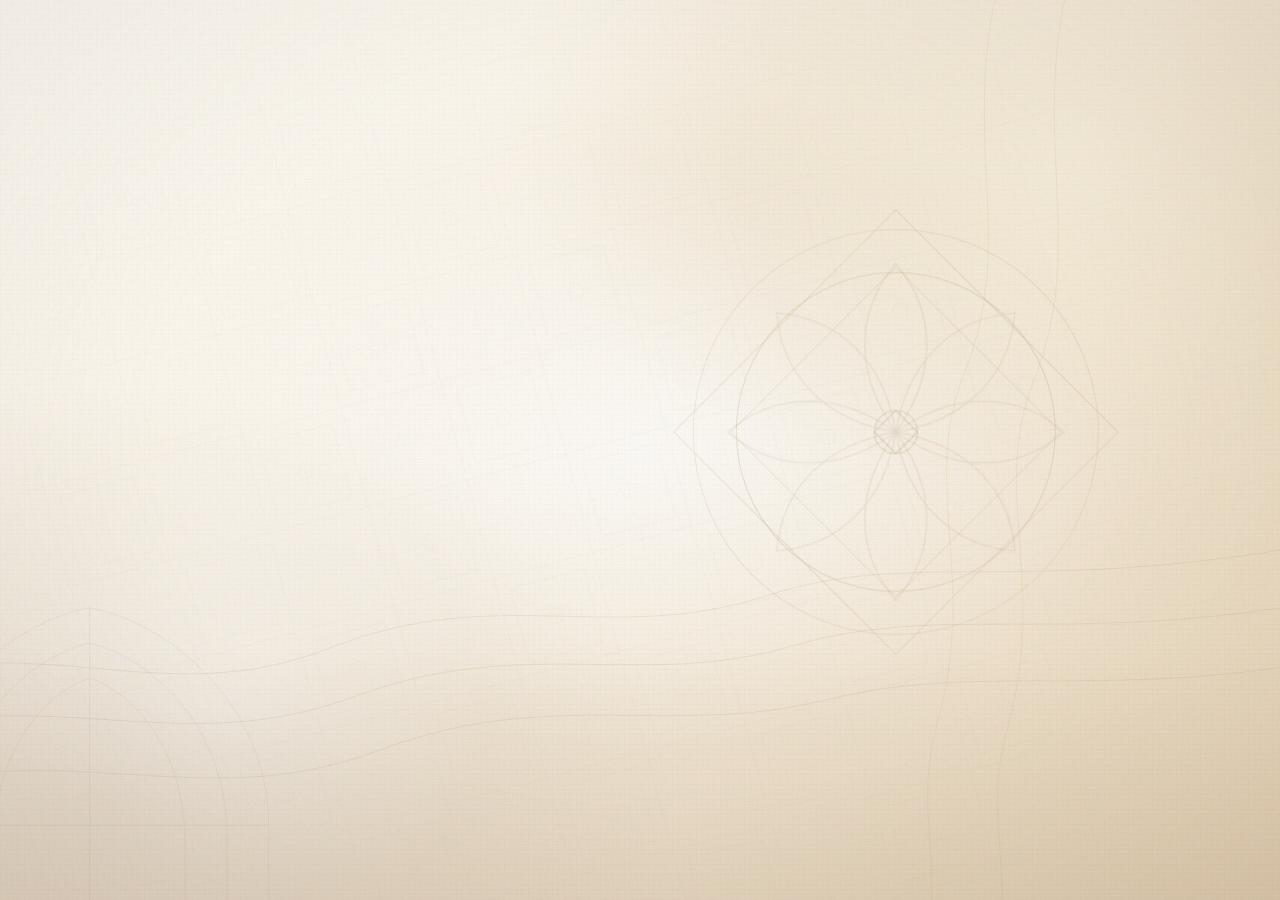
<file: BG-preview-sketch/warm-arabian.html>
<!doctype html>
<html lang="id">
<head>
    <meta charset="utf-8">
    <meta name="viewport" content="width=device-width, initial-scale=1">
    <title>Warm Arabian Background Preview</title>
    <link rel="stylesheet" href="css/warm-arabian.css">
    <script src="js/preview.js" defer></script>
</head>
<body>
    <div class="preview" aria-hidden="true">
        <div class="preview__base"></div>
        <div class="preview__paper"></div>
        <div class="preview__light"></div>

        <svg class="preview__noise" viewBox="0 0 1440 900" preserveAspectRatio="xMidYMid slice" aria-hidden="true">
            <filter id="warm-noise">
                <feTurbulence type="fractalNoise" baseFrequency="0.82" numOctaves="3" stitchTiles="stitch"/>
                <feColorMatrix type="saturate" values="0"/>
            </filter>
            <rect width="100%" height="100%" filter="url(#warm-noise)" opacity="0.2"/>
        </svg>

        <svg class="preview__lattice" viewBox="0 0 1440 900" preserveAspectRatio="xMidYMid slice">
            <defs>
                <pattern id="warm-lattice" width="132" height="132" patternUnits="userSpaceOnUse" patternTransform="rotate(30)">
                    <path d="M66 0 132 66 66 132 0 66Z M66 17 115 66 66 115 17 66Z" fill="none" stroke="#9B7A50" stroke-width="0.7" opacity="0.34"/>
                    <circle cx="66" cy="66" r="7" fill="none" stroke="#9B7A50" stroke-width="0.6" opacity="0.32"/>
                    <path d="M0 0 132 132 M132 0 0 132" stroke="#9B7A50" stroke-width="0.45" opacity="0.16"/>
                </pattern>
            </defs>
            <rect width="100%" height="100%" fill="url(#warm-lattice)"/>
        </svg>

        <svg class="preview__marble" viewBox="0 0 1440 900" preserveAspectRatio="xMidYMid slice" fill="none">
            <g stroke="#A98B63" stroke-width="1" opacity="0.18">
                <path d="M-80 690C120 620 236 716 410 648C578 582 690 646 846 596C1010 542 1132 610 1510 520"/>
                <path d="M-90 742C136 676 252 764 436 696C604 634 724 690 872 646C1044 596 1178 660 1510 578"/>
                <path d="M-60 796C150 732 282 818 460 750C630 686 750 738 906 700C1080 656 1220 714 1510 636"/>
            </g>
            <g stroke="#C6A66A" stroke-width="0.8" opacity="0.24">
                <path d="M1090 -60C1030 130 1102 230 1044 374C1000 486 1058 574 1018 720C992 812 1026 862 1004 960"/>
                <path d="M1160 -60C1100 126 1172 232 1114 380C1070 492 1128 580 1088 726C1062 818 1096 868 1074 960"/>
            </g>
        </svg>

        <svg class="preview__ornament" viewBox="0 0 600 600" fill="none">
            <defs>
                <path id="warm-petal" d="M300 300C254 236 254 166 300 112C346 166 346 236 300 300Z"/>
                <linearGradient id="warm-stroke" x1="90" y1="70" x2="510" y2="530" gradientUnits="userSpaceOnUse">
                    <stop stop-color="#BD9C64"/>
                    <stop offset="0.52" stop-color="#8E7050"/>
                    <stop offset="1" stop-color="#C6A66A"/>
                </linearGradient>
            </defs>
            <g stroke="url(#warm-stroke)" stroke-width="1.15">
                <circle cx="300" cy="300" r="226" opacity="0.26"/>
                <circle cx="300" cy="300" r="178" opacity="0.38"/>
                <path d="M300 52 548 300 300 548 52 300Z" opacity="0.32"/>
                <path d="M300 116 484 300 300 484 116 300Z" opacity="0.24"/>
                <g opacity="0.3">
                    <use href="#warm-petal"/>
                    <use href="#warm-petal" transform="rotate(45 300 300)"/>
                    <use href="#warm-petal" transform="rotate(90 300 300)"/>
                    <use href="#warm-petal" transform="rotate(135 300 300)"/>
                    <use href="#warm-petal" transform="rotate(180 300 300)"/>
                    <use href="#warm-petal" transform="rotate(225 300 300)"/>
                    <use href="#warm-petal" transform="rotate(270 300 300)"/>
                    <use href="#warm-petal" transform="rotate(315 300 300)"/>
                </g>
                <circle cx="300" cy="300" r="24" opacity="0.42"/>
                <path d="M300 276 324 300 300 324 276 300Z" opacity="0.5"/>
            </g>
        </svg>

        <svg class="preview__arch" viewBox="0 0 520 620" fill="none">
            <g stroke="#8E7050" stroke-width="1.1" opacity="0.2">
                <path d="M46 620V286C46 154 150 48 260 26C370 48 474 154 474 286V620"/>
                <path d="M96 620V296C96 180 174 90 260 68C346 90 424 180 424 296V620"/>
                <path d="M146 620V306C146 206 198 132 260 110C322 132 374 206 374 306V620"/>
                <path d="M260 26V620 M46 286H474"/>
            </g>
        </svg>

        <div class="preview__grain"></div>
        <div class="preview__vignette"></div>
    </div>
</body>
</html>
</file>
<file: css/style.css>
:root {
  --olive: #A9C500;
  --olive-soft: #f1f7c9;
  --brown: #501509;
  --peach: #F5C586;
  --peach-soft: #fff4e3;
  --ink: var(--brown);
  --muted: #6d584d;
  --paper: #fffdf9;
  --mist: #faf5ee;
  --line: #e7d8cb;
  --shadow: 0 18px 45px rgba(80, 21, 9, 0.08);
  --card-line: #eadfd5;
  --card-shadow: 0 8px 20px rgba(80, 21, 9, 0.05);
  --card-outline: var(--olive);
  --radius: 24px;
  --max: 1140px;
  --header-h: 82px;
}

.feature-grid > :nth-child(odd),
.package-grid > :nth-child(odd),
.menu-grid > :nth-child(odd),
.testimonial-track > :nth-child(odd),
.article-grid > :nth-child(odd),
.contact-grid > :nth-child(odd),
.branch-grid > :nth-child(odd) {
  --card-outline: var(--olive);
}

.feature-grid > :nth-child(even),
.package-grid > :nth-child(even),
.menu-grid > :nth-child(even),
.testimonial-track > :nth-child(even),
.article-grid > :nth-child(even),
.contact-grid > :nth-child(even),
.branch-grid > :nth-child(even) {
  --card-outline: var(--brown);
}

* {
  box-sizing: border-box;
}

html {
  scroll-behavior: smooth;
  -webkit-text-size-adjust: 100%;
  text-size-adjust: 100%;
}

body {
  margin: 0;
  overflow-x: hidden;
  background: var(--paper);
  color: var(--ink);
  font-family: "Plus Jakarta Sans", "Segoe UI", system-ui, -apple-system, sans-serif;
  font-size: 16px;
  line-height: 1.65;
  -webkit-font-smoothing: antialiased;
}

img {
  display: block;
  max-width: 100%;
}

a {
  color: inherit;
  text-decoration: none;
}

button {
  font: inherit;
}

:focus-visible {
  outline: 3px solid var(--brown);
  outline-offset: 3px;
}

.skip-link {
  position: fixed;
  top: 8px;
  left: 8px;
  z-index: 100;
  padding: 10px 16px;
  border-radius: 12px;
  background: var(--brown);
  color: #fff;
  transform: translateY(-160%);
}

.skip-link:focus {
  transform: translateY(0);
}

.container {
  width: min(calc(100% - 32px), var(--max));
  margin-inline: auto;
}

.site-header {
  position: sticky;
  top: 0;
  z-index: 50;
  margin-bottom: calc(-1 * var(--header-h));
  padding-top: 14px;
  background: transparent;
  pointer-events: none;
}

.header-inner {
  --nav-duration: 360ms;
  position: relative;
  pointer-events: auto;
  display: flex;
  width: 216px;
  min-height: 68px;
  margin-inline: auto;
  padding: 8px 10px;
  align-items: center;
  justify-content: space-between;
  gap: 10px;
  overflow: visible;
  border: 1px solid rgba(80, 21, 9, 0.18);
  border-radius: 999px;
  background: var(--olive);
  box-shadow: 0 12px 32px rgba(80, 21, 9, 0.12);
  backdrop-filter: blur(16px);
  transform-origin: center center;
  transition: width var(--nav-duration) cubic-bezier(0.22, 1, 0.36, 1),
    box-shadow var(--nav-duration) ease;
}

.header-inner.nav-normal {
  width: min(calc(100% - 96px), var(--max));
  margin-inline: auto;
  border-color: rgba(80, 21, 9, 0.18);
  background: var(--olive);
  box-shadow: 0 14px 32px rgba(80, 21, 9, 0.14);
}

.brand {
  display: block;
  flex: 0 0 auto;
}

.brand-slot {
  display: block;
  width: 126px;
  height: 42px;
  flex: 0 0 auto;
}

.site-nav {
  position: absolute;
  top: 50%;
  right: 70px;
  display: flex;
  visibility: hidden;
  align-items: center;
  gap: clamp(12px, 1.6vw, 24px);
  color: var(--brown);
  pointer-events: none;
  transform: translateY(-50%);
  font-size: 0.8rem;
  font-weight: 700;
  white-space: nowrap;
}

.header-inner.nav-links-visible .site-nav {
  visibility: visible;
  pointer-events: auto;
}

.site-nav > a {
  position: relative;
  opacity: 0;
  transform: translateY(-10px);
  transition: opacity 180ms ease, transform 180ms cubic-bezier(0.22, 1, 0.36, 1), color 0.2s ease;
}

.site-nav > a::after {
  position: absolute;
  right: 0;
  bottom: -6px;
  left: 0;
  height: 2px;
  border-radius: 999px;
  background: var(--brown);
  content: "";
  transform: scaleX(0);
  transform-origin: left center;
  transition: transform 260ms cubic-bezier(0.22, 1, 0.36, 1);
}

.header-inner.nav-links-in .site-nav > a {
  opacity: 1;
  transform: translateY(0);
}

.site-nav > a:hover,
.site-nav > a:focus-visible,
.site-nav > a.is-active {
  color: var(--brown);
}

.site-nav > a:hover::after,
.site-nav > a:focus-visible::after,
.site-nav > a.is-active::after {
  transform: scaleX(1);
}

.nav-cta {
  padding: 8px 16px;
  border-radius: 999px;
  background: var(--brown);
  color: #fff;
}

.nav-cta::after {
  display: none;
}

.nav-label-mobile {
  display: none;
}

.nav-toggle {
  display: inline-flex;
  width: 44px;
  height: 44px;
  flex: 0 0 auto;
  flex-direction: column;
  align-items: center;
  justify-content: center;
  gap: 5px;
  border: 1px solid var(--line);
  border-radius: 999px;
  background: #fff;
  cursor: pointer;
}

.nav-toggle span {
  width: 18px;
  height: 2px;
  border-radius: 2px;
  background: var(--brown);
  transition: transform 210ms ease, opacity 160ms ease;
}

.header-inner.nav-normal .nav-toggle span:nth-child(1) {
  transform: translateY(7px) rotate(45deg);
}

.header-inner.nav-normal .nav-toggle span:nth-child(2) {
  opacity: 0;
}

.header-inner.nav-normal .nav-toggle span:nth-child(3) {
  transform: translateY(-7px) rotate(-45deg);
}

.asset-slot {
  overflow: hidden;
}

.asset-slot img {
  width: 100%;
  height: 100%;
  object-fit: cover;
}

.asset-slot.brand-slot img {
  width: 100%;
  height: 100%;
  object-fit: contain;
  object-position: left center;
}

.asset-placeholder {
  display: grid;
  width: 100%;
  height: 100%;
  min-height: 44px;
  place-items: center;
  padding: 14px;
  background: repeating-linear-gradient(135deg, var(--peach-soft), var(--peach-soft) 12px, var(--paper) 12px, var(--paper) 24px);
  color: var(--brown);
  font-size: 0.74rem;
  font-weight: 800;
  letter-spacing: 0.02em;
  text-align: center;
}

.section {
  position: relative;
  overflow: hidden;
  padding: 88px 0;
}

.section > .container,
.hero > .container {
  position: relative;
  z-index: 1;
}

.section-plain {
  background: var(--paper);
}

.section-soft {
  background: rgba(245, 197, 134, 0.18);
}

.section-subtle {
  background: linear-gradient(145deg, var(--paper), var(--mist) 55%, var(--peach-soft));
}

.section-pattern::before {
  position: absolute;
  inset: 0;
  background-image: radial-gradient(circle at 12% 18%, rgba(169, 197, 0, 0.18) 0 2px, transparent 3px), radial-gradient(circle at 88% 72%, rgba(245, 197, 134, 0.12) 0 2px, transparent 3px), linear-gradient(135deg, transparent 48%, rgba(169, 197, 0, 0.08) 49%, transparent 50%);
  background-size: 34px 34px, 46px 46px, 120px 120px;
  content: "";
  pointer-events: none;
}

.section-head {
  max-width: 780px;
  margin-bottom: 42px;
}

.section-head.center {
  margin-inline: auto;
  text-align: center;
}

.eyebrow {
  display: inline-flex;
  align-items: center;
  gap: 8px;
  padding: 7px 14px;
  border: 1px solid rgba(169, 197, 0, 0.4);
  border-radius: 999px;
  background: rgba(255, 255, 255, 0.8);
  color: var(--brown);
  font-size: 0.74rem;
  font-weight: 800;
  letter-spacing: 0.08em;
  text-transform: uppercase;
}

.eyebrow-icon {
  color: var(--brown);
  font-size: 0.9rem;
}

.eyebrow.light {
  border-color: rgba(80, 21, 9, 0.25);
  background: rgba(255, 255, 255, 0.72);
  color: var(--brown);
}

h1,
h2,
h3,
h4,
p {
  margin-top: 0;
}

h1,
h2,
h3 {
  color: var(--brown);
  letter-spacing: -0.035em;
}

h2 {
  margin-bottom: 16px;
  font-size: clamp(2rem, 3.6vw, 3rem);
  line-height: 1.12;
}

h3 {
  line-height: 1.25;
}

.section-head p {
  margin-bottom: 0;
  color: var(--muted);
  font-size: 1.02rem;
}

.button-row {
  display: flex;
  flex-wrap: wrap;
  gap: 14px;
}

.btn {
  display: inline-flex;
  min-height: 50px;
  align-items: center;
  justify-content: center;
  padding: 13px 24px;
  border: 1px solid transparent;
  border-radius: 999px;
  font-size: 0.8rem;
  font-weight: 800;
  letter-spacing: 0.05em;
  text-align: center;
  text-transform: uppercase;
  transition: transform 0.2s ease, box-shadow 0.2s ease, background 0.2s ease, color 0.2s ease;
}

.btn:hover {
  transform: translateY(-2px);
}

.btn-primary {
  background: var(--brown);
  color: #fff;
  box-shadow: 0 12px 24px rgba(80, 21, 9, 0.2);
}

.btn-outline {
  border-color: rgba(80, 21, 9, 0.24);
  background: rgba(255, 255, 255, 0.7);
  color: var(--brown);
}

.btn-pink {
  width: 100%;
  background: var(--brown);
  color: #fff;
  box-shadow: 0 12px 26px rgba(245, 197, 134, 0.24);
}

.btn-cyan {
  width: 100%;
  background: var(--olive);
  color: var(--brown);
  box-shadow: 0 12px 26px rgba(169, 197, 0, 0.24);
}

.btn-white {
  width: fit-content;
  background: #fff;
  color: var(--brown);
  box-shadow: 0 14px 30px rgba(80, 21, 9, 0.18);
}

.hero {
  position: relative;
  overflow: hidden;
  padding: calc(24px + var(--header-h)) 0 38px;
  background: linear-gradient(135deg, var(--peach-soft), var(--paper) 58%, var(--peach-soft));
}

.hero-grid {
  display: grid;
  grid-template-columns: 1.05fr 0.95fr;
  align-items: center;
  gap: 52px;
}

.hero h1 {
  margin-bottom: 22px;
  font-size: clamp(2.6rem, 5.4vw, 4.7rem);
  font-weight: 900;
  line-height: 1.02;
  text-transform: uppercase;
}

.hero h1 span {
  display: block;
  color: var(--brown);
}

.hero-lead {
  margin-bottom: 16px;
  color: var(--brown);
  font-size: 1.14rem;
  font-weight: 700;
}

.hero-points {
  display: flex;
  flex-wrap: wrap;
  gap: 10px;
  margin: 0 0 16px;
  padding: 0;
  list-style: none;
}

.hero-points li,
.hero-checks li {
  display: inline-flex;
  align-items: center;
  gap: 8px;
}

.hero-points li {
  padding: 7px 14px;
  border-radius: 999px;
  background: #fff;
  color: var(--brown);
  font-size: 0.82rem;
  font-weight: 800;
  box-shadow: 0 6px 18px rgba(80, 21, 9, 0.08);
}

.hero-points span {
  color: var(--brown);
  font-size: 1rem;
}

.hero-note {
  max-width: 560px;
  margin-bottom: 24px;
  color: var(--muted);
}

.hero-checks {
  display: flex;
  flex-wrap: wrap;
  gap: 20px;
  margin: 22px 0 0;
  padding: 0;
  color: var(--brown);
  font-size: 0.85rem;
  font-weight: 700;
  list-style: none;
}

.hero-checks li::before {
  margin-right: 8px;
  color: var(--brown);
  content: "✓";
  font-weight: 900;
}

.hero-visual {
  position: relative;
  display: grid;
  min-height: 470px;
  place-items: center;
}

.hero-orbit {
  position: absolute;
  border: 2px dashed rgba(169, 197, 0, 0.45);
  border-radius: 50%;
}

.orbit-one {
  width: 460px;
  height: 460px;
}

.orbit-two {
  width: 360px;
  height: 360px;
  border-color: rgba(245, 197, 134, 0.28);
}

.hero-photo {
  position: relative;
  z-index: 1;
  width: 392px;
  height: 392px;
  border: 10px solid #fff;
  border-radius: 50%;
  background: radial-gradient(circle, #fff 0 58%, var(--peach-soft) 100%);
  box-shadow: 0 26px 60px rgba(80, 21, 9, 0.22);
  animation: hero-enter 0.8s ease-out both;
}

.hero-photo img {
  object-fit: cover;
  object-position: center;
}

.hero-mascot {
  position: absolute;
  bottom: 12px;
  left: -8px;
  z-index: 3;
  width: 126px;
  height: 126px;
  border-radius: 50%;
  background: #fff;
  box-shadow: 0 16px 32px rgba(80, 21, 9, 0.18);
}

.hero-mascot img {
  object-fit: contain;
}

.hero-badge,
.hero-mini {
  position: absolute;
  z-index: 3;
  display: flex;
  align-items: center;
  gap: 10px;
  padding: 12px 16px;
  border: 1px solid rgba(169, 197, 0, 0.25);
  border-radius: 18px;
  background: rgba(255, 255, 255, 0.94);
  box-shadow: var(--shadow);
}

.hero-badge {
  top: 26px;
  right: -4px;
}

.badge-check {
  display: grid;
  width: 36px;
  height: 36px;
  place-items: center;
  border-radius: 50%;
  background: var(--olive);
  color: var(--brown);
  font-weight: 900;
}

.hero-badge strong,
.hero-badge small,
.hero-mini strong,
.hero-mini small {
  display: block;
}

.hero-badge small,
.hero-mini small {
  color: var(--muted);
  font-size: 0.78rem;
}

.hero-mini {
  right: 10px;
  bottom: 18px;
  max-width: calc(100% - 140px);
  flex-direction: column;
  align-items: flex-start;
  gap: 0;
}

@keyframes hero-enter {
  from {
    opacity: 0;
    transform: translateY(18px) scale(0.96);
  }
  to {
    opacity: 1;
    transform: translateY(0) scale(1);
  }
}

.torn-band {
  height: 36px;
  background: var(--olive);
  clip-path: polygon(0 0, 100% 0, 100% 35%, 96% 70%, 92% 40%, 88% 78%, 84% 45%, 80% 72%, 76% 40%, 72% 76%, 68% 42%, 64% 70%, 60% 38%, 56% 74%, 52% 42%, 48% 72%, 44% 38%, 40% 76%, 36% 44%, 32% 70%, 28% 40%, 24% 74%, 20% 42%, 16% 70%, 12% 38%, 8% 76%, 4% 42%, 0 70%);
}

.trust-strip {
  padding: 28px 0;
  background: var(--olive);
  color: var(--brown);
}

.trust-grid {
  display: grid;
  grid-template-columns: repeat(2, 1fr);
  gap: 28px;
}

.trust-grid > div {
  display: grid;
  grid-template-columns: auto 1fr;
  align-items: center;
  column-gap: 16px;
}

.trust-grid strong {
  grid-row: span 2;
  font-size: 2.3rem;
  line-height: 1;
}

.trust-grid span {
  font-weight: 800;
}

.trust-grid small {
  grid-column: 2;
  opacity: 0.78;
}

.feature-grid {
  display: grid;
  grid-template-columns: repeat(4, 1fr);
  gap: 18px;
}

.feature-card,
.testimonial-card {
  padding: 28px;
  border: 1px solid var(--card-outline);
  border-radius: var(--radius);
  background: #fff;
  box-shadow: var(--card-shadow);
  transition: transform 0.2s ease, box-shadow 0.2s ease;
}

.feature-card:hover {
  transform: translateY(-3px);
  box-shadow: 0 12px 26px rgba(80, 21, 9, 0.09);
}

.testimonial-card:hover {
  box-shadow: 0 12px 26px rgba(80, 21, 9, 0.09);
}

.feature-icon,
.package-icon,
.contact-icon {
  display: grid;
  place-items: center;
  border-radius: 50%;
  background: rgba(169, 197, 0, 0.14);
  color: var(--brown);
  font-weight: 900;
}

.feature-icon {
  width: 56px;
  height: 56px;
  margin-bottom: 18px;
  font-size: 1.35rem;
}

.feature-card h3 {
  margin-bottom: 10px;
  font-size: 1.08rem;
}

.feature-card p {
  margin-bottom: 0;
  color: var(--muted);
  font-size: 0.9rem;
}

.spotlight {
  display: grid;
  grid-template-columns: 94px 1fr auto;
  align-items: center;
  gap: 24px;
  margin-top: 28px;
  padding: 28px;
  border: 1px solid var(--card-outline);
  border-radius: var(--radius);
  background: #fff;
  box-shadow: var(--card-shadow);
  color: var(--brown);
}

.spotlight-icon {
  width: 94px;
  height: 94px;
  border-radius: 26px;
  background: var(--peach-soft);
}

.spotlight-icon img {
  object-fit: contain;
}

.spotlight-copy h3 {
  margin-bottom: 6px;
}

.spotlight-copy p {
  margin-bottom: 0;
}

.package-grid {
  display: grid;
  grid-template-columns: repeat(2, 1fr);
  gap: 24px;
  align-items: stretch;
}

.package-card {
  display: flex;
  flex-direction: column;
  padding: 34px;
  border: 1px solid var(--card-outline);
  border-radius: var(--radius);
  background: #fff;
  box-shadow: var(--card-shadow);
}

.package-card.featured {
  box-shadow: 0 10px 24px rgba(80, 21, 9, 0.08);
}

.package-tag {
  align-self: flex-start;
  margin-bottom: 18px;
  padding: 5px 11px;
  border: 1px solid var(--line);
  border-radius: 999px;
  background: var(--paper);
  color: var(--brown);
  font-size: 0.7rem;
  font-weight: 800;
}

.package-tag.soft {
  background: var(--peach-soft);
  border-color: var(--peach);
}

.package-heading {
  display: flex;
  align-items: center;
  gap: 14px;
  margin-bottom: 14px;
}

.package-icon {
  width: 46px;
  height: 46px;
  flex: 0 0 46px;
  color: var(--brown);
  font-size: 1.15rem;
}

.package-heading h3 {
  margin-bottom: 0;
  font-size: 1.22rem;
}

.package-card > p {
  color: var(--muted);
}

.check-list {
  display: grid;
  gap: 10px;
  margin: 8px 0 26px;
  padding: 0;
  list-style: none;
}

.check-list li {
  position: relative;
  padding-left: 30px;
  color: var(--ink);
  font-size: 0.92rem;
}

.check-list li::before {
  position: absolute;
  left: 0;
  color: var(--brown);
  content: "✓";
  font-weight: 900;
}

.package-foot {
  margin: 14px 0 0;
  color: var(--muted);
  font-size: 0.84rem;
  text-align: center;
}

.gift-section {
  background: var(--olive);
  color: var(--brown);
}

.gift-inner {
  display: grid;
  justify-items: center;
  text-align: center;
}

.gift-inner h2 {
  max-width: 900px;
  margin: 18px 0 14px;
  font-size: clamp(2rem, 4vw, 3.2rem);
}

.gift-inner p {
  max-width: 760px;
  margin-bottom: 24px;
}

.menu-grid {
  display: grid;
  width: min(100%, 720px);
  grid-template-columns: repeat(2, minmax(0, 1fr));
  gap: 24px;
  margin-inline: auto;
}

.menu-card {
  padding: 18px 18px 24px;
  border: 1px solid var(--card-outline);
  border-radius: var(--radius);
  background: #fff;
  box-shadow: var(--card-shadow);
  text-align: center;
}

.menu-photo {
  width: 100%;
  aspect-ratio: 1;
  margin-bottom: 18px;
  border: 4px solid #fff;
  border-radius: 50%;
  box-shadow: 0 6px 16px rgba(80, 21, 9, 0.08);
  transition: transform 0.25s ease;
}

.menu-card:hover .menu-photo {
  transform: translateY(-6px) scale(1.02);
}

.menu-card h3 {
  margin-bottom: 4px;
  font-size: 1.15rem;
}

.menu-card p {
  margin-bottom: 0;
  color: var(--muted);
  font-size: 0.9rem;
}

.doc-note {
  display: inline-flex;
  align-items: center;
  gap: 8px;
  margin-bottom: 24px;
  padding: 9px 16px;
  border-radius: 999px;
  background: #fff;
  color: var(--brown);
  font-size: 0.86rem;
  font-weight: 800;
  box-shadow: 0 8px 20px rgba(80, 21, 9, 0.08);
}

.doc-carousel {
  position: relative;
}

.doc-viewport {
  overflow: hidden;
  touch-action: pan-y;
  user-select: none;
}

.doc-track {
  display: flex;
  gap: 20px;
  transition: transform 620ms cubic-bezier(0.22, 1, 0.36, 1);
  will-change: transform;
}

.doc-track.is-jumping {
  transition: none;
}

.testimonial-track {
  align-items: stretch;
}

.doc-card {
  flex: 0 0 calc((100% - 40px) / 3);
  overflow: hidden;
  border: 1px solid var(--card-outline);
  border-radius: var(--radius);
  background: #fff;
  box-shadow: var(--card-shadow);
}

.doc-card:has([data-asset="doc1"]),
.doc-card:has([data-asset="doc3"]) {
  --card-outline: var(--olive);
}

.doc-card:has([data-asset="doc2"]),
.doc-card:has([data-asset="doc4"]) {
  --card-outline: var(--brown);
}

.doc-photo {
  width: 100%;
  aspect-ratio: 1080 / 860;
  background: var(--peach-soft);
}

.doc-photo img {
  object-fit: contain;
  object-position: center;
  user-select: none;
  -webkit-user-drag: none;
}

.doc-controls,
.yt-controls,
.tt-controls {
  display: flex;
  align-items: center;
  justify-content: center;
  gap: 16px;
  margin-top: 24px;
}

.doc-control,
.yt-control,
.tt-control {
  display: grid;
  width: 46px;
  height: 46px;
  place-items: center;
  border: 1px solid var(--line);
  border-radius: 999px;
  background: #fff;
  color: var(--brown);
  cursor: pointer;
  font-size: 1.25rem;
  font-weight: 900;
  box-shadow: 0 8px 20px rgba(80, 21, 9, 0.08);
  transition: background 0.2s ease, color 0.2s ease, transform 0.2s ease;
}

.doc-control:hover,
.yt-control:hover,
.tt-control:hover {
  background: var(--brown);
  color: #fff;
  transform: translateY(-2px);
}

.doc-counter,
.yt-counter,
.tt-counter {
  min-width: 84px;
  padding: 8px 14px;
  border-radius: 999px;
  background: #fff;
  color: var(--brown);
  font-weight: 800;
  text-align: center;
}

.doc-control:disabled,
.doc-control:disabled:hover {
  background: #fff;
  color: var(--line);
  cursor: not-allowed;
  opacity: 0.5;
  transform: none;
}

.menu-price-viewport {
  padding-bottom: 20px;
}

.menu-price-track {
  align-items: stretch;
}

.menu-price-card {
  display: flex;
  flex: 0 0 calc((100% - 40px) / 3);
  flex-direction: column;
}

.menu-price-photo {
  width: 100%;
  aspect-ratio: 4 / 5;
  padding: 0;
  overflow: hidden;
  border: 0;
  border-radius: 0;
  background: var(--paper);
  cursor: pointer;
}

.menu-price-photo img {
  width: 100%;
  height: 100%;
  object-fit: contain;
  object-position: center;
  pointer-events: none;
  user-select: none;
  -webkit-user-drag: none;
}

.menu-price-hint {
  display: block;
  padding: 12px 16px 18px;
  color: var(--brown);
  font-size: 0.85rem;
  font-weight: 700;
  text-align: center;
}

.doc-body {
  padding: 22px 24px 26px;
}

.doc-body > span {
  color: var(--brown);
  font-size: 0.74rem;
  font-weight: 800;
  letter-spacing: 0.08em;
  text-transform: uppercase;
}

.doc-body h3 {
  margin: 6px 0;
  font-size: 1.12rem;
}

.doc-body p {
  margin-bottom: 0;
  color: var(--muted);
  font-size: 0.9rem;
}

.yt-carousel,
.tt-carousel {
  position: relative;
}

.yt-viewport,
.tt-viewport {
  overflow: hidden;
  touch-action: pan-y;
  user-select: none;
}

.yt-track,
.tt-track {
  display: flex;
  align-items: stretch;
  gap: 20px;
  transition: transform 620ms cubic-bezier(0.22, 1, 0.36, 1);
  will-change: transform;
}

.yt-track.is-jumping,
.tt-track.is-jumping {
  transition: none;
}

.yt-card,
.tt-card {
  display: flex;
  height: 100%;
  flex: 0 0 calc((100% - 40px) / 3);
  flex-direction: column;
  overflow: hidden;
  border: 1px solid var(--line);
  border-radius: var(--radius);
  background: #fff;
  box-shadow: var(--card-shadow);
}

.yt-media,
.tt-media {
  overflow: hidden;
  aspect-ratio: 16 / 9;
  background: var(--peach-soft);
}

.tt-media {
  aspect-ratio: 4 / 5;
}

.yt-media img,
.tt-media img {
  width: 100%;
  height: 100%;
  object-position: center;
  pointer-events: none;
  user-select: none;
  -webkit-user-drag: none;
}

.yt-media img {
  object-fit: contain;
}

.tt-media img {
  object-fit: cover;
}

.yt-body,
.tt-body {
  display: flex;
  min-width: 0;
  flex: 1;
  flex-direction: column;
  gap: 6px;
  padding: 16px 18px 18px;
}

.yt-meta,
.tt-meta {
  color: var(--brown);
  font-size: 0.72rem;
  font-weight: 800;
  letter-spacing: 0.08em;
  text-transform: uppercase;
}

.tt-meta {
  display: flex;
  min-height: 3em;
  flex-direction: column;
  align-items: flex-start;
  gap: 0;
  white-space: nowrap;
}

.tt-relative {
  letter-spacing: normal;
  text-transform: none;
}

.yt-body h3 {
  display: -webkit-box;
  height: calc(1.3em * 3);
  margin: 0;
  overflow: hidden;
  font-size: 1.02rem;
  line-height: 1.3;
  -webkit-box-orient: vertical;
  -webkit-line-clamp: 3;
}

.yt-desc,
.tt-desc {
  display: -webkit-box;
  height: calc(1.55em * 3);
  margin: 0;
  overflow: hidden;
  color: var(--muted);
  font-size: 0.86rem;
  line-height: 1.55;
  overflow-wrap: anywhere;
  white-space: normal;
  -webkit-box-orient: vertical;
  -webkit-line-clamp: 3;
}

.yt-more-row,
.tt-more-row {
  display: flex;
  min-height: 32px;
  align-items: center;
}

.yt-more,
.tt-more {
  min-height: 32px;
  padding: 2px 0;
  border: 0;
  background: none;
  color: var(--brown);
  cursor: pointer;
  font: inherit;
  font-size: 0.82rem;
  font-weight: 800;
}

.yt-more:hover,
.yt-more:focus-visible,
.tt-more:hover,
.tt-more:focus-visible {
  text-decoration: underline;
}

.yt-link,
.tt-link {
  width: 100%;
  margin-top: auto;
  text-decoration: none;
}

body.yt-dialog-open,
body.tt-dialog-open {
  overflow: hidden;
  padding-right: var(--yt-scrollbar-width, 0px);
}

body.tt-dialog-open {
  padding-right: var(--tt-scrollbar-width, 0px);
}

body.review-dialog-open {
  overflow: hidden;
  padding-right: var(--review-scrollbar-width, 0px);
}

body.menu-preview-open {
  overflow: hidden;
  padding-right: var(--menu-preview-scrollbar-width, 0px);
}

.yt-dialog,
.tt-dialog {
  position: fixed;
  inset: 0;
  width: min(560px, calc(100% - 32px));
  max-height: 85dvh;
  margin: auto;
  overflow-y: auto;
  padding: 26px 28px 28px;
  border: 1px solid var(--line);
  border-radius: var(--radius);
  background: #fff;
  box-shadow: 0 24px 80px rgba(39, 25, 14, 0.32);
}

.tt-dialog {
  max-height: 85vh;
  max-height: 85dvh;
  padding-bottom: calc(28px + env(safe-area-inset-bottom));
}

.review-dialog {
  position: fixed;
  inset: 0;
  width: min(920px, calc(100% - 32px));
  max-height: 90vh;
  max-height: 90dvh;
  margin: auto;
  overflow: hidden;
  border: 1px solid var(--line);
  border-radius: var(--radius);
  background: #fff;
  box-shadow: 0 24px 80px rgba(39, 25, 14, 0.32);
}

.review-dialog[open] {
  display: flex;
  flex-direction: column;
}

.yt-dialog::backdrop,
.tt-dialog::backdrop,
.review-dialog::backdrop,
.menu-preview-dialog::backdrop {
  background: rgba(24, 15, 10, 0.58);
}

.yt-dialog-close,
.tt-dialog-close,
.review-dialog-close {
  position: absolute;
  top: 12px;
  right: 12px;
  display: grid;
  width: 44px;
  height: 44px;
  min-width: 44px;
  min-height: 44px;
  padding: 0;
  place-items: center;
  border: 0;
  border-radius: 50%;
  background: var(--olive-soft);
  color: var(--brown);
  cursor: pointer;
  line-height: 0;
}

.yt-dialog-close svg,
.tt-dialog-close svg,
.review-dialog-close svg {
  display: block;
}

.review-dialog-close {
  z-index: 4;
}

.yt-dialog-date,
.tt-dialog-date {
  color: var(--brown);
  font-size: 0.72rem;
  font-weight: 800;
  letter-spacing: 0.08em;
  text-transform: uppercase;
}

.tt-dialog-date {
  display: block;
  margin-bottom: 10px;
}

.tt-dialog-image {
  display: block;
  width: 100%;
  height: auto;
  max-height: 50vh;
  max-height: 50dvh;
  margin: 34px 0 14px;
  border-radius: calc(var(--radius) - 6px);
  object-fit: contain;
  object-position: center;
  background: var(--paper);
}

.yt-dialog h2,
.review-dialog h2 {
  margin: 6px 48px 14px 0;
  font-size: 1.3rem;
  line-height: 1.3;
}

.yt-dialog-desc,
.tt-dialog-desc {
  margin: 0;
  color: var(--muted);
  font-size: 0.95rem;
  line-height: 1.6;
  white-space: pre-line;
}

.yt-dialog-link,
.tt-dialog-link {
  width: 100%;
  margin-top: 18px;
  text-decoration: none;
}

.tt-dialog-close-text {
  width: 100%;
  min-height: 44px;
  margin-top: 12px;
  padding: 10px 16px;
  border: 1px solid var(--line);
  border-radius: 999px;
  background: var(--olive-soft);
  color: var(--brown);
  cursor: pointer;
  font: inherit;
  font-size: 0.85rem;
  font-weight: 800;
}

.tt-dialog-hint {
  margin: 8px 0 0;
  color: var(--muted);
  font-size: 0.75rem;
  line-height: 1.4;
  text-align: center;
}

.review-dialog-scroll {
  flex: 1 1 auto;
  min-height: 0;
  overflow-y: auto;
  padding: 28px;
}

.review-dialog-body {
  display: grid;
  grid-template-columns: minmax(0, 1.05fr) minmax(280px, 0.95fr);
  gap: 24px;
}

.review-dialog-media {
  position: relative;
  display: grid;
  place-items: center;
  align-content: center;
  min-width: 0;
}

.review-dialog-image {
  display: block;
  width: auto;
  max-width: 100%;
  max-height: 70dvh;
  object-fit: contain;
  border-radius: 14px;
  background: var(--paper);
  touch-action: pan-y;
}

.review-dialog-nav {
  position: absolute;
  top: 50%;
  z-index: 2;
  display: grid;
  width: 40px;
  height: 40px;
  place-items: center;
  border: 1px solid var(--line);
  border-radius: 50%;
  background: rgba(255, 255, 255, 0.92);
  color: var(--brown);
  cursor: pointer;
  font-size: 1.5rem;
  line-height: 1;
  transform: translateY(-50%);
}

.review-dialog-prev {
  left: 8px;
}

.review-dialog-next {
  right: 8px;
}

.review-dialog-nav[hidden] {
  display: none;
}

.review-dialog-indicator {
  margin-top: 10px;
  color: var(--muted);
  font-size: 0.8rem;
  font-weight: 800;
  letter-spacing: 0.08em;
}

.review-dialog-indicator[hidden] {
  display: none;
}

.review-dialog-copy {
  align-self: start;
}

.review-dialog-stars {
  color: var(--brown);
  letter-spacing: 0.12em;
}

.review-dialog-waktu,
.review-dialog-sumber {
  color: var(--muted);
  font-size: 0.82rem;
}

.review-dialog-sumber {
  display: block;
  margin: -6px 0 14px;
}

.review-dialog-text {
  margin: 0;
  color: var(--ink);
  font-size: 0.95rem;
  line-height: 1.7;
  white-space: pre-line;
}

.review-dialog-footer {
  flex: 0 0 auto;
  padding: 14px 28px calc(20px + env(safe-area-inset-bottom));
  background: #fff;
}

.review-dialog-link {
  display: inline-flex;
  max-width: 100%;
  text-decoration: none;
}

.menu-preview-dialog {
  position: fixed;
  inset: 0;
  width: min(920px, calc(100% - 32px));
  height: 90vh;
  height: 90dvh;
  max-height: 90vh;
  max-height: 90dvh;
  margin: auto;
  overflow: hidden;
  border: 1px solid var(--line);
  border-radius: var(--radius);
  background: #fff;
  box-shadow: 0 24px 80px rgba(39, 25, 14, 0.32);
}

.menu-preview-dialog[open] {
  display: flex;
  flex-direction: column;
}

.menu-preview-close {
  position: absolute;
  top: 12px;
  right: 12px;
  z-index: 2;
  display: grid;
  width: 44px;
  height: 44px;
  min-width: 44px;
  min-height: 44px;
  padding: 0;
  place-items: center;
  border: 0;
  border-radius: 50%;
  background: var(--olive-soft);
  color: var(--brown);
  cursor: pointer;
  line-height: 0;
}

.menu-preview-close svg {
  display: block;
}

.menu-preview-head {
  flex: 0 0 auto;
  display: flex;
  align-items: center;
  justify-content: space-between;
  gap: 12px;
  padding: 16px 72px 12px 20px;
}

.menu-preview-head h2 {
  margin: 0;
  color: var(--brown);
  font-size: 1rem;
}

.menu-preview-indicator {
  flex: 0 0 auto;
  padding: 6px 12px;
  border-radius: 999px;
  background: var(--olive-soft);
  color: var(--brown);
  font-size: 0.8rem;
  font-weight: 800;
}

.menu-preview-stage {
  position: relative;
  flex: 1 1 auto;
  min-height: 0;
  overflow: hidden;
  background: var(--paper);
  touch-action: pan-y;
}

.menu-preview-image {
  position: absolute;
  top: 8px;
  right: 16px;
  bottom: 8px;
  left: 16px;
  display: block;
  width: calc(100% - 32px);
  max-width: 100%;
  height: calc(100% - 16px);
  max-height: 100%;
  object-fit: contain;
  object-position: center;
  user-select: none;
  -webkit-user-drag: none;
}

.menu-preview-controls {
  flex: 0 0 auto;
  display: flex;
  align-items: center;
  justify-content: center;
  gap: 12px;
  padding: 12px 20px calc(20px + env(safe-area-inset-bottom));
}

.menu-preview-nav {
  display: grid;
  min-width: 44px;
  min-height: 44px;
  place-items: center;
  border: 1px solid var(--line);
  border-radius: 999px;
  background: #fff;
  color: var(--brown);
  cursor: pointer;
  font-size: 1.25rem;
  font-weight: 900;
}

.menu-preview-nav:disabled {
  color: var(--line);
  cursor: not-allowed;
  opacity: 0.5;
}

.testimonial-card {
  flex: 0 0 calc((100% - 20px) / 2);
}

.review-card {
  display: flex;
  flex-direction: column;
  gap: 10px;
}

.review-head {
  display: flex;
  align-items: center;
  justify-content: space-between;
  gap: 12px;
}

.stars {
  margin-bottom: 12px;
  color: var(--brown);
  letter-spacing: 0.12em;
}

.review-head .stars {
  margin-bottom: 0;
  font-size: 0.92rem;
}

.waktu-ulasan {
  color: var(--muted);
  font-size: 0.82rem;
  white-space: nowrap;
}

.testimonial-card p {
  color: var(--ink);
  font-size: 0.95rem;
}

.review-text {
  display: -webkit-box;
  margin: 0;
  overflow: hidden;
  line-height: 1.5;
  overflow-wrap: anywhere;
  -webkit-box-orient: vertical;
  -webkit-line-clamp: 2;
}

.review-author {
  display: grid;
  grid-template-columns: minmax(0, 1fr) auto;
  align-items: center;
  gap: 2px 12px;
  padding: 8px 0 0;
  border-top: 1px solid var(--card-line);
}

.testimonial-card strong {
  display: block;
  color: var(--brown);
}

.review-author strong {
  grid-column: 1;
  grid-row: 1;
  font-size: 0.95rem;
  line-height: 1.3;
  overflow-wrap: anywhere;
}

.testimonial-card span {
  color: var(--muted);
  font-size: 0.84rem;
}

.review-author span {
  display: block;
  grid-column: 1;
  grid-row: 2;
  margin-top: 0;
  font-size: 0.78rem;
}

.review-more {
  grid-column: 2;
  grid-row: 1 / span 2;
  align-self: center;
  padding: 0;
  border: 0;
  background: none;
  color: var(--brown);
  cursor: pointer;
  font: inherit;
  font-size: 0.8rem;
  font-weight: 800;
}

.review-more[hidden] {
  display: none;
}

.review-more:hover,
.review-more:focus-visible {
  text-decoration: underline;
}

.review-photos {
  display: grid;
  aspect-ratio: 16 / 10;
  grid-template-columns: 1fr;
  grid-template-rows: 1fr;
  gap: 8px;
  overflow: hidden;
}

.review-photos[data-count="2"] {
  grid-template-columns: repeat(2, minmax(0, 1fr));
}

.review-photos[data-count="3"] {
  grid-template-columns: minmax(0, 2fr) minmax(0, 1fr);
  grid-template-rows: repeat(2, minmax(0, 1fr));
}

.review-photos[data-count="3"] a:first-child {
  grid-row: span 2;
}

.review-photos a {
  display: block;
  min-width: 0;
  min-height: 0;
  padding: 6px;
  overflow: hidden;
  border: 1px solid var(--line);
  border-radius: 12px;
  background: var(--paper);
  transition: transform 0.2s ease, box-shadow 0.2s ease;
}

.review-photos a:hover {
  box-shadow: 0 8px 18px rgba(80, 21, 9, 0.1);
}

.review-photos img {
  width: 100%;
  height: 100%;
  padding: 0;
  object-fit: contain;
}

.review-photo-hint,
.review-map-link {
  margin: 0;
  color: var(--muted);
  font-size: 0.8rem;
  line-height: 1.3;
}

.review-map-link {
  display: inline-flex;
  width: fit-content;
  color: var(--brown);
  font-weight: 800;
  text-decoration: none;
}

.review-map-link:hover,
.review-map-link:focus-visible {
  text-decoration: underline;
}

.review-photo-tap {
  display: none;
}

.article-grid {
  display: grid;
  grid-template-columns: repeat(2, 1fr);
  gap: 24px;
}

.article-card {
  overflow: hidden;
  border: 1px solid var(--card-outline);
  border-radius: var(--radius);
  background: #fff;
  box-shadow: var(--card-shadow);
}

.article-body {
  display: flex;
  min-height: 100%;
  flex-direction: column;
  gap: 12px;
  padding: 30px;
}

.article-meta {
  display: block;
  margin-bottom: 0;
  color: var(--brown);
  font-size: 0.78rem;
  font-weight: 800;
}

.article-body h3 {
  margin: 0;
  font-size: 1.3rem;
  line-height: 1.35;
}

.article-body p {
  flex: 1;
  margin: 0;
  color: var(--muted);
  font-size: 0.96rem;
}

.article-body .text-link {
  margin-top: 6px;
}

.text-link {
  display: inline-flex;
  gap: 8px;
  color: var(--brown);
  font-weight: 800;
}

.contact-top-actions {
  margin-top: 24px;
}

.contact-grid {
  display: grid;
  grid-template-columns: repeat(3, 1fr);
  gap: 16px;
}

.contact-card {
  display: flex;
  align-items: center;
  gap: 14px;
  padding: 20px;
  border: 1px solid var(--card-outline);
  border-radius: var(--radius);
  background: #fff;
  box-shadow: var(--card-shadow);
  transition: transform 0.2s ease;
}

.contact-card:hover {
  transform: translateY(-3px);
}

.contact-icon {
  width: 48px;
  height: 48px;
  flex: 0 0 48px;
  color: var(--brown);
  font-size: 1.2rem;
}

.contact-icon svg,
.footer-grid .social-link svg {
  display: block;
  width: 28px;
  height: 28px;
  fill: currentColor;
}

.contact-card strong,
.contact-card small {
  display: block;
}

.contact-card small {
  color: var(--muted);
  font-size: 0.82rem;
  overflow-wrap: anywhere;
}

#tentang-kami,
#paketaqiqah,
#masakan,
#dokumentasi,
#testimoni,
#artikel,
#kontak {
  scroll-margin-top: calc(var(--header-h) + 18px);
}

.address-card {
  display: flex;
  align-items: center;
  justify-content: space-between;
  gap: 24px;
  margin-top: 20px;
  padding: 28px;
  border: 1px solid var(--card-outline);
  border-radius: var(--radius);
  background: #fff;
  box-shadow: var(--card-shadow);
}

.address-card > div {
  display: flex;
  align-items: flex-start;
  gap: 16px;
}

.address-card h3 {
  margin-bottom: 6px;
  font-size: 1.2rem;
}

.address-card p {
  margin-bottom: 0;
  color: var(--muted);
  font-size: 0.92rem;
}

.branch-grid {
  display: grid;
  grid-template-columns: repeat(2, minmax(0, 1fr));
  gap: 20px;
  margin-top: 20px;
}

.branch-card {
  display: flex;
  flex-direction: column;
  gap: 18px;
  padding: 28px;
  border: 1px solid var(--card-outline);
  border-radius: var(--radius);
  background: #fff;
  box-shadow: var(--card-shadow);
}

.branch-head {
  display: flex;
  align-items: flex-start;
  gap: 16px;
}

.branch-head h3 {
  margin-bottom: 4px;
  font-size: 1.1rem;
}

.branch-label {
  display: block;
  color: var(--muted);
  font-size: 0.82rem;
}

.branch-info {
  display: grid;
  gap: 12px;
  margin: 0;
}

.branch-info > div {
  display: grid;
  grid-template-columns: 96px minmax(0, 1fr);
  gap: 12px;
  align-items: start;
}

.branch-info dt {
  color: var(--brown);
  font-size: 0.76rem;
  font-weight: 800;
  text-transform: uppercase;
  letter-spacing: 0.06em;
}

.branch-info dd {
  margin: 0;
  color: var(--muted);
  font-size: 0.9rem;
  overflow-wrap: anywhere;
}

.branch-info a {
  color: var(--brown);
  font-weight: 700;
  text-decoration: underline;
  text-decoration-color: var(--peach);
  text-underline-offset: 3px;
}

.branch-links {
  display: flex;
  flex-wrap: wrap;
  gap: 12px;
  margin-top: auto;
  padding-top: 4px;
}

.branch-links .btn {
  min-height: 44px;
  font-size: 0.8rem;
}

.site-footer {
  padding: 64px 0 24px;
  background: var(--brown);
  color: #f9e7d1;
}

.footer-brand {
  display: block;
  width: 190px;
  height: 60px;
  margin-bottom: 18px;
}

.footer-brand .asset-placeholder {
  color: var(--brown);
}

.footer-grid {
  display: grid;
  grid-template-columns: 1.4fr 1fr 1fr;
  gap: 40px;
}

.footer-grid h3 {
  margin-bottom: 14px;
  color: #fff;
  font-size: 1rem;
}

.footer-grid a {
  display: block;
  margin-bottom: 8px;
}

.footer-grid a:hover {
  color: #fff;
}

.footer-grid .social-link {
  display: flex;
  align-items: center;
  gap: 8px;
}

.footer-grid .social-link svg {
  width: 18px;
  height: 18px;
  flex: 0 0 18px;
}

.footer-bottom {
  display: flex;
  justify-content: space-between;
  gap: 16px;
  margin-top: 44px;
  padding-top: 20px;
  border-top: 1px solid rgba(255, 255, 255, 0.14);
  font-size: 0.82rem;
}

@media (max-width: 1100px) {
  :root {
    --header-h: 64px;
  }

  .menu-price-viewport {
    max-width: 780px;
    margin-inline: auto;
  }

  .menu-price-card {
    flex-basis: calc((100% - 20px) / 2);
  }

  .site-header {
    margin-bottom: 0;
    padding-top: 0;
    background: var(--olive);
    box-shadow: 0 4px 16px rgba(80, 21, 9, 0.16);
    pointer-events: auto;
  }

  .hero {
    padding-top: 24px;
  }

  .header-inner,
  .header-inner.nav-normal {
    width: 100%;
    max-width: none;
    min-height: 64px;
    margin: 0;
    padding: 0 clamp(12px, 3vw, 20px);
    border: 0;
    border-radius: 0;
    background: transparent;
    box-shadow: none;
    backdrop-filter: none;
    transition: none;
  }

  .nav-label-desktop {
    display: none;
  }

  .nav-label-mobile {
    display: inline;
  }

  .site-nav {
    top: 100%;
    right: 0;
    left: 0;
    width: 100%;
    max-height: 70vh;
    max-height: 70dvh;
    overflow-y: auto;
    flex-direction: column;
    align-items: stretch;
    gap: 0;
    padding: 8px 12px 14px;
    border: 0;
    border-radius: 0 0 20px 20px;
    background: #fff;
    box-shadow: 0 18px 32px rgba(80, 21, 9, 0.18);
    font-size: 0.9rem;
    opacity: 0;
    transform: translateY(-8px);
    transition: opacity 180ms ease, transform 180ms cubic-bezier(0.22, 1, 0.36, 1);
  }

  .header-inner.nav-links-visible .site-nav {
    opacity: 1;
    transform: translateY(0);
  }

  html.nav-is-open #main,
  html.nav-is-open #tentang-kami,
  html.nav-is-open #paketaqiqah,
  html.nav-is-open #masakan,
  html.nav-is-open #dokumentasi,
  html.nav-is-open #testimoni,
  html.nav-is-open #artikel,
  html.nav-is-open #kontak {
    scroll-margin-top: calc(70vh + 12px);
    scroll-margin-top: calc(70dvh + 12px);
  }

  .site-nav > a {
    display: flex;
    min-height: 44px;
    align-items: center;
    padding: 10px 14px;
    border-bottom: 1px solid var(--card-line);
    opacity: 1;
    transform: none;
    transition: none;
    white-space: normal;
  }

  .site-nav > a::after {
    display: none;
  }

  .site-nav > a:hover,
  .site-nav > a:focus-visible,
  .site-nav > a.is-active {
    background: var(--olive-soft);
  }

  .nav-toggle {
    width: 44px;
    height: 44px;
  }

  .nav-cta {
    justify-content: center;
    margin-top: 10px;
    padding: 12px 16px;
    border-bottom: 0;
    border-radius: 12px;
    background: var(--brown);
    color: #fff;
  }

  .site-nav > a.nav-cta:hover,
  .site-nav > a.nav-cta:focus-visible,
  .site-nav > a.nav-cta.is-active {
    background: var(--brown);
    color: #fff;
  }

  .doc-card,
  .yt-card,
  .tt-card {
    flex-basis: calc((100% - 20px) / 2);
  }

  .testimonial-card {
    padding: 20px;
  }

  .review-head .stars,
  .testimonial-card .waktu-ulasan,
  .testimonial-card p,
  .review-author strong,
  .review-author span,
  .testimonial-card .review-photo-hint {
    font-size: 14px;
  }
}

@media (max-width: 980px) {
  .hero-grid {
    grid-template-columns: 1fr;
    gap: 12px;
  }

  .hero-visual {
    min-height: 420px;
  }

  .feature-grid,
  .menu-grid,
  .contact-grid {
    grid-template-columns: repeat(2, 1fr);
  }

  .package-grid,
  .article-grid {
    grid-template-columns: 1fr;
  }

  .spotlight {
    grid-template-columns: 76px 1fr;
  }

  .spotlight-icon {
    width: 76px;
    height: 76px;
  }

  .spotlight .btn {
    grid-column: 1 / -1;
    width: fit-content;
  }

  .address-card {
    align-items: flex-start;
    flex-direction: column;
  }
}

@media (max-width: 900px) {
  .testimonial-viewport {
    padding-bottom: 20px;
  }

  .review-photos,
  .review-more,
  .review-map-link,
  .review-photo-hint {
    display: none;
  }

  .review-photo-tap {
    display: block;
    width: 100%;
    padding: 0;
    border: 0;
    background: none;
    color: inherit;
    cursor: pointer;
    font: inherit;
    text-align: left;
  }

  .review-photo-frame {
    display: block;
    aspect-ratio: 4 / 3;
    overflow: hidden;
    border: 1px solid var(--line);
    border-radius: 12px;
    background: var(--paper);
  }

  .review-photo-frame img {
    width: 100%;
    height: 100%;
    padding: 6px;
    object-fit: contain;
  }

  .testimonial-card .review-photo-hint-mobile {
    display: block;
    margin-top: 6px;
    color: var(--brown);
    font-size: 14px;
    font-weight: 700;
    line-height: 1.35;
    text-align: center;
  }

  .review-photo-tap:focus-visible {
    outline: 3px solid var(--olive);
    outline-offset: 3px;
  }

  .review-dialog-body {
    grid-template-columns: 1fr;
    gap: 14px;
  }

  .review-dialog-media,
  .review-dialog-image {
    max-height: 50dvh;
  }
}

@media (max-width: 640px) {
  :root {
    --header-h: 64px;
  }

  .menu-price-card {
    flex-basis: 100%;
  }

  .menu-preview-dialog {
    width: calc(100% - 16px);
  }

  .menu-preview-head {
    padding: 14px 64px 10px 16px;
  }

  .container {
    width: min(calc(100% - 24px), var(--max));
  }

  .site-header {
    padding-top: 0;
  }

  .header-inner {
    width: 100%;
    min-height: 64px;
    margin: 0;
    padding: 0 12px;
  }

  .header-inner.nav-normal {
    width: 100%;
    margin: 0;
  }

  .brand-slot {
    width: 126px;
    height: 42px;
  }

  .nav-toggle {
    width: 44px;
    height: 44px;
  }

  .doc-card,
  .testimonial-card,
  .yt-card,
  .tt-card {
    flex-basis: 100%;
  }

  .tt-media {
    aspect-ratio: 1 / 1;
  }

  .yt-body,
  .tt-body {
    padding: 14px 16px 16px;
  }

  .yt-controls,
  .tt-controls,
  .testimonial-controls {
    margin-top: 18px;
  }

  .article-body {
    padding: 24px;
  }

  .section {
    padding: 64px 0;
  }

  .hero {
    padding-top: 24px;
  }

  .hero h1 {
    font-size: clamp(2.2rem, 11vw, 3.2rem);
  }

  .button-row {
    flex-direction: column;
  }

  .btn {
    width: 100%;
  }

  .hero-visual {
    min-height: 350px;
  }

  .hero-photo {
    width: 280px;
    height: 280px;
    border-width: 7px;
  }

  .orbit-one {
    width: 330px;
    height: 330px;
  }

  .orbit-two {
    width: 250px;
    height: 250px;
  }

  .hero-mascot {
    bottom: 0;
    left: -4px;
    width: 92px;
    height: 92px;
  }

  .hero-badge {
    top: 0;
    right: 0;
    padding: 9px 12px;
  }

  .badge-check {
    width: 30px;
    height: 30px;
  }

  .hero-mini {
    right: 0;
    bottom: 0;
    max-width: calc(100% - 104px);
    padding: 9px 12px;
  }

  .trust-grid {
    grid-template-columns: 1fr;
    gap: 14px;
  }

  .feature-grid,
  .menu-grid,
  .contact-grid,
  .branch-grid,
  .footer-grid {
    grid-template-columns: 1fr;
  }

  .package-card,
  .feature-card {
    padding: 24px;
  }

  .testimonial-card {
    padding: 18px;
  }

  .review-card {
    gap: 10px;
  }

  .review-head .stars,
  .testimonial-card .waktu-ulasan,
  .testimonial-card p,
  .review-author strong,
  .review-author span,
  .testimonial-card .review-photo-hint {
    font-size: 14px;
  }

  .review-dialog {
    width: calc(100% - 20px);
  }

  .review-dialog-scroll {
    padding: 22px 16px 0;
  }

  .review-dialog-footer {
    padding: 12px 16px calc(14px + env(safe-area-inset-bottom));
  }

  .review-dialog-media {
    max-height: 50dvh;
  }

  .review-dialog-image {
    max-height: 50dvh;
    border-radius: 10px;
  }

  .review-dialog-close {
    top: 8px;
    right: 8px;
  }

  .spotlight {
    grid-template-columns: 1fr;
    justify-items: center;
    text-align: center;
  }

  .footer-bottom {
    flex-direction: column;
  }
}

@media (prefers-reduced-motion: reduce) {
  html {
    scroll-behavior: auto;
  }

  *,
  *::before,
  *::after {
    animation-duration: 0.01ms !important;
    transition-duration: 0.01ms !important;
  }
}
</file>
<file: BG-preview-sketch/css/luxury-islamic.css>
:root {
    color-scheme: dark;
}

* {
    box-sizing: border-box;
}

html,
body {
    width: 100%;
    height: 100%;
    margin: 0;
    overflow: hidden;
}

body {
    background: #031b16;
}

.preview {
    position: fixed;
    inset: 0;
    overflow: hidden;
    isolation: isolate;
    width: 100vw;
    height: 100vh;
    height: var(--viewport-h, 100vh);
}

.preview__base,
.preview__light,
.preview__noise,
.preview__lattice,
.preview__ornament,
.preview__corner,
.preview__grain,
.preview__vignette {
    position: absolute;
    pointer-events: none;
}

.preview__base {
    inset: 0;
    background:
        radial-gradient(ellipse 72% 62% at 18% 8%, rgba(18, 92, 74, 0.94), transparent 64%),
        radial-gradient(ellipse 66% 74% at 88% 26%, rgba(47, 64, 16, 0.82), transparent 68%),
        radial-gradient(ellipse 62% 58% at 72% 94%, rgba(8, 65, 53, 0.88), transparent 66%),
        linear-gradient(132deg, #031c17 0%, #06372d 38%, #0b2d24 63%, #041a15 100%);
}

.preview__light {
    inset: -18%;
    background:
        radial-gradient(circle at 74% 22%, rgba(255, 248, 226, 0.88), transparent 7%),
        radial-gradient(circle at 76% 27%, rgba(216, 190, 124, 0.5), transparent 19%),
        radial-gradient(circle at 82% 36%, rgba(192, 160, 92, 0.22), transparent 16%),
        radial-gradient(circle at 26% 78%, rgba(216, 190, 124, 0.14), transparent 18%);
    filter: blur(9px);
    mix-blend-mode: screen;
}

.preview__noise {
    inset: 0;
    width: 100%;
    height: 100%;
    opacity: 0.45;
    mix-blend-mode: soft-light;
}

.preview__lattice {
    inset: -6%;
    width: 112%;
    height: 112%;
    opacity: 0.26;
    color: #d8be7c;
    -webkit-mask-image: radial-gradient(ellipse 68% 76% at 54% 48%, #000 0%, rgba(0, 0, 0, 0.75) 46%, transparent 88%);
    mask-image: radial-gradient(ellipse 68% 76% at 54% 48%, #000 0%, rgba(0, 0, 0, 0.75) 46%, transparent 88%);
}

.preview__ornament {
    width: min(43vw, 620px);
    height: auto;
    right: 8vw;
    top: 50%;
    transform: translateY(-50%);
    opacity: 0.82;
    filter: drop-shadow(0 0 30px rgba(216, 190, 124, 0.34));
}

.preview__corner {
    width: min(36vw, 520px);
    left: -8vw;
    bottom: -13vw;
    opacity: 0.42;
}

.preview__grain {
    inset: 0;
    opacity: 0.5;
    background-image:
        repeating-linear-gradient(0deg, rgba(255, 255, 255, 0.018) 0 1px, transparent 1px 4px),
        repeating-linear-gradient(90deg, rgba(255, 255, 255, 0.014) 0 1px, transparent 1px 5px),
        radial-gradient(circle at 12% 28%, rgba(255, 255, 255, 0.035), transparent 18%);
    mix-blend-mode: overlay;
}

.preview__vignette {
    inset: 0;
    background:
        radial-gradient(ellipse 78% 82% at 52% 48%, transparent 40%, rgba(0, 0, 0, 0.38) 100%),
        linear-gradient(to bottom, rgba(0, 0, 0, 0.16), transparent 24%, transparent 76%, rgba(0, 0, 0, 0.22));
}

@media (max-width: 800px) {
    .preview__ornament {
        width: min(72vw, 560px);
        right: -14vw;
        opacity: 0.52;
    }

    .preview__corner {
        width: 70vw;
        left: -22vw;
        bottom: -22vw;
    }
}
</file>
<file: BG-preview-sketch/css/warm-arabian.css>
:root {
    color-scheme: light;
}

* {
    box-sizing: border-box;
}

html,
body {
    width: 100%;
    height: 100%;
    margin: 0;
    overflow: hidden;
}

body {
    background: #fbf7ee;
}

.preview {
    position: fixed;
    inset: 0;
    overflow: hidden;
    isolation: isolate;
    width: 100vw;
    height: 100vh;
    height: var(--viewport-h, 100vh);
}

.preview__base,
.preview__paper,
.preview__light,
.preview__noise,
.preview__lattice,
.preview__marble,
.preview__ornament,
.preview__arch,
.preview__grain,
.preview__vignette {
    position: absolute;
    pointer-events: none;
}

.preview__base {
    inset: 0;
    background:
        radial-gradient(ellipse 70% 64% at 82% 14%, rgba(198, 166, 106, 0.24), transparent 62%),
        radial-gradient(ellipse 68% 72% at 8% 90%, rgba(142, 112, 80, 0.16), transparent 66%),
        radial-gradient(ellipse 56% 48% at 50% 50%, rgba(255, 255, 255, 0.75), transparent 70%),
        linear-gradient(132deg, #fffdf8 0%, #faf4e9 34%, #f1e5d1 68%, #e9d8bd 100%);
}

.preview__paper {
    inset: 0;
    opacity: 0.62;
    background-image:
        repeating-linear-gradient(0deg, rgba(142, 112, 80, 0.028) 0 1px, transparent 1px 5px),
        repeating-linear-gradient(90deg, rgba(142, 112, 80, 0.022) 0 1px, transparent 1px 6px),
        radial-gradient(circle at 18% 22%, rgba(255, 255, 255, 0.7), transparent 22%);
    mix-blend-mode: multiply;
}

.preview__light {
    inset: -14%;
    background:
        radial-gradient(circle at 76% 24%, rgba(255, 238, 199, 0.5), transparent 22%),
        radial-gradient(circle at 84% 34%, rgba(198, 166, 106, 0.16), transparent 16%),
        radial-gradient(circle at 24% 72%, rgba(255, 252, 244, 0.44), transparent 18%);
    filter: blur(10px);
    mix-blend-mode: screen;
}

.preview__noise {
    inset: 0;
    width: 100%;
    height: 100%;
    opacity: 0.46;
    mix-blend-mode: multiply;
}

.preview__lattice {
    inset: -5%;
    width: 110%;
    height: 110%;
    opacity: 0.2;
    -webkit-mask-image: radial-gradient(ellipse 74% 76% at 48% 54%, #000 0%, rgba(0, 0, 0, 0.7) 50%, transparent 90%);
    mask-image: radial-gradient(ellipse 74% 76% at 48% 54%, #000 0%, rgba(0, 0, 0, 0.7) 50%, transparent 90%);
}

.preview__marble {
    inset: 0;
    width: 100%;
    height: 100%;
    opacity: 0.82;
    filter: blur(0.3px);
}

.preview__ornament {
    width: min(42vw, 600px);
    height: auto;
    right: 9vw;
    top: 48%;
    transform: translateY(-50%);
    opacity: 0.52;
}

.preview__arch {
    width: min(34vw, 520px);
    height: auto;
    left: -10vw;
    bottom: -16vw;
    opacity: 0.48;
}

.preview__grain {
    inset: 0;
    opacity: 0.42;
    background-image:
        repeating-linear-gradient(0deg, rgba(255, 255, 255, 0.2) 0 1px, transparent 1px 4px),
        repeating-linear-gradient(90deg, rgba(142, 112, 80, 0.018) 0 1px, transparent 1px 5px);
    mix-blend-mode: soft-light;
}

.preview__vignette {
    inset: 0;
    background:
        radial-gradient(ellipse 82% 86% at 50% 48%, transparent 46%, rgba(142, 112, 80, 0.16) 100%),
        linear-gradient(to bottom, rgba(255, 255, 255, 0.12), transparent 28%, transparent 72%, rgba(142, 112, 80, 0.12));
}

@media (max-width: 800px) {
    .preview__ornament {
        width: min(72vw, 560px);
        right: -16vw;
        opacity: 0.4;
    }

    .preview__arch {
        width: 72vw;
        left: -24vw;
        bottom: -24vw;
    }
}
</file>
